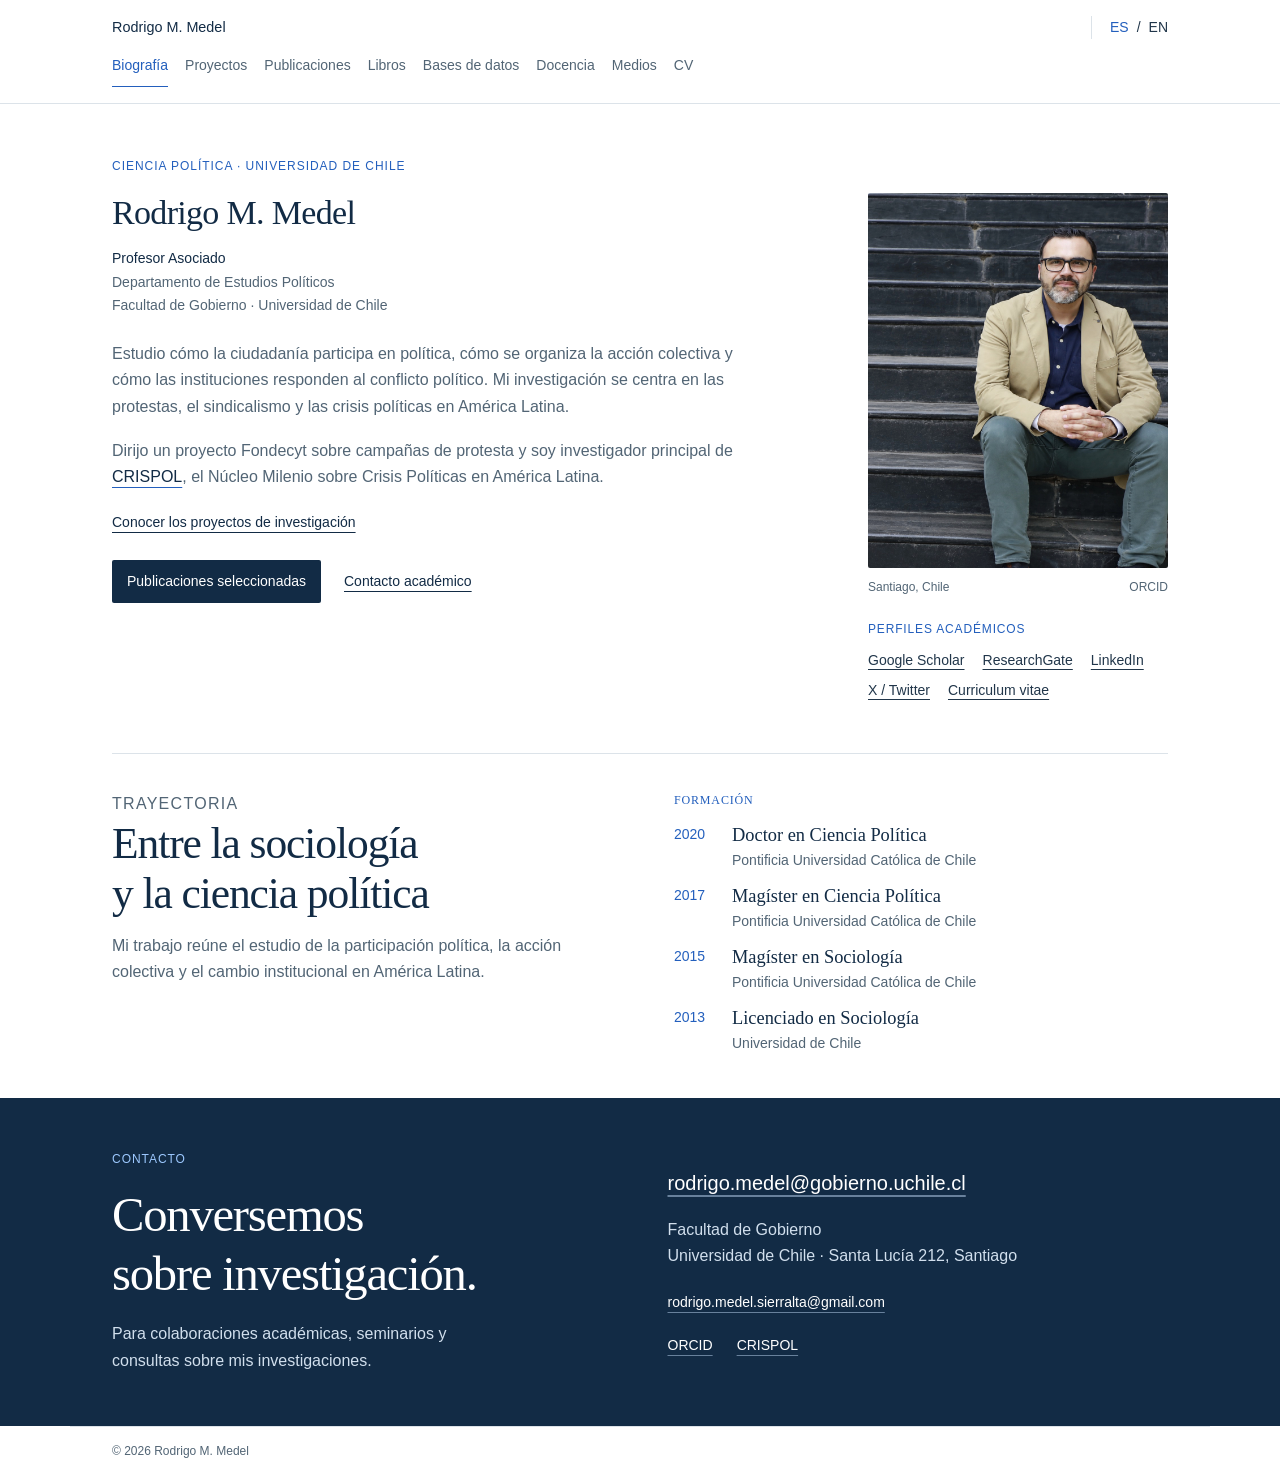
<file: index.html>
<!doctype html>
<html lang="es">
<head>
  <meta charset="utf-8">
  <meta name="viewport" content="width=device-width,initial-scale=1">
  <title>Biografía | Rodrigo M. Medel</title>
  <meta name="description" content="Biografía, formación y contacto de Rodrigo M. Medel, profesor asociado de la Facultad de Gobierno, Universidad de Chile.">
  <meta name="theme-color" content="#122b45">
  <meta property="og:title" content="Biografía | Rodrigo M. Medel">
  <meta property="og:description" content="Biografía, formación y contacto de Rodrigo M. Medel, profesor asociado de la Facultad de Gobierno, Universidad de Chile.">
  <meta property="og:type" content="website">
  <link rel="icon" type="image/svg+xml" href="data:image/svg+xml,%3Csvg xmlns='http://www.w3.org/2000/svg' viewBox='0 0 32 32'%3E%3Crect width='32' height='32' rx='4' fill='%23122b45'/%3E%3Ctext x='16' y='22' text-anchor='middle' font-family='Georgia,serif' font-size='20' fill='white'%3EM%3C/text%3E%3Cpath d='M6 27h20' stroke='%235aacff' stroke-width='2'/%3E%3C/svg%3E">
  <link rel="stylesheet" href="styles.css?v=20261001-8">
  <link rel="stylesheet" href="portada.css?v=20261001-6">
  <script src="script.js" defer></script>
  <script type="application/ld+json">{"@context":"https://schema.org","@type":"Person","name":"Rodrigo M. Medel","alternateName":"Rodrigo Medel Sierralta","jobTitle":"Profesor Asociado","affiliation":{"@type":"Organization","name":"Facultad de Gobierno, Universidad de Chile"},"sameAs":["https://orcid.org/0000-0002-6610-3809"],"knowsAbout":["Political participation","Social protest","Labor unions","Political crises","Latin America"]}</script>
</head>
<body data-title-es="Biografía" data-title-en="Biography"><a class="skip-link" href="#contenido" data-en="Skip to content">Saltar al contenido</a>
<div id="rodrigo-website" lang="es">
  
  <header class="rb-header"><div class="rb-container rb-header-inner">
    <a class="rb-brand" href="index.html">Rodrigo M. Medel</a>
    <nav class="rb-nav" aria-label="Navegación principal"><a  aria-current="page" data-en="Biography" href="index.html">Biografía</a><a  data-en="Projects" href="investigacion.html">Proyectos</a><a  data-en="Publications" href="publicaciones.html">Publicaciones</a><a  data-en="Books" href="libro.html">Libros</a><a href="bases-de-datos.html" data-en="Datasets">Bases de datos</a><a  data-en="Teaching" href="docencia.html">Docencia</a><a  data-en="Media" href="medios.html">Medios</a><a  href="cv.html">CV</a></nav>
    <div class="rb-languages" aria-label="Idioma"><button  type="button" data-lang="es" aria-pressed="true">ES</button><span>/</span><button  type="button" data-lang="en" aria-pressed="false">EN</button></div>
  </div></header>
  <main id="contenido">
    <section data-view="bio">
      <div class="rb-container rb-hero">
        <p class="rb-eyebrow rb-hero-eyebrow" data-en="Political science · Universidad de Chile">Ciencia política · Universidad de Chile</p>
        <div class="rb-introduction">
          <h1 class="rb-name">Rodrigo M. Medel</h1>
          <p class="rb-affiliation"><strong data-en="Associate Professor">Profesor Asociado</strong><br><span data-en="Department of Political Studies">Departamento de Estudios Políticos</span><br><span data-en="Faculty of Government · Universidad de Chile">Facultad de Gobierno · Universidad de Chile</span></p>
          <div class="rb-copy">
            <p data-en="I study how citizens participate in politics, how collective action is organized and how institutions respond to political conflict. My research focuses on protest, labor unions and political crises in Latin America.">Estudio cómo la ciudadanía participa en política, cómo se organiza la acción colectiva y cómo las instituciones responden al conflicto político. Mi investigación se centra en las protestas, el sindicalismo y las crisis políticas en América Latina.</p>
            <p><span data-en="I lead a Fondecyt project on protest campaigns and am a principal investigator at ">Dirijo un proyecto Fondecyt sobre campañas de protesta y soy investigador principal de </span><a class="rb-crispol-link" href="https://crispol.cl/" target="_blank" rel="noopener">CRISPOL</a><span data-en=", the Millennium Nucleus on Political Crises in Latin America.">, el Núcleo Milenio sobre Crisis Políticas en América Latina.</span></p>
            <a class="rb-project-link" data-en="Explore research projects" href="investigacion.html">Conocer los proyectos de investigación</a>
          </div>
          <div class="rb-actions"><a class="rb-primary" data-en="Selected publications" href="publicaciones.html">Publicaciones seleccionadas</a><a class="rb-contact-link" href="#contacto" data-en="Academic contact">Contacto académico</a></div>
        </div>
        <aside class="rb-aside">
          <figure class="rb-portrait"><div class="rb-photo"><img src="assets/rodrigo-medel-2026.jpg" width="1060" height="1484" decoding="async" alt="Rodrigo Medel Sierralta"></div><figcaption><span>Santiago, Chile</span><a href="https://orcid.org/0000-0002-6610-3809" target="_blank" rel="noopener">ORCID</a></figcaption></figure>
          <div class="rb-profile-links"><p data-en="Academic profiles">Perfiles académicos</p><div><a  href="https://scholar.google.es/citations?user=nYgItkMAAAAJ&amp;hl=es&amp;oi=ao" target="_blank" rel="noopener">Google Scholar</a><a  href="https://www.researchgate.net/profile/Rodrigo-Medel-2" target="_blank" rel="noopener">ResearchGate</a><a  href="https://www.linkedin.com/in/rodrigo-medel-sierralta-3b097529/" target="_blank" rel="noopener">LinkedIn</a><a  href="https://twitter.com/Rodrigo_Medel_S" target="_blank" rel="noopener">X / Twitter</a><a  href="cv.html">Curriculum vitae</a></div></div>
        </aside>
      </div>
      <div class="rb-container"><section class="rb-background">
        <div><p class="rb-eyebrow" data-en="Background">Trayectoria</p><h2 class="rb-section-title" data-en="Between sociology<br>and political science">Entre la sociología<br>y la ciencia política</h2><p data-en="My work brings together the study of political participation, collective action and institutional change in Latin America.">Mi trabajo reúne el estudio de la participación política, la acción colectiva y el cambio institucional en América Latina.</p></div>
        <div><h3 class="rb-education-label" data-en="Education">Formación</h3><div class="rb-education"><time>2020</time><div><span data-en="PhD in Political Science">Doctor en Ciencia Política</span><small>Pontificia Universidad Católica de Chile</small></div><time>2017</time><div><span data-en="MA in Political Science">Magíster en Ciencia Política</span><small>Pontificia Universidad Católica de Chile</small></div><time>2015</time><div><span data-en="MA in Sociology">Magíster en Sociología</span><small>Pontificia Universidad Católica de Chile</small></div><time>2013</time><div><span data-en="BA in Sociology">Licenciado en Sociología</span><small>Universidad de Chile</small></div></div></div>
      </section></div>
      <section class="rb-contact" id="contacto"><div class="rb-container rb-contact-layout"><div><p class="rb-eyebrow" data-en="Contact">Contacto</p><h2 class="rb-section-title" data-en="Let’s talk<br>about research.">Conversemos<br>sobre investigación.</h2><p data-en="For academic collaborations, seminars and inquiries about my research.">Para colaboraciones académicas, seminarios y consultas sobre mis investigaciones.</p></div><div class="rb-contact-links"><a class="rb-email" href="mailto:rodrigo.medel@gobierno.uchile.cl">rodrigo.medel@gobierno.uchile.cl</a><p data-en="Faculty of Government<br>Universidad de Chile · Santa Lucía 212, Santiago">Facultad de Gobierno<br>Universidad de Chile · Santa Lucía 212, Santiago</p><a  href="mailto:rodrigo.medel.sierralta@gmail.com">rodrigo.medel.sierralta@gmail.com</a><div class="rb-external-links"><a  href="https://orcid.org/0000-0002-6610-3809" target="_blank" rel="noopener">ORCID</a><a  href="https://crispol.cl/" target="_blank" rel="noopener">CRISPOL</a></div></div></div></section>
    </section>
</main>
  <footer class="rb-container rb-footer">© 2026 Rodrigo M. Medel</footer>
  
</div>

</body>
</html>
</file>
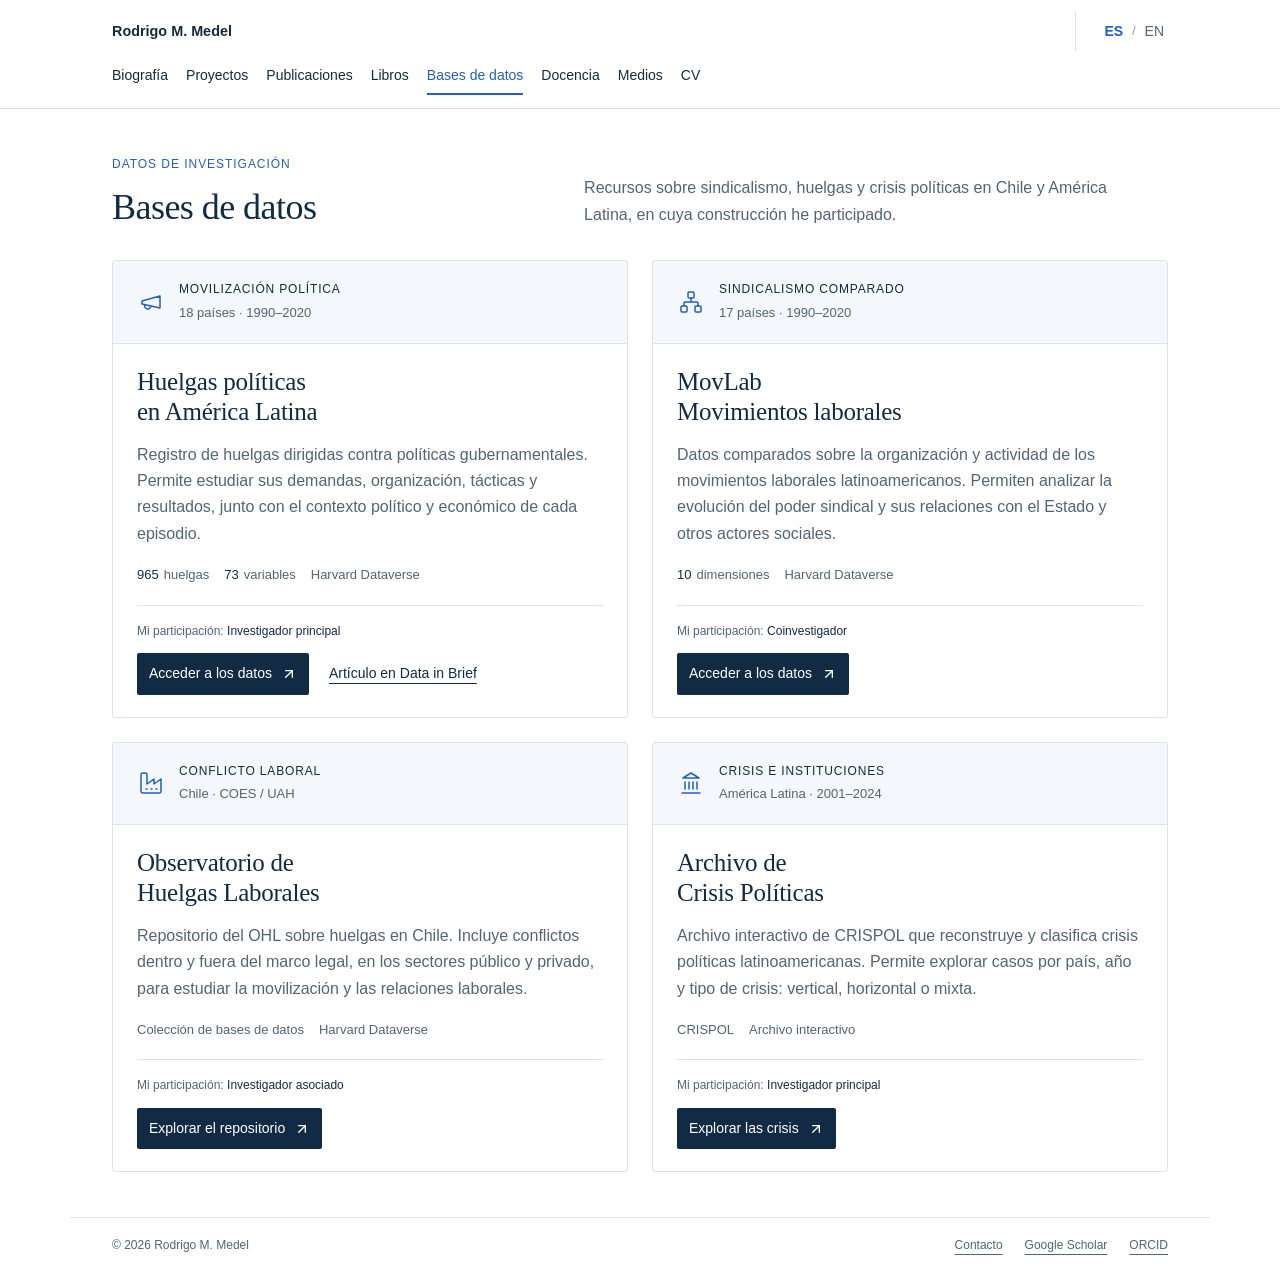
<file: bases-de-datos.html>
<!doctype html>
<html lang="es">
<head>
  <meta charset="utf-8">
  <meta name="viewport" content="width=device-width,initial-scale=1">
  <title>Bases de datos | Rodrigo M. Medel</title>
  <meta name="description" content="Bases de datos sobre huelgas políticas, movimientos laborales, conflicto laboral y crisis políticas en Chile y América Latina.">
  <meta name="theme-color" content="#122b45">
  <meta property="og:title" content="Bases de datos | Rodrigo M. Medel">
  <meta property="og:description" content="Bases de datos sobre huelgas políticas, movimientos laborales, conflicto laboral y crisis políticas en Chile y América Latina.">
  <meta property="og:type" content="website">
  <link rel="icon" type="image/svg+xml" href="data:image/svg+xml,%3Csvg xmlns='http://www.w3.org/2000/svg' viewBox='0 0 32 32'%3E%3Crect width='32' height='32' rx='4' fill='%23122b45'/%3E%3Ctext x='16' y='22' text-anchor='middle' font-family='Georgia,serif' font-size='20' fill='white'%3EM%3C/text%3E%3Cpath d='M6 27h20' stroke='%235aacff' stroke-width='2'/%3E%3C/svg%3E">
  <link rel="stylesheet" href="styles.css?v=20261001-8">
  <link rel="stylesheet" href="bases-de-datos.css?v=20261001-6">
  <script src="script.js" defer></script>
  <script type="application/ld+json">{"@context":"https://schema.org","@type":"Person","name":"Rodrigo M. Medel","alternateName":"Rodrigo Medel Sierralta","jobTitle":"Profesor Asociado","affiliation":{"@type":"Organization","name":"Facultad de Gobierno, Universidad de Chile"},"sameAs":["https://orcid.org/0000-0002-6610-3809"],"knowsAbout":["Political participation","Social protest","Labor unions","Political crises","Latin America"]}</script>
</head>
<body data-title-es="Bases de datos" data-title-en="Datasets"><a class="skip-link" href="#contenido" data-en="Skip to content">Saltar al contenido</a>
<header class="site-header">
    <div class="container header-inner">
      <a href="index.html" class="brand" aria-label="Rodrigo M. Medel, inicio" data-en-aria="Rodrigo M. Medel, home"><span class="brand-name">Rodrigo M. Medel</span></a>
      <nav aria-label="Navegación principal" data-en-aria="Main navigation"><a href="index.html" data-en="Biography">Biografía</a><a href="investigacion.html" data-en="Projects">Proyectos</a><a href="publicaciones.html" data-en="Publications">Publicaciones</a><a href="libro.html" data-en="Books">Libros</a><a href="bases-de-datos.html" data-en="Datasets" class="active" aria-current="page">Bases de datos</a><a href="docencia.html" data-en="Teaching">Docencia</a><a href="medios.html" data-en="Media">Medios</a><a href="cv.html" data-en="CV">CV</a></nav>
      <div class="language-switch" role="group" aria-label="Idioma / Language">
        <button type="button" data-lang="es" aria-pressed="true" aria-label="Español">ES</button><span aria-hidden="true">/</span><button type="button" data-lang="en" aria-pressed="false" aria-label="English">EN</button>
      </div>
    </div>
  </header>
<div id="rodrigo-datasets-proposal">
<main id="contenido" class="rd-container rd-main">
    <div class="rd-intro"><div><p class="rd-eyebrow" data-en="Research data">Datos de investigación</p><h1 data-en="Datasets">Bases de datos</h1></div><p class="rd-lead" data-en="Research resources on labor unions, strikes and political crises in Chile and Latin America that I have helped develop.">Recursos sobre sindicalismo, huelgas y crisis políticas en Chile y América Latina, en cuya construcción he participado.</p></div>
    <div class="rd-grid">
      <article class="rd-dataset" aria-labelledby="rd-strikes-title">
        <div class="rd-card-top"><span class="rd-icon"><svg aria-hidden="true" focusable="false"
  class="lucide lucide-megaphone"
  xmlns="http://www.w3.org/2000/svg"
  width="24"
  height="24"
  viewBox="0 0 24 24"
  fill="none"
  stroke="currentColor"
  stroke-width="2"
  stroke-linecap="round"
  stroke-linejoin="round"
>
  <path d="m3 11 18-5v12L3 14v-3z" />
  <path d="M11.6 16.8a3 3 0 1 1-5.8-1.6" />
</svg></span><div><div class="rd-domain" data-en="Political mobilization">Movilización política</div><div class="rd-scope" data-en="18 countries · 1990–2020">18 países · 1990–2020</div></div></div>
        <div class="rd-card-body"><h2 id="rd-strikes-title" data-en="Political strikes<br>in Latin America">Huelgas políticas<br>en América Latina</h2><p class="rd-description" data-en="A record of strikes challenging government policies. It documents demands, organization, tactics and outcomes, alongside the political and economic context of each event.">Registro de huelgas dirigidas contra políticas gubernamentales. Permite estudiar sus demandas, organización, tácticas y resultados, junto con el contexto político y económico de cada episodio.</p><div class="rd-details"><span><strong>965</strong><span data-en="strikes">huelgas</span></span><span><strong>73</strong><span data-en="variables">variables</span></span><span>Harvard Dataverse</span></div><div class="rd-card-bottom"><p class="rd-role"><span data-en="My role: ">Mi participación: </span><span data-en="Principal investigator">Investigador principal</span></p><div class="rd-actions"><a class="rd-primary" href="https://doi.org/10.7910/DVN/YZRT6V" target="_blank" rel="noopener"><span data-en="Access dataset">Acceder a los datos</span><svg aria-hidden="true" focusable="false"
  class="lucide lucide-arrow-up-right"
  xmlns="http://www.w3.org/2000/svg"
  width="24"
  height="24"
  viewBox="0 0 24 24"
  fill="none"
  stroke="currentColor"
  stroke-width="2"
  stroke-linecap="round"
  stroke-linejoin="round"
>
  <path d="M7 7h10v10" />
  <path d="M7 17 17 7" />
</svg></a><a class="rd-secondary" href="https://www.sciencedirect.com/science/article/pii/S2352340925009011" target="_blank" rel="noopener" data-en="Data in Brief article">Artículo en Data in Brief</a></div></div></div>
      </article>
      <article class="rd-dataset" aria-labelledby="rd-movlab-title">
        <div class="rd-card-top"><span class="rd-icon"><svg aria-hidden="true" focusable="false"
  class="lucide lucide-network"
  xmlns="http://www.w3.org/2000/svg"
  width="24"
  height="24"
  viewBox="0 0 24 24"
  fill="none"
  stroke="currentColor"
  stroke-width="2"
  stroke-linecap="round"
  stroke-linejoin="round"
>
  <rect x="16" y="16" width="6" height="6" rx="1" />
  <rect x="2" y="16" width="6" height="6" rx="1" />
  <rect x="9" y="2" width="6" height="6" rx="1" />
  <path d="M5 16v-3a1 1 0 0 1 1-1h12a1 1 0 0 1 1 1v3" />
  <path d="M12 12V8" />
</svg></span><div><div class="rd-domain" data-en="Comparative union research">Sindicalismo comparado</div><div class="rd-scope" data-en="17 countries · 1990–2020">17 países · 1990–2020</div></div></div>
        <div class="rd-card-body"><h2 id="rd-movlab-title" data-en="MovLab<br>Labor movements">MovLab<br>Movimientos laborales</h2><p class="rd-description" data-en="Comparative data on the organization and activities of Latin American labor movements. A resource for studying changes in union power and relations with the state and other social actors.">Datos comparados sobre la organización y actividad de los movimientos laborales latinoamericanos. Permiten analizar la evolución del poder sindical y sus relaciones con el Estado y otros actores sociales.</p><div class="rd-details"><span><strong>10</strong><span data-en="dimensions">dimensiones</span></span><span>Harvard Dataverse</span></div><div class="rd-card-bottom"><p class="rd-role"><span data-en="My role: ">Mi participación: </span><span data-en="Co-investigator">Coinvestigador</span></p><div class="rd-actions"><a class="rd-primary" href="https://dataverse.harvard.edu/dataset.xhtml?persistentId=doi:10.7910/DVN/7GV4FA" target="_blank" rel="noopener"><span data-en="Access dataset">Acceder a los datos</span><svg aria-hidden="true" focusable="false"
  class="lucide lucide-arrow-up-right"
  xmlns="http://www.w3.org/2000/svg"
  width="24"
  height="24"
  viewBox="0 0 24 24"
  fill="none"
  stroke="currentColor"
  stroke-width="2"
  stroke-linecap="round"
  stroke-linejoin="round"
>
  <path d="M7 7h10v10" />
  <path d="M7 17 17 7" />
</svg></a></div></div></div>
      </article>
      <article class="rd-dataset" aria-labelledby="rd-ohl-title">
        <div class="rd-card-top"><span class="rd-icon"><svg aria-hidden="true" focusable="false"
  class="lucide lucide-factory"
  xmlns="http://www.w3.org/2000/svg"
  width="24"
  height="24"
  viewBox="0 0 24 24"
  fill="none"
  stroke="currentColor"
  stroke-width="2"
  stroke-linecap="round"
  stroke-linejoin="round"
>
  <path d="M2 20a2 2 0 0 0 2 2h16a2 2 0 0 0 2-2V8l-7 5V8l-7 5V4a2 2 0 0 0-2-2H4a2 2 0 0 0-2 2Z" />
  <path d="M17 18h1" />
  <path d="M12 18h1" />
  <path d="M7 18h1" />
</svg></span><div><div class="rd-domain" data-en="Labor conflict">Conflicto laboral</div><div class="rd-scope">Chile · COES / UAH</div></div></div>
        <div class="rd-card-body"><h2 id="rd-ohl-title" data-en="Labor Strikes<br>Observatory">Observatorio de<br>Huelgas Laborales</h2><p class="rd-description" data-en="The OHL repository of strikes in Chile. It covers strikes within and outside the legal framework, in public and private sectors, supporting research on labor mobilization and industrial relations.">Repositorio del OHL sobre huelgas en Chile. Incluye conflictos dentro y fuera del marco legal, en los sectores público y privado, para estudiar la movilización y las relaciones laborales.</p><div class="rd-details"><span data-en="Dataset collection">Colección de bases de datos</span><span>Harvard Dataverse</span></div><div class="rd-card-bottom"><p class="rd-role"><span data-en="My role: ">Mi participación: </span><span data-en="Associate researcher">Investigador asociado</span></p><div class="rd-actions"><a class="rd-primary" href="https://dataverse.harvard.edu/dataverse/ohl" target="_blank" rel="noopener"><span data-en="Explore repository">Explorar el repositorio</span><svg aria-hidden="true" focusable="false"
  class="lucide lucide-arrow-up-right"
  xmlns="http://www.w3.org/2000/svg"
  width="24"
  height="24"
  viewBox="0 0 24 24"
  fill="none"
  stroke="currentColor"
  stroke-width="2"
  stroke-linecap="round"
  stroke-linejoin="round"
>
  <path d="M7 7h10v10" />
  <path d="M7 17 17 7" />
</svg></a></div></div></div>
      </article>
      <article class="rd-dataset" aria-labelledby="rd-crispol-title">
        <div class="rd-card-top"><span class="rd-icon"><svg aria-hidden="true" focusable="false"
  class="lucide lucide-landmark"
  xmlns="http://www.w3.org/2000/svg"
  width="24"
  height="24"
  viewBox="0 0 24 24"
  fill="none"
  stroke="currentColor"
  stroke-width="2"
  stroke-linecap="round"
  stroke-linejoin="round"
>
  <line x1="3" x2="21" y1="22" y2="22" />
  <line x1="6" x2="6" y1="18" y2="11" />
  <line x1="10" x2="10" y1="18" y2="11" />
  <line x1="14" x2="14" y1="18" y2="11" />
  <line x1="18" x2="18" y1="18" y2="11" />
  <polygon points="12 2 20 7 4 7" />
</svg></span><div><div class="rd-domain" data-en="Crises and institutions">Crisis e instituciones</div><div class="rd-scope" data-en="Latin America · 2001–2024">América Latina · 2001–2024</div></div></div>
        <div class="rd-card-body"><h2 id="rd-crispol-title" data-en="Political Crises<br>Archive">Archivo de<br>Crisis Políticas</h2><p class="rd-description" data-en="CRISPOL’s interactive archive reconstructs and classifies political crises in Latin America. Explore cases by country, year and crisis type: vertical, horizontal or mixed.">Archivo interactivo de CRISPOL que reconstruye y clasifica crisis políticas latinoamericanas. Permite explorar casos por país, año y tipo de crisis: vertical, horizontal o mixta.</p><div class="rd-details"><span>CRISPOL</span><span data-en="Interactive archive">Archivo interactivo</span></div><div class="rd-card-bottom"><p class="rd-role"><span data-en="My role: ">Mi participación: </span><span data-en="Principal investigator">Investigador principal</span></p><div class="rd-actions"><a class="rd-primary" href="https://crispol.cl/archivo-de-crisis/" target="_blank" rel="noopener"><span data-en="Explore crises">Explorar las crisis</span><svg aria-hidden="true" focusable="false"
  class="lucide lucide-arrow-up-right"
  xmlns="http://www.w3.org/2000/svg"
  width="24"
  height="24"
  viewBox="0 0 24 24"
  fill="none"
  stroke="currentColor"
  stroke-width="2"
  stroke-linecap="round"
  stroke-linejoin="round"
>
  <path d="M7 7h10v10" />
  <path d="M7 17 17 7" />
</svg></a></div></div></div>
      </article>
    </div>
  </main>
<footer class="rd-container rd-footer"><span>© 2026 Rodrigo M. Medel</span><a href="https://rodrigomedel.github.io/#contacto" target="_blank" rel="noopener" data-en="Contact">Contacto</a><a href="https://scholar.google.es/citations?user=nYgItkMAAAAJ&amp;hl=es&amp;oi=ao" target="_blank" rel="noopener">Google Scholar</a><a href="https://orcid.org/0000-0002-6610-3809" target="_blank" rel="noopener">ORCID</a></footer>
</div>
</body>
</html>
</file>
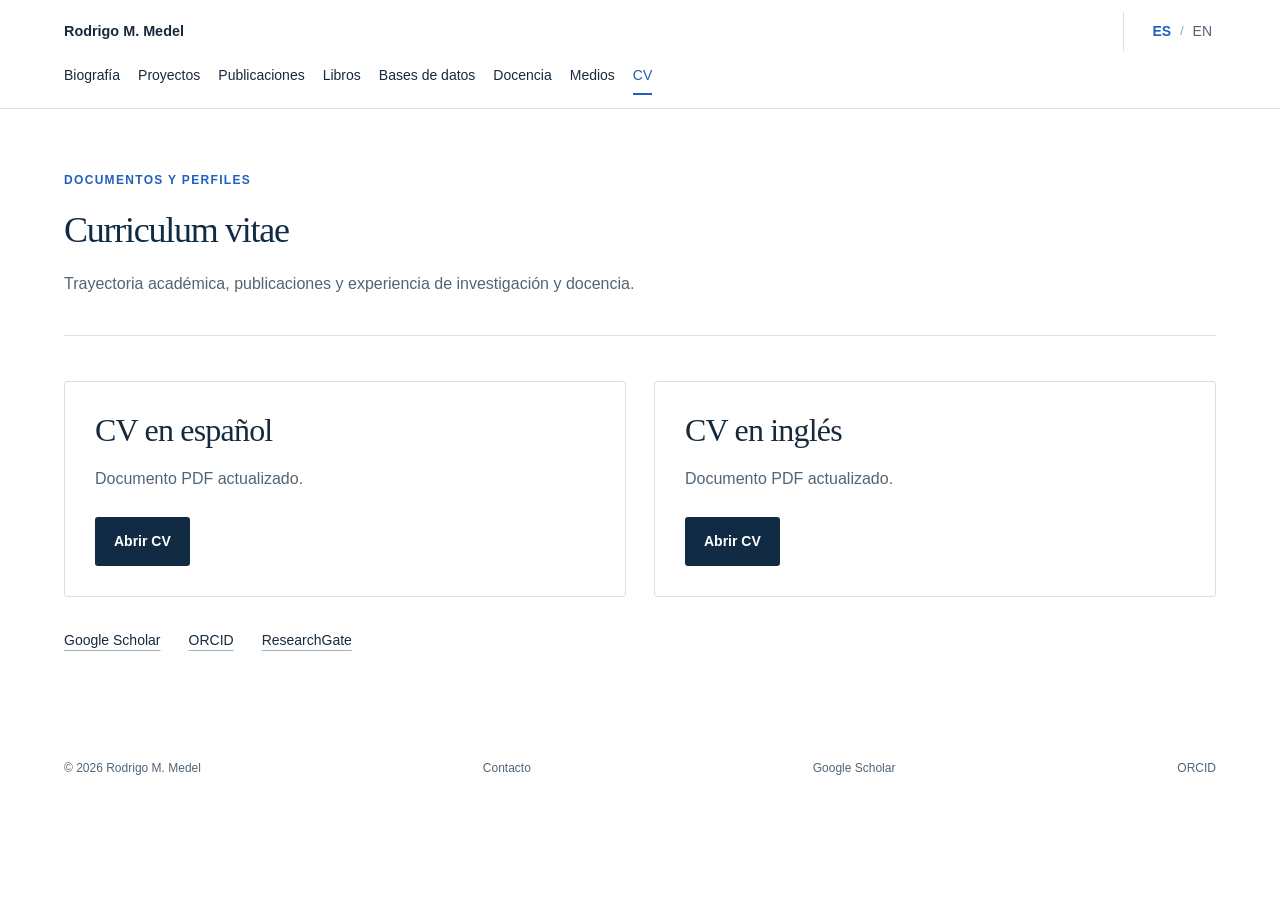
<file: cv.html>
<!doctype html>
<html lang="es">
<head>
  <meta charset="utf-8">
  <meta name="viewport" content="width=device-width,initial-scale=1">
  <title>Curriculum vitae | Rodrigo M. Medel</title>
  <meta name="description" content="CV de Rodrigo M. Medel en español e inglés y enlaces a sus perfiles académicos.">
  <meta name="theme-color" content="#122b45">
  <meta property="og:title" content="Curriculum vitae | Rodrigo M. Medel">
  <meta property="og:description" content="CV de Rodrigo M. Medel en español e inglés y enlaces a sus perfiles académicos.">
  <meta property="og:type" content="website">
  <link rel="icon" type="image/svg+xml" href="data:image/svg+xml,%3Csvg xmlns='http://www.w3.org/2000/svg' viewBox='0 0 32 32'%3E%3Crect width='32' height='32' rx='4' fill='%23122b45'/%3E%3Ctext x='16' y='22' text-anchor='middle' font-family='Georgia,serif' font-size='20' fill='white'%3EM%3C/text%3E%3Cpath d='M6 27h20' stroke='%235aacff' stroke-width='2'/%3E%3C/svg%3E">
  <link rel="stylesheet" href="styles.css?v=20261002-5">
  <script src="script.js" defer></script>
  <script type="application/ld+json">{"@context":"https://schema.org","@type":"Person","name":"Rodrigo M. Medel","alternateName":"Rodrigo Medel Sierralta","jobTitle":"Profesor Asociado","affiliation":{"@type":"Organization","name":"Facultad de Gobierno, Universidad de Chile"},"sameAs":["https://orcid.org/0000-0002-6610-3809"],"knowsAbout":["Political participation","Social protest","Labor unions","Political crises","Latin America"]}</script>
</head>
<body data-title-es="Curriculum vitae" data-title-en="Curriculum vitae"><a class="skip-link" href="#contenido" data-en="Skip to content">Saltar al contenido</a><header class="site-header">
    <div class="container header-inner">
      <a href="index.html" class="brand" aria-label="Rodrigo M. Medel, inicio" data-en-aria="Rodrigo M. Medel, home"><span class="brand-name">Rodrigo M. Medel</span></a>
      <nav aria-label="Navegación principal" data-en-aria="Main navigation"><a href="index.html" data-en="Biography">Biografía</a><a href="investigacion.html" data-en="Projects">Proyectos</a><a href="publicaciones.html" data-en="Publications">Publicaciones</a><a href="libro.html" data-en="Books">Libros</a><a href="bases-de-datos.html" data-en="Datasets">Bases de datos</a><a href="docencia.html" data-en="Teaching">Docencia</a><a href="medios.html" data-en="Media">Medios</a><a href="cv.html" data-en="CV" class="active" aria-current="page">CV</a></nav>
      <div class="language-switch" role="group" aria-label="Idioma / Language">
        <button type="button" data-lang="es" aria-pressed="true" aria-label="Español">ES</button><span aria-hidden="true">/</span><button type="button" data-lang="en" aria-pressed="false" aria-label="English">EN</button>
      </div>
    </div>
  </header><main id="contenido"><section class="page-heading container"><p class="eyebrow" data-en="Documents and profiles">Documentos y perfiles</p><h1  data-en="Curriculum vitae">Curriculum vitae</h1><p class="page-intro" data-en="Academic background, publications and research and teaching experience.">Trayectoria académica, publicaciones y experiencia de investigación y docencia.</p></section><section class="container cv-page"><div class="course-grid"><article class="course"><h2  data-en="CV in Spanish">CV en español</h2><p  data-en="Updated PDF document.">Documento PDF actualizado.</p><div class="hero-actions"><a class="button primary" href="assets/cv-rodrigo-medel-es.pdf?v=20261001" target="_blank" rel="noopener noreferrer" data-en="Open CV">Abrir CV</a></div></article><article class="course"><h2  data-en="CV in English">CV en inglés</h2><p  data-en="Updated PDF document.">Documento PDF actualizado.</p><div class="hero-actions"><a class="button primary" href="assets/cv-rodrigo-medel-en.pdf?v=20261001" target="_blank" rel="noopener noreferrer" data-en="Open CV">Abrir CV</a></div></article></div><div class="cv-links"><a class="text-link" href="https://scholar.google.es/citations?user=nYgItkMAAAAJ&amp;hl=es&amp;oi=ao" target="_blank" rel="noopener noreferrer">Google Scholar</a><a class="text-link" href="https://orcid.org/0000-0002-6610-3809" target="_blank" rel="noopener noreferrer">ORCID</a><a class="text-link" href="https://www.researchgate.net/profile/Rodrigo-Medel-2" target="_blank" rel="noopener noreferrer">ResearchGate</a></div></section></main><footer class="site-footer container"><span>© 2026 Rodrigo M. Medel</span><a class="text-link" href="index.html#contacto" data-en="Contact">Contacto</a><a class="text-link" href="https://scholar.google.es/citations?user=nYgItkMAAAAJ&amp;hl=es&amp;oi=ao" target="_blank" rel="noopener noreferrer">Google Scholar</a><a class="text-link" href="https://orcid.org/0000-0002-6610-3809" target="_blank" rel="noopener noreferrer">ORCID</a></footer></body></html>
</file>
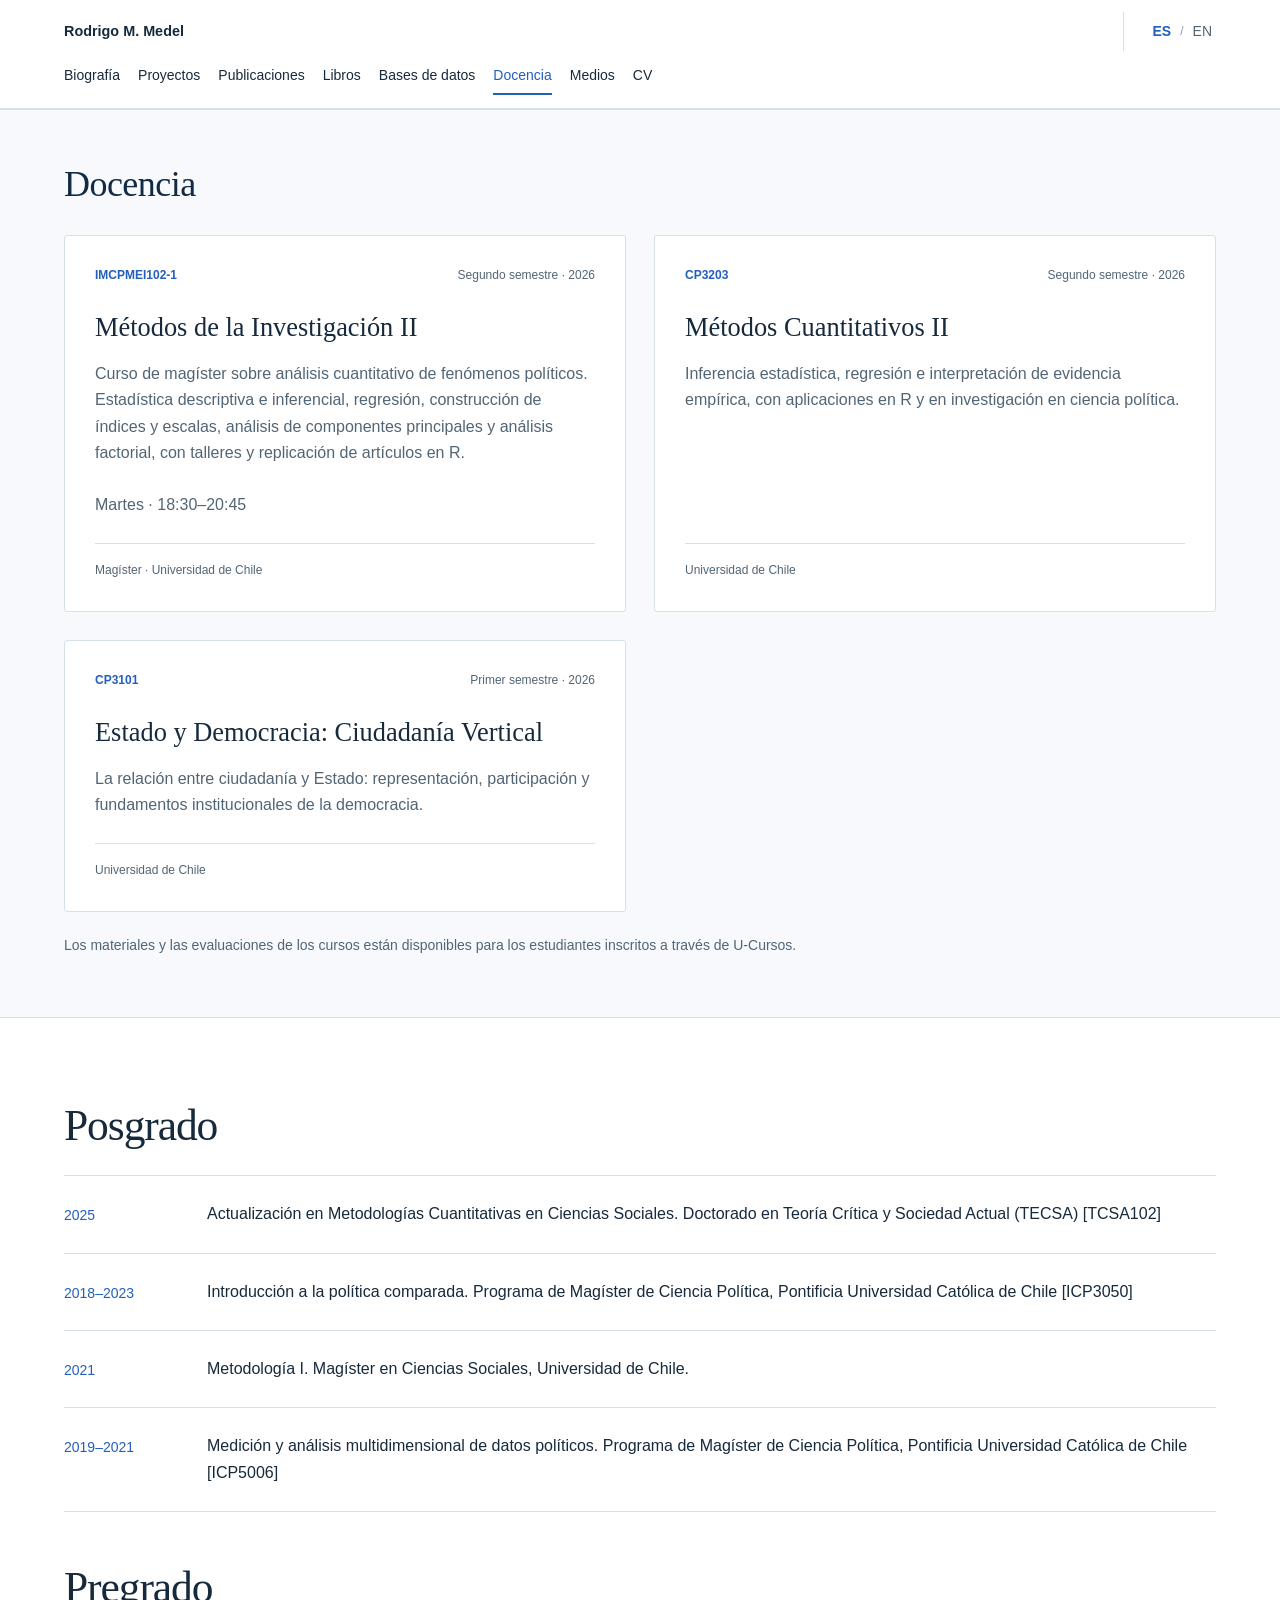
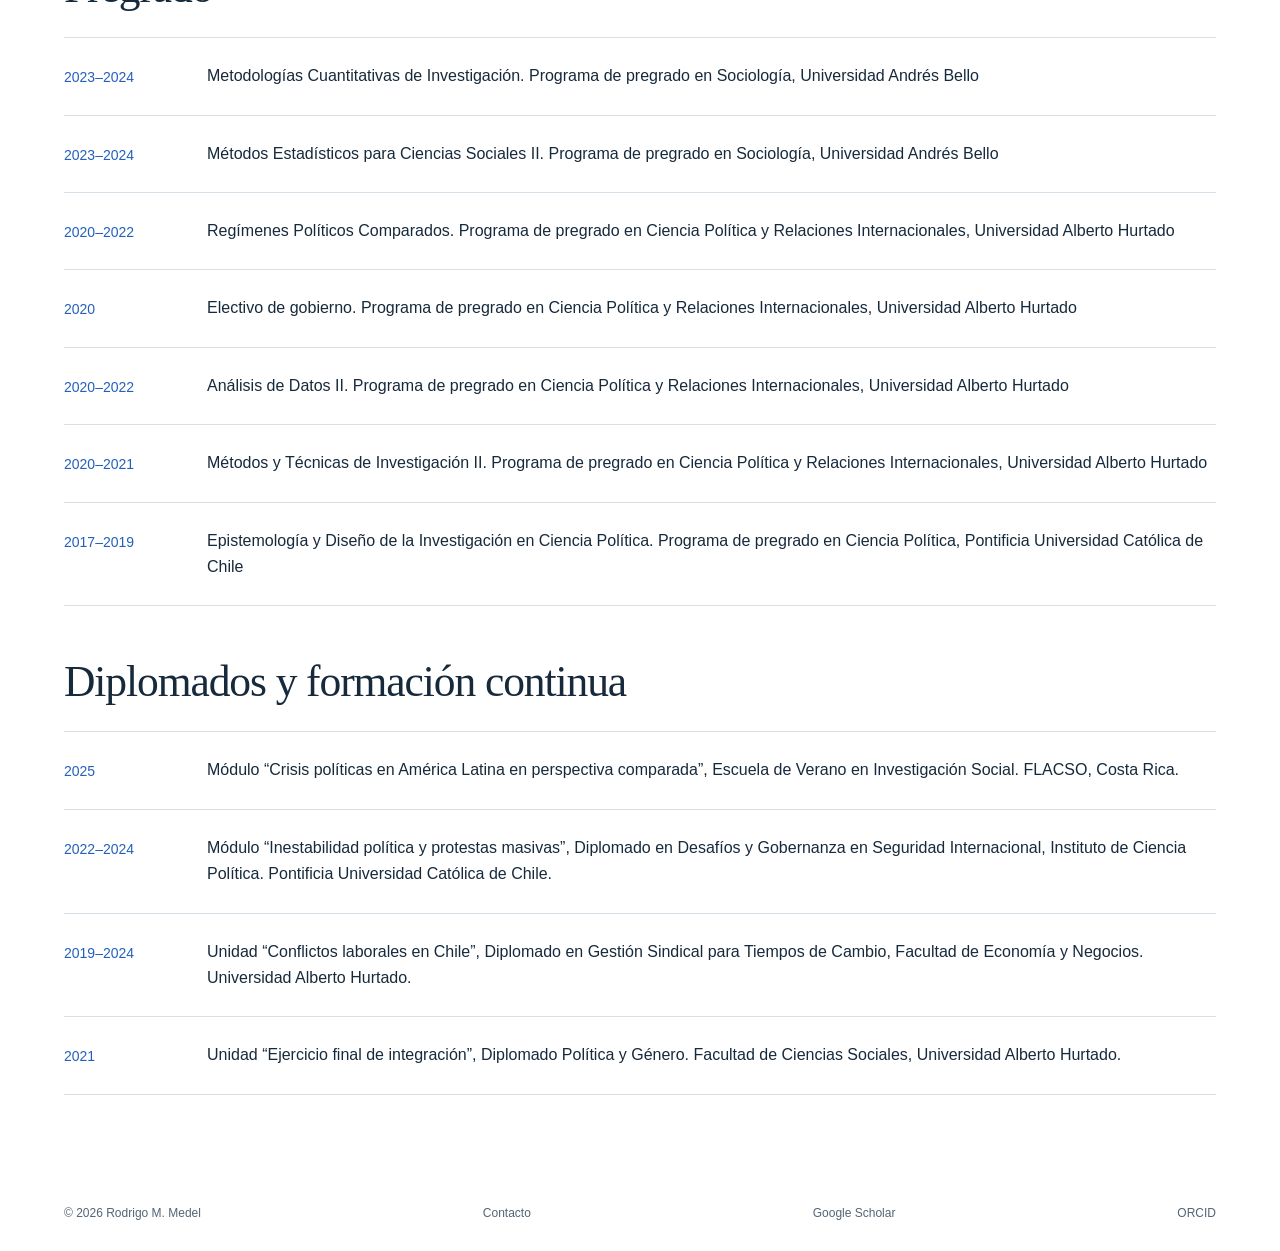
<file: docencia.html>
<!doctype html>
<html lang="es">
<head>
  <meta charset="utf-8">
  <meta name="viewport" content="width=device-width,initial-scale=1">
  <title>Docencia | Rodrigo M. Medel</title>
  <meta name="description" content="Cursos actuales y trayectoria docente de Rodrigo M. Medel en pregrado, posgrado, diplomados y formación continua.">
  <meta name="theme-color" content="#122b45">
  <meta property="og:title" content="Docencia | Rodrigo M. Medel">
  <meta property="og:description" content="Cursos actuales y trayectoria docente de Rodrigo M. Medel en pregrado, posgrado, diplomados y formación continua.">
  <meta property="og:type" content="website">
  <link rel="icon" type="image/svg+xml" href="data:image/svg+xml,%3Csvg xmlns='http://www.w3.org/2000/svg' viewBox='0 0 32 32'%3E%3Crect width='32' height='32' rx='4' fill='%23122b45'/%3E%3Ctext x='16' y='22' text-anchor='middle' font-family='Georgia,serif' font-size='20' fill='white'%3EM%3C/text%3E%3Cpath d='M6 27h20' stroke='%235aacff' stroke-width='2'/%3E%3C/svg%3E">
  <link rel="stylesheet" href="styles.css?v=20261002-6">
  <script src="script.js" defer></script>
  <script type="application/ld+json">{"@context":"https://schema.org","@type":"Person","name":"Rodrigo M. Medel","alternateName":"Rodrigo Medel Sierralta","jobTitle":"Profesor Asociado","affiliation":{"@type":"Organization","name":"Facultad de Gobierno, Universidad de Chile"},"sameAs":["https://orcid.org/0000-0002-6610-3809"],"knowsAbout":["Political participation","Social protest","Labor unions","Political crises","Latin America"]}</script>
</head>
<body data-title-es="Docencia" data-title-en="Teaching"><a class="skip-link" href="#contenido" data-en="Skip to content">Saltar al contenido</a><header class="site-header">
    <div class="container header-inner">
      <a href="index.html" class="brand" aria-label="Rodrigo M. Medel, inicio" data-en-aria="Rodrigo M. Medel, home"><span class="brand-name">Rodrigo M. Medel</span></a>
      <nav aria-label="Navegación principal" data-en-aria="Main navigation"><a href="index.html" data-en="Biography">Biografía</a><a href="investigacion.html" data-en="Projects">Proyectos</a><a href="publicaciones.html" data-en="Publications">Publicaciones</a><a href="libro.html" data-en="Books">Libros</a><a href="bases-de-datos.html" data-en="Datasets">Bases de datos</a><a href="docencia.html" data-en="Teaching" class="active" aria-current="page">Docencia</a><a href="medios.html" data-en="Media">Medios</a><a href="cv.html" data-en="CV">CV</a></nav>
      <div class="language-switch" role="group" aria-label="Idioma / Language">
        <button type="button" data-lang="es" aria-pressed="true" aria-label="Español">ES</button><span aria-hidden="true">/</span><button type="button" data-lang="en" aria-pressed="false" aria-label="English">EN</button>
      </div>
    </div>
  </header><main id="contenido"><section class="teaching-section" id="docencia" aria-labelledby="teaching-title"><div class="container">
      <div class="section-heading"><h1 id="teaching-title" data-en="Teaching">Docencia</h1></div>
      <div class="course-grid"><article class="course"><div class="course-top"><span>IMCPMEI102-1</span><span data-en="Second semester · 2026">Segundo semestre · 2026</span></div><h3 data-en="Research Methods II">Métodos de la Investigación II</h3><p data-en="Master’s course on quantitative analysis of political phenomena. Descriptive and inferential statistics, regression, indices and scales, principal component analysis and factor analysis, with practical work and article replication in R.">Curso de magíster sobre análisis cuantitativo de fenómenos políticos. Estadística descriptiva e inferencial, regresión, construcción de índices y escalas, análisis de componentes principales y análisis factorial, con talleres y replicación de artículos en R.</p><p data-en="Tuesdays · 18:30–20:45">Martes · 18:30–20:45</p><span class="course-bottom" data-en="Master’s level · Universidad de Chile">Magíster · Universidad de Chile</span></article><article class="course"><div class="course-top"><span>CP3203</span><span data-en="Second semester · 2026">Segundo semestre · 2026</span></div><h3 data-en="Quantitative Methods II">Métodos Cuantitativos II</h3><p data-en="Statistical inference, regression and the interpretation of empirical evidence, with applications in R and political science research.">Inferencia estadística, regresión e interpretación de evidencia empírica, con aplicaciones en R y en investigación en ciencia política.</p><span class="course-bottom">Universidad de Chile</span></article><article class="course"><div class="course-top"><span>CP3101</span><span data-en="First semester · 2026">Primer semestre · 2026</span></div><h3 data-en="State and Democracy: Vertical Citizenship">Estado y Democracia: Ciudadanía Vertical</h3><p data-en="The relationship between citizens and the state: representation, participation and the institutional foundations of democracy.">La relación entre ciudadanía y Estado: representación, participación y fundamentos institucionales de la democracia.</p><span class="course-bottom">Universidad de Chile</span></article></div>
      <p class="teaching-note" data-en="Course materials and assessments are available to enrolled students through U-Cursos.">Los materiales y las evaluaciones de los cursos están disponibles para los estudiantes inscritos a través de U-Cursos.</p>
    </div></section><section class="section container teaching-history"><h2  data-en="Graduate teaching">Posgrado</h2><div class="academic-list"><article class="academic-row"><div class="row-period">2025</div><div><p class="teaching-entry">Actualización en Metodologías Cuantitativas en Ciencias Sociales. Doctorado en Teoría Crítica y Sociedad Actual (TECSA) [TCSA102]</p></div></article><article class="academic-row"><div class="row-period">2018–2023</div><div><p class="teaching-entry">Introducción a la política comparada. Programa de Magíster de Ciencia Política, Pontificia Universidad Católica de Chile [ICP3050]</p></div></article><article class="academic-row"><div class="row-period">2021</div><div><p class="teaching-entry">Metodología I. Magíster en Ciencias Sociales, Universidad de Chile.</p></div></article><article class="academic-row"><div class="row-period">2019–2021</div><div><p class="teaching-entry">Medición y análisis multidimensional de datos políticos. Programa de Magíster de Ciencia Política, Pontificia Universidad Católica de Chile [ICP5006]</p></div></article></div><h2  data-en="Undergraduate teaching">Pregrado</h2><div class="academic-list"><article class="academic-row"><div class="row-period">2023–2024</div><div><p class="teaching-entry">Metodologías Cuantitativas de Investigación. Programa de pregrado en Sociología, Universidad Andrés Bello</p></div></article><article class="academic-row"><div class="row-period">2023–2024</div><div><p class="teaching-entry">Métodos Estadísticos para Ciencias Sociales II. Programa de pregrado en Sociología, Universidad Andrés Bello</p></div></article><article class="academic-row"><div class="row-period">2020–2022</div><div><p class="teaching-entry">Regímenes Políticos Comparados. Programa de pregrado en Ciencia Política y Relaciones Internacionales, Universidad Alberto Hurtado</p></div></article><article class="academic-row"><div class="row-period">2020</div><div><p class="teaching-entry">Electivo de gobierno. Programa de pregrado en Ciencia Política y Relaciones Internacionales, Universidad Alberto Hurtado</p></div></article><article class="academic-row"><div class="row-period">2020–2022</div><div><p class="teaching-entry">Análisis de Datos II. Programa de pregrado en Ciencia Política y Relaciones Internacionales, Universidad Alberto Hurtado</p></div></article><article class="academic-row"><div class="row-period">2020–2021</div><div><p class="teaching-entry">Métodos y Técnicas de Investigación II. Programa de pregrado en Ciencia Política y Relaciones Internacionales, Universidad Alberto Hurtado</p></div></article><article class="academic-row"><div class="row-period">2017–2019</div><div><p class="teaching-entry">Epistemología y Diseño de la Investigación en Ciencia Política. Programa de pregrado en Ciencia Política, Pontificia Universidad Católica de Chile</p></div></article></div><h2  data-en="Diploma programs and continuing education">Diplomados y formación continua</h2><div class="academic-list"><article class="academic-row"><div class="row-period">2025</div><div><p class="teaching-entry">Módulo “Crisis políticas en América Latina en perspectiva comparada”, Escuela de Verano en Investigación Social. FLACSO, Costa Rica.</p></div></article><article class="academic-row"><div class="row-period">2022–2024</div><div><p class="teaching-entry">Módulo “Inestabilidad política y protestas masivas”, Diplomado en Desafíos y Gobernanza en Seguridad Internacional, Instituto de Ciencia Política. Pontificia Universidad Católica de Chile.</p></div></article><article class="academic-row"><div class="row-period">2019–2024</div><div><p class="teaching-entry">Unidad “Conflictos laborales en Chile”, Diplomado en Gestión Sindical para Tiempos de Cambio, Facultad de Economía y Negocios. Universidad Alberto Hurtado.</p></div></article><article class="academic-row"><div class="row-period">2021</div><div><p class="teaching-entry">Unidad “Ejercicio final de integración”, Diplomado Política y Género. Facultad de Ciencias Sociales, Universidad Alberto Hurtado.</p></div></article></div></section></main><footer class="site-footer container"><span>© 2026 Rodrigo M. Medel</span><a class="text-link" href="index.html#contacto" data-en="Contact">Contacto</a><a class="text-link" href="https://scholar.google.es/citations?user=nYgItkMAAAAJ&amp;hl=es&amp;oi=ao" target="_blank" rel="noopener noreferrer">Google Scholar</a><a class="text-link" href="https://orcid.org/0000-0002-6610-3809" target="_blank" rel="noopener noreferrer">ORCID</a></footer></body></html>
</file>
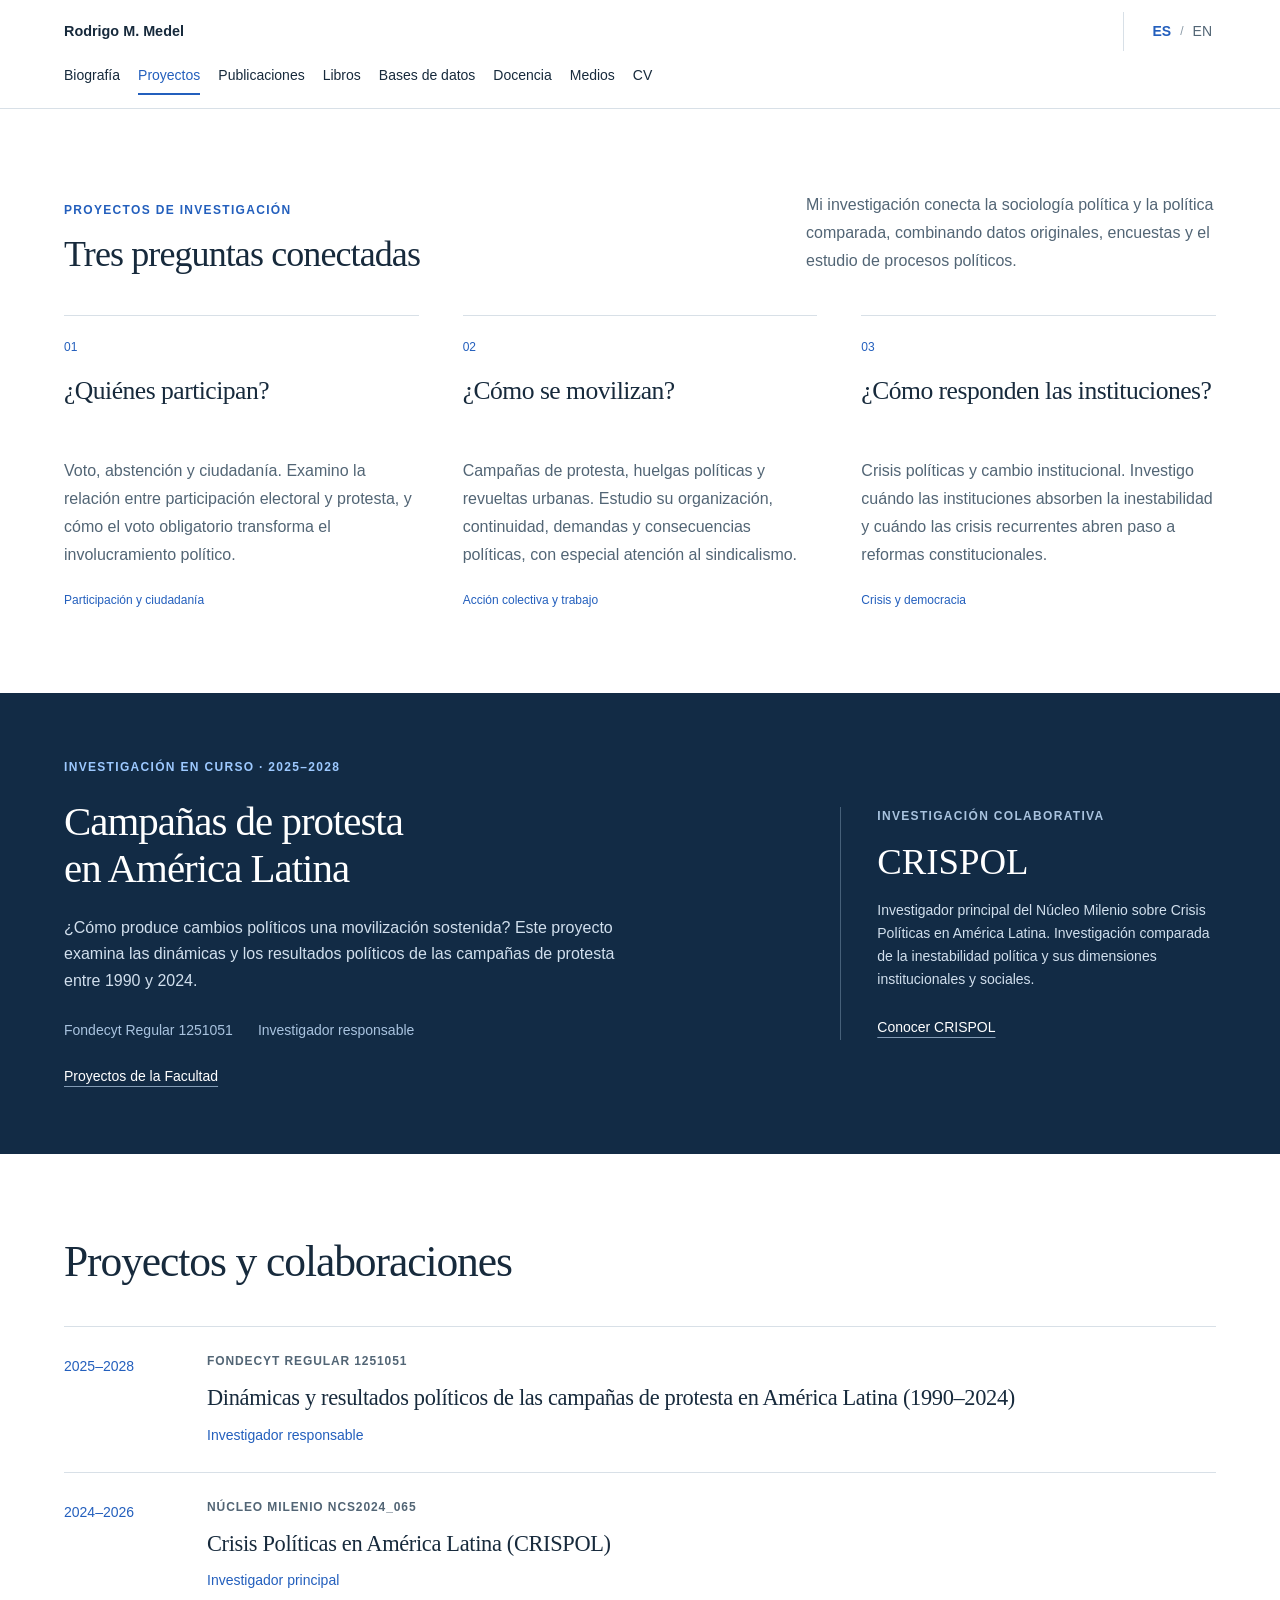
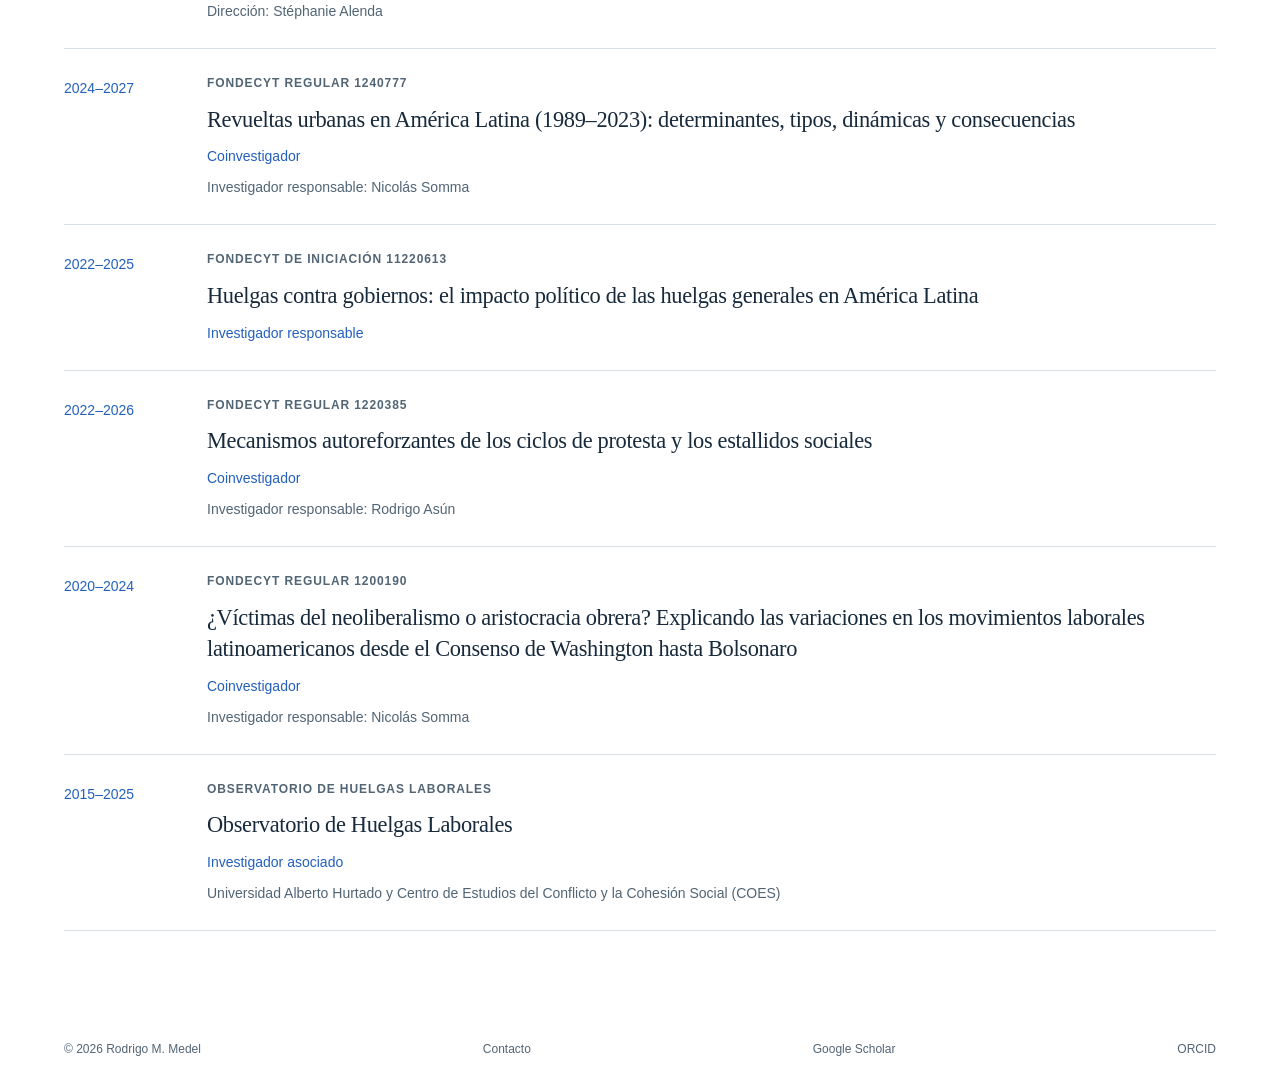
<file: investigacion.html>
<!doctype html>
<html lang="es">
<head>
  <meta charset="utf-8">
  <meta name="viewport" content="width=device-width,initial-scale=1">
  <title>Proyectos de investigación | Rodrigo M. Medel</title>
  <meta name="description" content="Agenda de investigación y siete proyectos e iniciativas sobre participación política, campañas de protesta, crisis y sindicalismo.">
  <meta name="theme-color" content="#122b45">
  <meta property="og:title" content="Proyectos de investigación | Rodrigo M. Medel">
  <meta property="og:description" content="Agenda de investigación y siete proyectos e iniciativas sobre participación política, campañas de protesta, crisis y sindicalismo.">
  <meta property="og:type" content="website">
  <link rel="icon" type="image/svg+xml" href="data:image/svg+xml,%3Csvg xmlns='http://www.w3.org/2000/svg' viewBox='0 0 32 32'%3E%3Crect width='32' height='32' rx='4' fill='%23122b45'/%3E%3Ctext x='16' y='22' text-anchor='middle' font-family='Georgia,serif' font-size='20' fill='white'%3EM%3C/text%3E%3Cpath d='M6 27h20' stroke='%235aacff' stroke-width='2'/%3E%3C/svg%3E">
  <link rel="stylesheet" href="styles.css?v=20261002-7">
  <script src="script.js" defer></script>
  <script type="application/ld+json">{"@context":"https://schema.org","@type":"Person","name":"Rodrigo M. Medel","alternateName":"Rodrigo Medel Sierralta","jobTitle":"Profesor Asociado","affiliation":{"@type":"Organization","name":"Facultad de Gobierno, Universidad de Chile"},"sameAs":["https://orcid.org/0000-0002-6610-3809"],"knowsAbout":["Political participation","Social protest","Labor unions","Political crises","Latin America"]}</script>
</head>
<body data-title-es="Proyectos de investigación" data-title-en="Research Projects"><a class="skip-link" href="#contenido" data-en="Skip to content">Saltar al contenido</a><header class="site-header">
    <div class="container header-inner">
      <a href="index.html" class="brand" aria-label="Rodrigo M. Medel, inicio" data-en-aria="Rodrigo M. Medel, home"><span class="brand-name">Rodrigo M. Medel</span></a>
      <nav aria-label="Navegación principal" data-en-aria="Main navigation"><a href="index.html" data-en="Biography">Biografía</a><a href="investigacion.html" data-en="Projects" class="active" aria-current="page">Proyectos</a><a href="publicaciones.html" data-en="Publications">Publicaciones</a><a href="libro.html" data-en="Books">Libros</a><a href="bases-de-datos.html" data-en="Datasets">Bases de datos</a><a href="docencia.html" data-en="Teaching">Docencia</a><a href="medios.html" data-en="Media">Medios</a><a href="cv.html" data-en="CV">CV</a></nav>
      <div class="language-switch" role="group" aria-label="Idioma / Language">
        <button type="button" data-lang="es" aria-pressed="true" aria-label="Español">ES</button><span aria-hidden="true">/</span><button type="button" data-lang="en" aria-pressed="false" aria-label="English">EN</button>
      </div>
    </div>
  </header><main id="contenido"><section class="section container" id="investigacion" aria-labelledby="research-title">
      <div class="section-heading"><div><p class="eyebrow" data-en="Research Projects">Proyectos de investigación</p><h1 id="research-title" data-en="Three connected questions">Tres preguntas conectadas</h1></div><p class="section-intro" data-en="My research connects political sociology and comparative politics, combining original data, surveys and the study of political processes.">Mi investigación conecta la sociología política y la política comparada, combinando datos originales, encuestas y el estudio de procesos políticos.</p></div>
      <div class="research-grid">
        <article class="research-item"><span class="item-number">01</span><h3 data-en="Who participates?">¿Quiénes participan?</h3><p data-en="Voting, abstention and citizenship. I examine how electoral participation relates to protest, and how compulsory voting changes political engagement.">Voto, abstención y ciudadanía. Examino la relación entre participación electoral y protesta, y cómo el voto obligatorio transforma el involucramiento político.</p><span class="topic-label" data-en="Participation & citizenship">Participación y ciudadanía</span></article>
        <article class="research-item"><span class="item-number">02</span><h3 data-en="How do people mobilize?">¿Cómo se movilizan?</h3><p data-en="Protest campaigns, political strikes and urban uprisings. I study their organization, continuity, demands and political consequences, with particular attention to unions.">Campañas de protesta, huelgas políticas y revueltas urbanas. Estudio su organización, continuidad, demandas y consecuencias políticas, con especial atención al sindicalismo.</p><span class="topic-label" data-en="Collective action & labor">Acción colectiva y trabajo</span></article>
        <article class="research-item"><span class="item-number">03</span><h3 data-en="How do institutions respond?">¿Cómo responden las instituciones?</h3><p data-en="Political crises and institutional change. I investigate when institutions absorb instability and when recurrent crises open a path to constitutional reform.">Crisis políticas y cambio institucional. Investigo cuándo las instituciones absorben la inestabilidad y cuándo las crisis recurrentes abren paso a reformas constitucionales.</p><span class="topic-label" data-en="Crises & democracy">Crisis y democracia</span></article>
      </div>
    </section><section class="project-section" id="proyectos" aria-labelledby="project-title">
      <div class="container project-layout"><div class="project-main"><p class="eyebrow" data-en="Current research · 2025–2028">Investigación en curso · 2025–2028</p><h2 id="project-title" data-en="Protest campaigns<br>in Latin America">Campañas de protesta<br>en América Latina</h2><p data-en="How does sustained mobilization produce political change? This project examines the dynamics and political outcomes of protest campaigns between 1990 and 2024.">¿Cómo produce cambios políticos una movilización sostenida? Este proyecto examina las dinámicas y los resultados políticos de las campañas de protesta entre 1990 y 2024.</p><div class="project-meta"><span>Fondecyt Regular 1251051</span><span data-en="Principal investigator">Investigador responsable</span></div><a class="light-link" href="https://gobierno.uchile.cl/investigacion/proyectos/en-ejecucion" target="_blank" rel="noopener noreferrer" data-en="Faculty research projects">Proyectos de la Facultad</a></div><aside class="project-aside"><p class="small-label" data-en="Collaborative research">Investigación colaborativa</p><h3>CRISPOL</h3><p data-en="Principal investigator at the Millennium Nucleus on Political Crises in Latin America. Comparative research on political instability and its institutional and social dimensions.">Investigador principal del Núcleo Milenio sobre Crisis Políticas en América Latina. Investigación comparada de la inestabilidad política y sus dimensiones institucionales y sociales.</p><a href="https://crispol.cl/equipo/rodrigo-medel/" class="light-link" target="_blank" rel="noopener noreferrer" data-en="Explore CRISPOL">Conocer CRISPOL</a></aside></div>
    </section><section class="section container"><div class="section-heading"><h2  data-en="Projects and collaborations">Proyectos y colaboraciones</h2></div><div class="academic-list"><article class="academic-row"><div class="row-period">2025–2028</div><div><p class="journal">Fondecyt Regular 1251051</p><h3  data-en="Dynamics and political outcomes of protest campaigns in Latin America (1990–2024)">Dinámicas y resultados políticos de las campañas de protesta en América Latina (1990–2024)</h3><p class="row-role" data-en="Principal investigator">Investigador responsable</p></div></article><article class="academic-row"><div class="row-period">2024–2026</div><div><p class="journal">Núcleo Milenio NCS2024_065</p><h3  data-en="Political Crises in Latin America (CRISPOL)">Crisis Políticas en América Latina (CRISPOL)</h3><p class="row-role" data-en="Principal investigator">Investigador principal</p><p class="row-meta" data-en="Director: Stéphanie Alenda">Dirección: Stéphanie Alenda</p></div></article><article class="academic-row"><div class="row-period">2024–2027</div><div><p class="journal">Fondecyt Regular 1240777</p><h3  data-en="Urban uprisings in Latin America (1989–2023): determinants, types, dynamics and consequences">Revueltas urbanas en América Latina (1989–2023): determinantes, tipos, dinámicas y consecuencias</h3><p class="row-role" data-en="Co-investigator">Coinvestigador</p><p class="row-meta" data-en="Principal investigator: Nicolás Somma">Investigador responsable: Nicolás Somma</p></div></article><article class="academic-row"><div class="row-period">2022–2025</div><div><p class="journal">Fondecyt de Iniciación 11220613</p><h3  data-en="Strikes against governments: the political impact of general strikes in Latin America">Huelgas contra gobiernos: el impacto político de las huelgas generales en América Latina</h3><p class="row-role" data-en="Principal investigator">Investigador responsable</p></div></article><article class="academic-row"><div class="row-period">2022–2026</div><div><p class="journal">Fondecyt Regular 1220385</p><h3  data-en="Self-reinforcing mechanisms of protest cycles and social uprisings">Mecanismos autoreforzantes de los ciclos de protesta y los estallidos sociales</h3><p class="row-role" data-en="Co-investigator">Coinvestigador</p><p class="row-meta" data-en="Principal investigator: Rodrigo Asún">Investigador responsable: Rodrigo Asún</p></div></article><article class="academic-row"><div class="row-period">2020–2024</div><div><p class="journal">Fondecyt Regular 1200190</p><h3  data-en="Victims of neoliberalism or a labor aristocracy? Explaining variation in Latin American labor movements from the Washington Consensus to Bolsonaro">¿Víctimas del neoliberalismo o aristocracia obrera? Explicando las variaciones en los movimientos laborales latinoamericanos desde el Consenso de Washington hasta Bolsonaro</h3><p class="row-role" data-en="Co-investigator">Coinvestigador</p><p class="row-meta" data-en="Principal investigator: Nicolás Somma">Investigador responsable: Nicolás Somma</p></div></article><article class="academic-row"><div class="row-period">2015–2025</div><div><p class="journal">Observatorio de Huelgas Laborales</p><h3  data-en="Labor Strikes Observatory">Observatorio de Huelgas Laborales</h3><p class="row-role" data-en="Associate researcher">Investigador asociado</p><p class="row-meta" data-en="Universidad Alberto Hurtado and Centre for Social Conflict and Cohesion Studies (COES)">Universidad Alberto Hurtado y Centro de Estudios del Conflicto y la Cohesión Social (COES)</p></div></article></div></section></main><footer class="site-footer container"><span>© 2026 Rodrigo M. Medel</span><a class="text-link" href="index.html#contacto" data-en="Contact">Contacto</a><a class="text-link" href="https://scholar.google.es/citations?user=nYgItkMAAAAJ&amp;hl=es&amp;oi=ao" target="_blank" rel="noopener noreferrer">Google Scholar</a><a class="text-link" href="https://orcid.org/0000-0002-6610-3809" target="_blank" rel="noopener noreferrer">ORCID</a></footer></body></html>
</file>
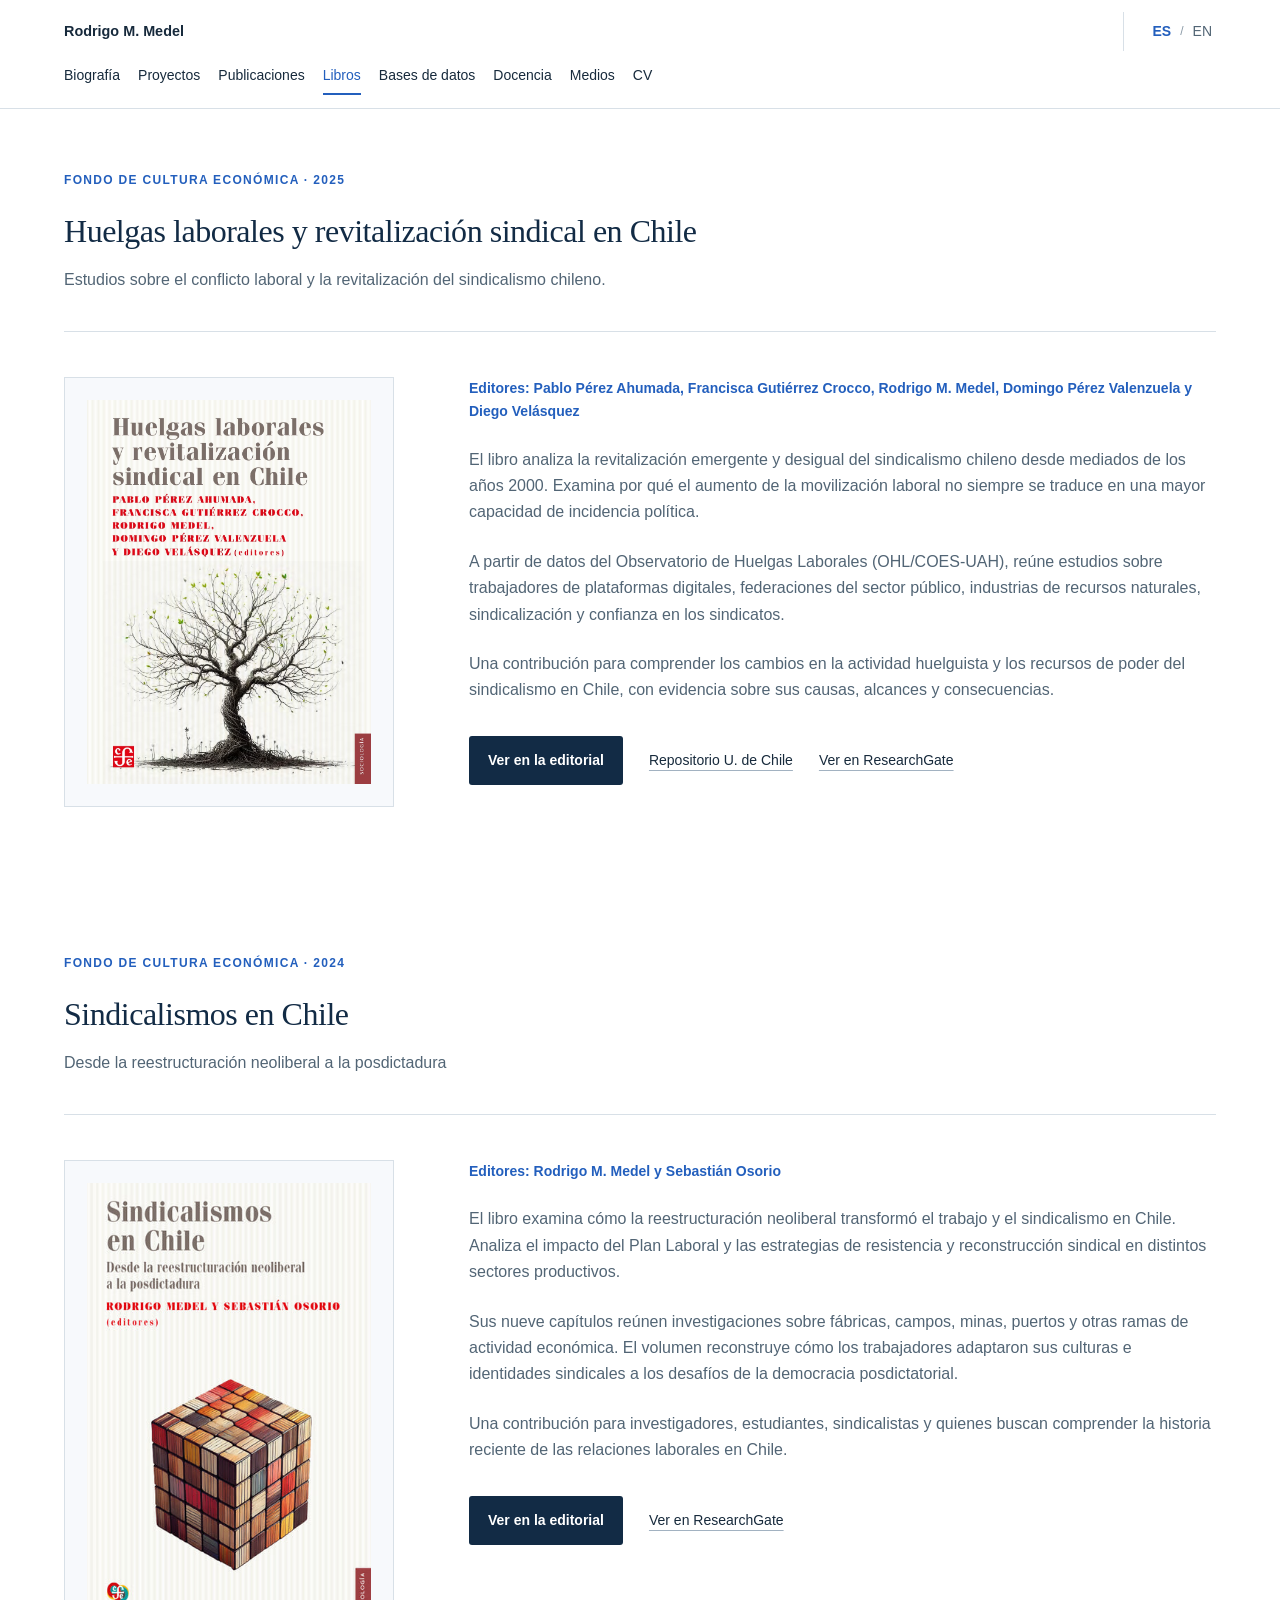
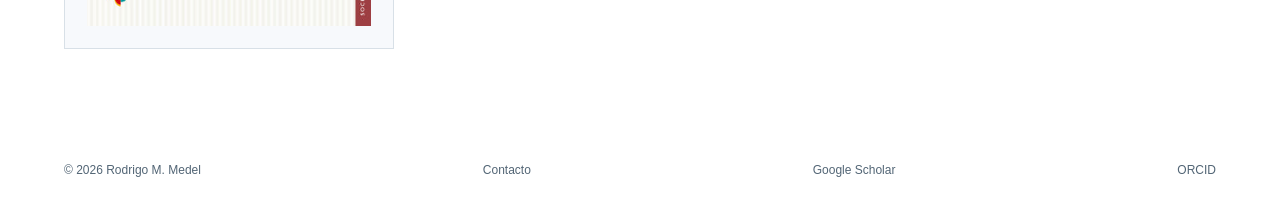
<file: libro.html>
<!doctype html>
<html lang="es">
<head>
  <meta charset="utf-8">
  <meta name="viewport" content="width=device-width,initial-scale=1">
  <title>Libros | Rodrigo M. Medel</title>
  <meta name="description" content="Libros editados por Rodrigo M. Medel sobre sindicalismo, huelgas laborales y revitalización sindical en Chile, publicados por Fondo de Cultura Económica.">
  <meta name="theme-color" content="#122b45">
  <meta property="og:title" content="Libros | Rodrigo M. Medel">
  <meta property="og:description" content="Libros editados por Rodrigo M. Medel sobre sindicalismo, huelgas laborales y revitalización sindical en Chile, publicados por Fondo de Cultura Económica.">
  <meta property="og:type" content="website">
  <link rel="icon" type="image/svg+xml" href="data:image/svg+xml,%3Csvg xmlns='http://www.w3.org/2000/svg' viewBox='0 0 32 32'%3E%3Crect width='32' height='32' rx='4' fill='%23122b45'/%3E%3Ctext x='16' y='22' text-anchor='middle' font-family='Georgia,serif' font-size='20' fill='white'%3EM%3C/text%3E%3Cpath d='M6 27h20' stroke='%235aacff' stroke-width='2'/%3E%3C/svg%3E">
  <link rel="stylesheet" href="styles.css?v=20261001-9">
  <script src="script.js" defer></script>
  <script type="application/ld+json">{"@context":"https://schema.org","@type":"Person","name":"Rodrigo M. Medel","alternateName":"Rodrigo Medel Sierralta","jobTitle":"Profesor Asociado","affiliation":{"@type":"Organization","name":"Facultad de Gobierno, Universidad de Chile"},"sameAs":["https://orcid.org/0000-0002-6610-3809"],"knowsAbout":["Political participation","Social protest","Labor unions","Political crises","Latin America"]}</script>
</head>
<body data-title-es="Libros" data-title-en="Books"><a class="skip-link" href="#contenido" data-en="Skip to content">Saltar al contenido</a><header class="site-header">
    <div class="container header-inner">
      <a href="index.html" class="brand" aria-label="Rodrigo M. Medel, inicio" data-en-aria="Rodrigo M. Medel, home"><span class="brand-name">Rodrigo M. Medel</span></a>
      <nav aria-label="Navegación principal" data-en-aria="Main navigation"><a href="index.html" data-en="Biography">Biografía</a><a href="investigacion.html" data-en="Projects">Proyectos</a><a href="publicaciones.html" data-en="Publications">Publicaciones</a><a href="libro.html" data-en="Books" class="active" aria-current="page">Libros</a><a href="bases-de-datos.html" data-en="Datasets">Bases de datos</a><a href="docencia.html" data-en="Teaching">Docencia</a><a href="medios.html" data-en="Media">Medios</a><a href="cv.html" data-en="CV">CV</a></nav>
      <div class="language-switch" role="group" aria-label="Idioma / Language">
        <button type="button" data-lang="es" aria-pressed="true" aria-label="Español">ES</button><span aria-hidden="true">/</span><button type="button" data-lang="en" aria-pressed="false" aria-label="English">EN</button>
      </div>
    </div>
  </header><main id="contenido"><section class="page-heading container" aria-labelledby="huelgas-book-title">
  <p class="eyebrow">Fondo de Cultura Económica · 2025</p>
  <h1 id="huelgas-book-title">Huelgas laborales y revitalización sindical en Chile</h1>
  <p class="page-intro" data-en="Studies of labor conflict and the revitalization of Chilean unionism.">Estudios sobre el conflicto laboral y la revitalización del sindicalismo chileno.</p>
</section>
<section class="container book-layout" aria-labelledby="huelgas-book-title">
  <figure class="book-cover"><img src="assets/huelgas-laborales-revitalizacion-sindical.jpg" alt="Portada de Huelgas laborales y revitalización sindical en Chile" data-en-alt="Cover of Huelgas laborales y revitalización sindical en Chile" width="965" height="1304"></figure>
  <div class="book-description">
    <p class="book-editors" data-en="Editors: Pablo Pérez Ahumada, Francisca Gutiérrez Crocco, Rodrigo M. Medel, Domingo Pérez Valenzuela and Diego Velásquez">Editores: Pablo Pérez Ahumada, Francisca Gutiérrez Crocco, Rodrigo M. Medel, Domingo Pérez Valenzuela y Diego Velásquez</p>
    <p data-en="The book examines the emerging and uneven revitalization of Chilean unionism since the mid-2000s. It explores why growing labor mobilization has not always translated into greater political influence.">El libro analiza la revitalización emergente y desigual del sindicalismo chileno desde mediados de los años 2000. Examina por qué el aumento de la movilización laboral no siempre se traduce en una mayor capacidad de incidencia política.</p>
    <p data-en="Drawing on data from the Labor Strikes Observatory (OHL/COES-UAH), it brings together studies of platform workers, public-sector federations, natural-resource industries, union membership and trust in unions.">A partir de datos del Observatorio de Huelgas Laborales (OHL/COES-UAH), reúne estudios sobre trabajadores de plataformas digitales, federaciones del sector público, industrias de recursos naturales, sindicalización y confianza en los sindicatos.</p>
    <p data-en="A contribution to understanding changes in strike activity and union power in Chile, with evidence on their causes, scope and consequences.">Una contribución para comprender los cambios en la actividad huelguista y los recursos de poder del sindicalismo en Chile, con evidencia sobre sus causas, alcances y consecuencias.</p>
    <div class="hero-actions">
      <a class="button primary" href="https://fondodeculturaeconomica.cl/products/huelgas-laborales-y-revitalizacion-sindical-en-chile-9789562893824" target="_blank" rel="noopener noreferrer" data-en="Publisher’s page">Ver en la editorial</a>
      <a class="text-link" href="https://repositorio.uchile.cl/handle/2250/206097" target="_blank" rel="noopener noreferrer" data-en="University of Chile repository">Repositorio U. de Chile</a>
      <a class="text-link" href="https://www.researchgate.net/publication/393959488_Huelgas_laborales_y_revitalizacion_sindical_en_Chile" target="_blank" rel="noopener noreferrer" data-en="View on ResearchGate">Ver en ResearchGate</a>
    </div>
  </div>
</section>
<section class="page-heading container"><p class="eyebrow">Fondo de Cultura Económica · 2024</p><h2  data-en="Sindicalismos en Chile">Sindicalismos en Chile</h2><p class="page-intro" data-en="From neoliberal restructuring to the post-dictatorship period">Desde la reestructuración neoliberal a la posdictadura</p></section><section class="container book-layout"><figure class="book-cover"><img src="assets/sindicalismos-en-chile.jpg" alt="Portada de Sindicalismos en Chile" data-en-alt="Cover of Sindicalismos en Chile" width="700" height="1000"></figure><div class="book-description"><p class="book-editors" data-en="Editors: Rodrigo M. Medel and Sebastián Osorio">Editores: Rodrigo M. Medel y Sebastián Osorio</p><p  data-en="The book examines how neoliberal restructuring transformed work and labor unionism in Chile. It analyzes the impact of the Labor Plan and strategies of resistance and union rebuilding across different economic sectors.">El libro examina cómo la reestructuración neoliberal transformó el trabajo y el sindicalismo en Chile. Analiza el impacto del Plan Laboral y las estrategias de resistencia y reconstrucción sindical en distintos sectores productivos.</p><p  data-en="Its nine chapters bring together research on factories, agriculture, mining, ports and other economic sectors. The volume traces how workers adapted union cultures and identities to the challenges of post-dictatorship democracy.">Sus nueve capítulos reúnen investigaciones sobre fábricas, campos, minas, puertos y otras ramas de actividad económica. El volumen reconstruye cómo los trabajadores adaptaron sus culturas e identidades sindicales a los desafíos de la democracia posdictatorial.</p><p  data-en="A contribution for researchers, students, union members and readers interested in the recent history of labor relations in Chile.">Una contribución para investigadores, estudiantes, sindicalistas y quienes buscan comprender la historia reciente de las relaciones laborales en Chile.</p><div class="hero-actions"><a class="button primary" href="https://fondodeculturaeconomica.cl/products/sindicalismo-en-chile-desde-la-reestructuracion-neoliberal-a-la-posdictadura-9789562893688" target="_blank" rel="noopener noreferrer" data-en="Publisher’s page">Ver en la editorial</a><a class="text-link" href="https://www.researchgate.net/publication/385621763_Sindicalismos_en_Chile_Desde_la_reestructuracion_neoliberal_a_la_postdictadura" target="_blank" rel="noopener noreferrer" data-en="View on ResearchGate">Ver en ResearchGate</a></div></div></section></main><footer class="site-footer container"><span>© 2026 Rodrigo M. Medel</span><a class="text-link" href="index.html#contacto" data-en="Contact">Contacto</a><a class="text-link" href="https://scholar.google.es/citations?user=nYgItkMAAAAJ&amp;hl=es&amp;oi=ao" target="_blank" rel="noopener noreferrer">Google Scholar</a><a class="text-link" href="https://orcid.org/0000-0002-6610-3809" target="_blank" rel="noopener noreferrer">ORCID</a></footer></body></html>
</file>
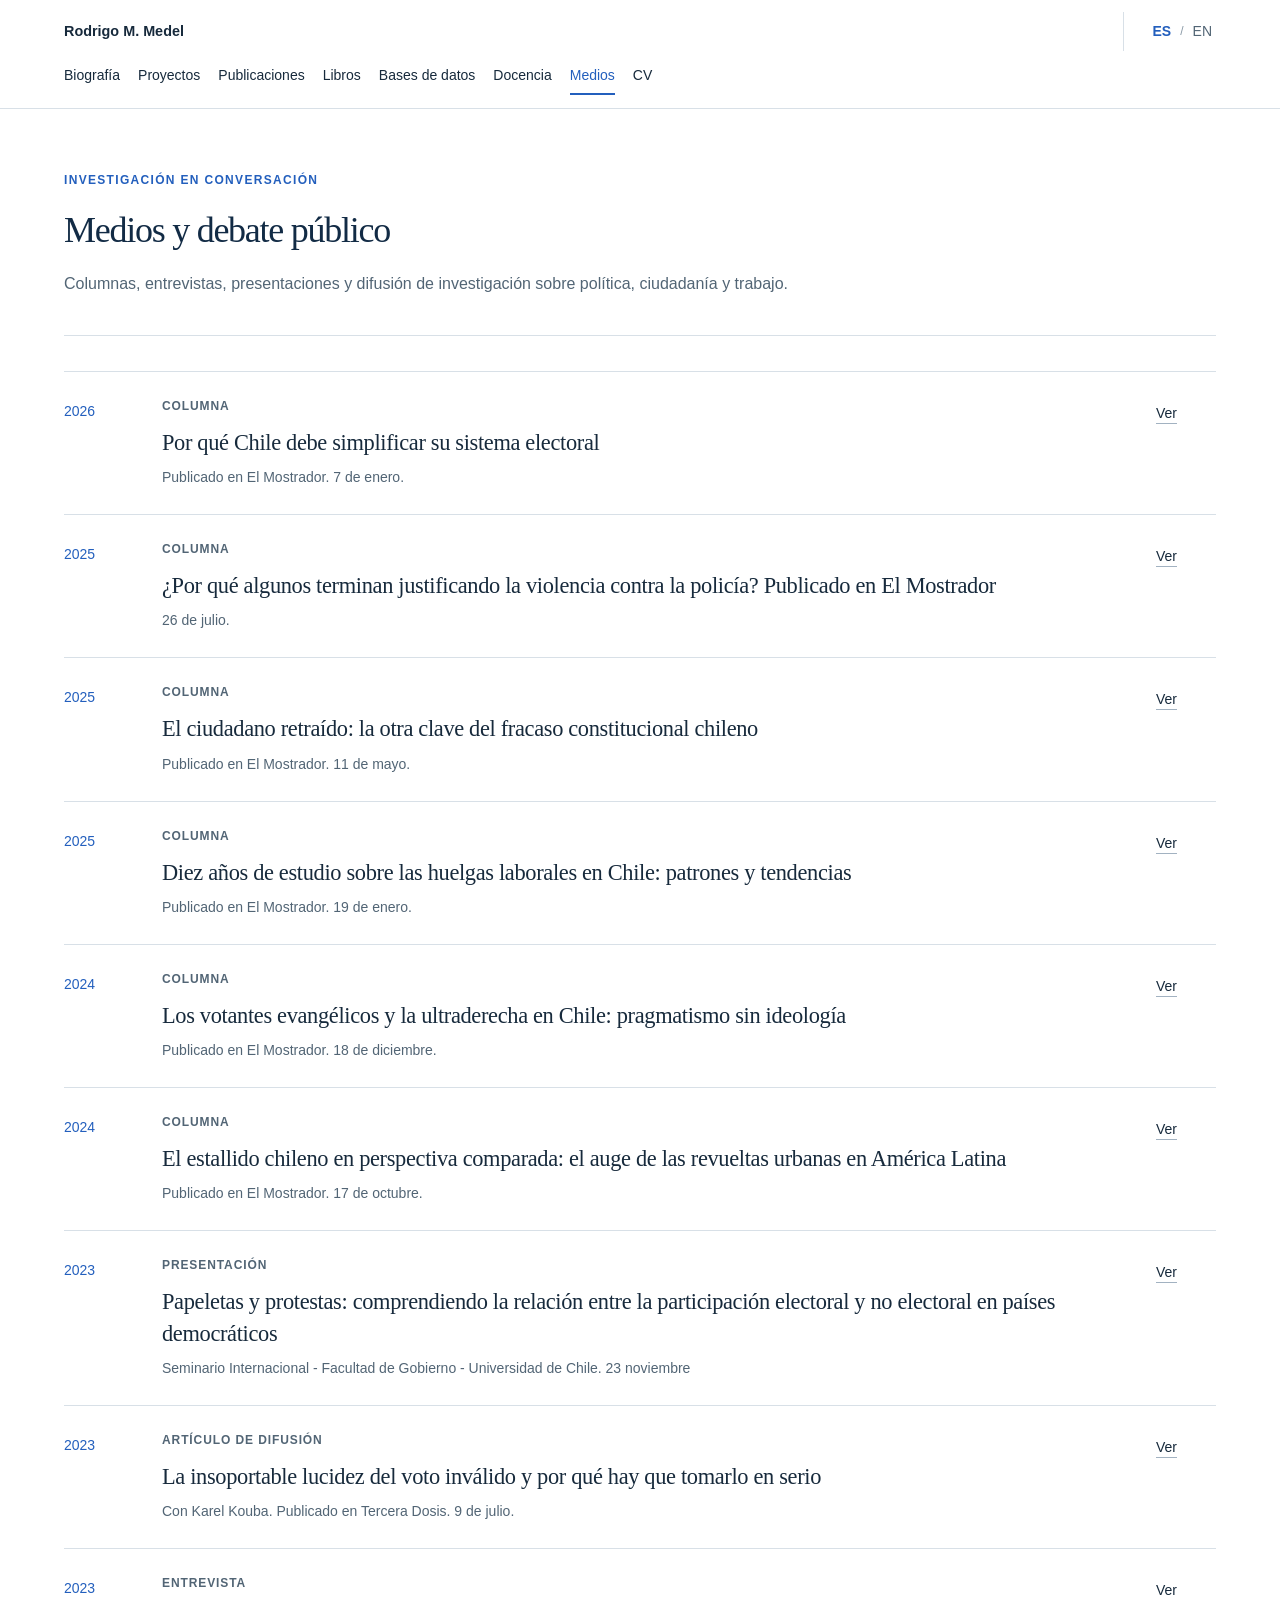
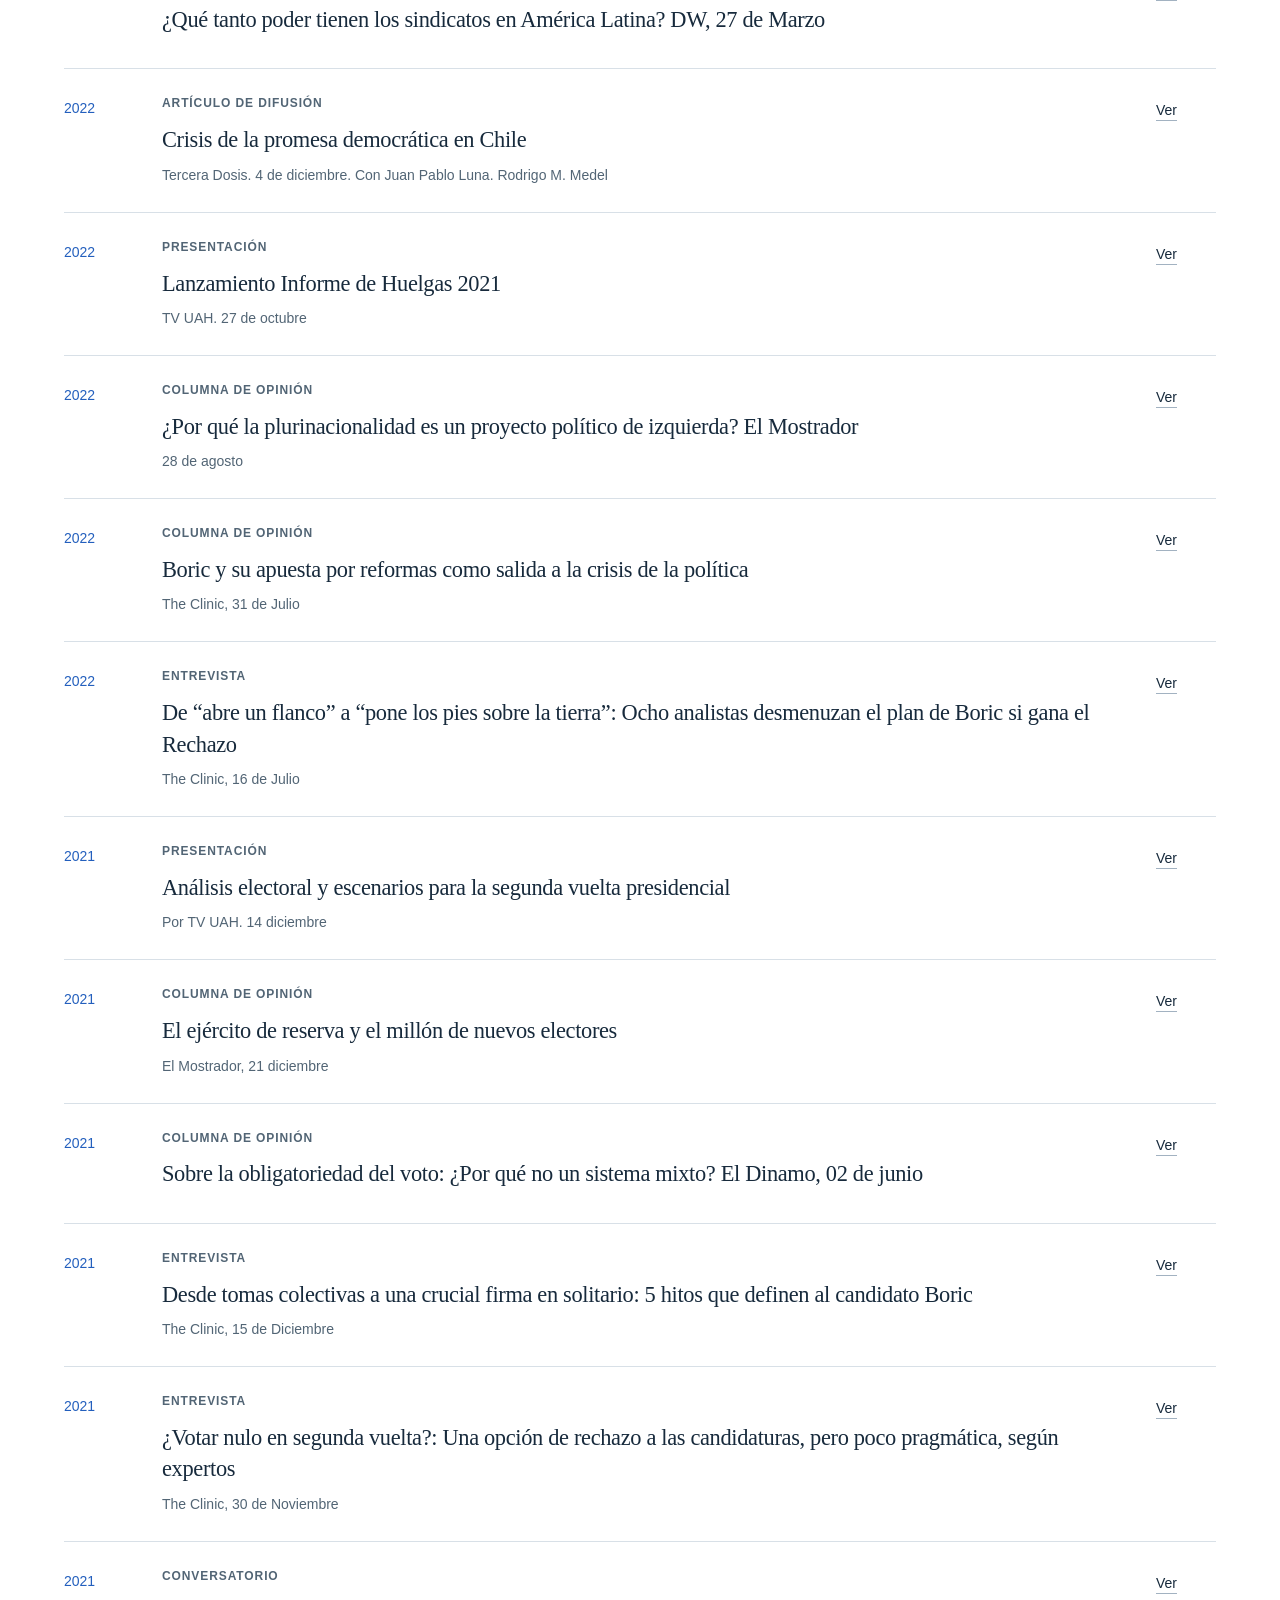
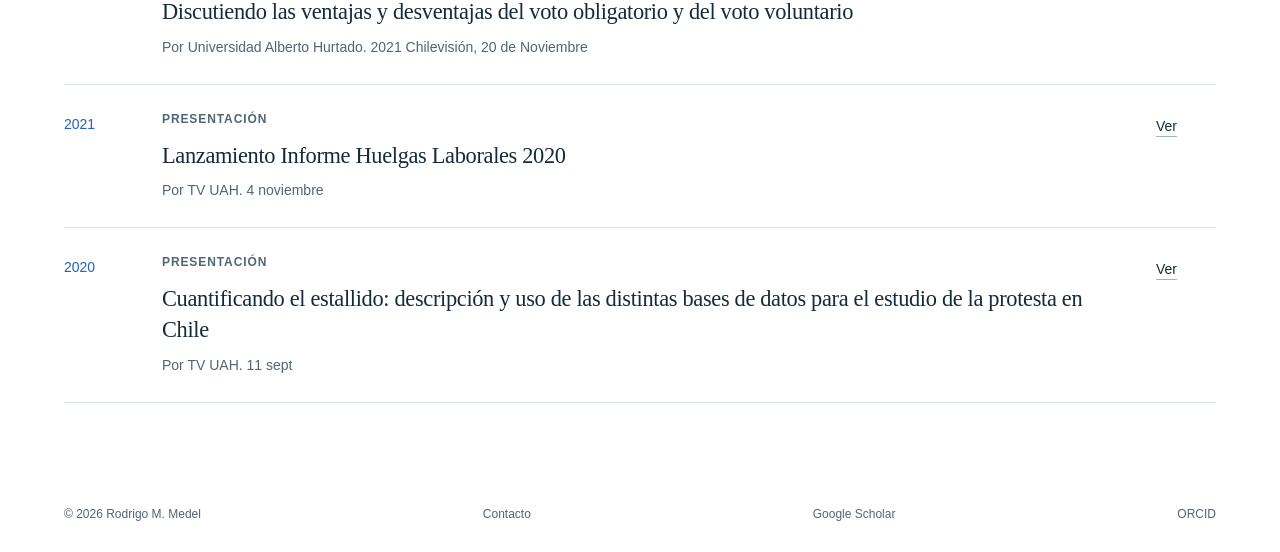
<file: medios.html>
<!doctype html>
<html lang="es">
<head>
  <meta charset="utf-8">
  <meta name="viewport" content="width=device-width,initial-scale=1">
  <title>Medios y debate público | Rodrigo M. Medel</title>
  <meta name="description" content="Archivo de columnas, entrevistas, presentaciones y actividades de difusión académica de Rodrigo M. Medel.">
  <meta name="theme-color" content="#122b45">
  <meta property="og:title" content="Medios y debate público | Rodrigo M. Medel">
  <meta property="og:description" content="Archivo de columnas, entrevistas, presentaciones y actividades de difusión académica de Rodrigo M. Medel.">
  <meta property="og:type" content="website">
  <link rel="icon" type="image/svg+xml" href="data:image/svg+xml,%3Csvg xmlns='http://www.w3.org/2000/svg' viewBox='0 0 32 32'%3E%3Crect width='32' height='32' rx='4' fill='%23122b45'/%3E%3Ctext x='16' y='22' text-anchor='middle' font-family='Georgia,serif' font-size='20' fill='white'%3EM%3C/text%3E%3Cpath d='M6 27h20' stroke='%235aacff' stroke-width='2'/%3E%3C/svg%3E">
  <link rel="stylesheet" href="styles.css?v=20261002-5">
  <script src="script.js" defer></script>
  <script type="application/ld+json">{"@context":"https://schema.org","@type":"Person","name":"Rodrigo M. Medel","alternateName":"Rodrigo Medel Sierralta","jobTitle":"Profesor Asociado","affiliation":{"@type":"Organization","name":"Facultad de Gobierno, Universidad de Chile"},"sameAs":["https://orcid.org/0000-0002-6610-3809"],"knowsAbout":["Political participation","Social protest","Labor unions","Political crises","Latin America"]}</script>
</head>
<body data-title-es="Medios y debate público" data-title-en="Media and public debate"><a class="skip-link" href="#contenido" data-en="Skip to content">Saltar al contenido</a><header class="site-header">
    <div class="container header-inner">
      <a href="index.html" class="brand" aria-label="Rodrigo M. Medel, inicio" data-en-aria="Rodrigo M. Medel, home"><span class="brand-name">Rodrigo M. Medel</span></a>
      <nav aria-label="Navegación principal" data-en-aria="Main navigation"><a href="index.html" data-en="Biography">Biografía</a><a href="investigacion.html" data-en="Projects">Proyectos</a><a href="publicaciones.html" data-en="Publications">Publicaciones</a><a href="libro.html" data-en="Books">Libros</a><a href="bases-de-datos.html" data-en="Datasets">Bases de datos</a><a href="docencia.html" data-en="Teaching">Docencia</a><a href="medios.html" data-en="Media" class="active" aria-current="page">Medios</a><a href="cv.html" data-en="CV">CV</a></nav>
      <div class="language-switch" role="group" aria-label="Idioma / Language">
        <button type="button" data-lang="es" aria-pressed="true" aria-label="Español">ES</button><span aria-hidden="true">/</span><button type="button" data-lang="en" aria-pressed="false" aria-label="English">EN</button>
      </div>
    </div>
  </header><main id="contenido"><section class="page-heading container"><p class="eyebrow" data-en="Research in public conversation">Investigación en conversación</p><h1  data-en="Media and public debate">Medios y debate público</h1><p class="page-intro" data-en="Columns, interviews, presentations and public outreach on politics, citizenship and labor.">Columnas, entrevistas, presentaciones y difusión de investigación sobre política, ciudadanía y trabajo.</p></section><section class="container archive-page"><div class="academic-list"><article class="academic-row media-row"><div class="row-period">2026</div><div><p class="journal" data-en="Opinion column">Columna</p><h3><a class="publication-title" href="https://www.elmostrador.cl/noticias/opinion/columnas/2026/01/07/por-que-chile-debe-simplificar-su-sistema-electoral/" target="_blank" rel="noopener noreferrer">Por qué Chile debe simplificar su sistema electoral</a></h3><p class="row-meta">Publicado en El Mostrador. 7 de enero.</p></div><a class="article-link" href="https://www.elmostrador.cl/noticias/opinion/columnas/2026/01/07/por-que-chile-debe-simplificar-su-sistema-electoral/" target="_blank" rel="noopener noreferrer" data-en="View">Ver</a></article><article class="academic-row media-row"><div class="row-period">2025</div><div><p class="journal" data-en="Opinion column">Columna</p><h3><a class="publication-title" href="https://www.elmostrador.cl/noticias/opinion/columnas/2025/07/26/por-que-algunos-terminan-justificando-la-violencia-contra-la-policia/" target="_blank" rel="noopener noreferrer">¿Por qué algunos terminan justificando la violencia contra la policía? Publicado en El Mostrador</a></h3><p class="row-meta">26 de julio.</p></div><a class="article-link" href="https://www.elmostrador.cl/noticias/opinion/columnas/2025/07/26/por-que-algunos-terminan-justificando-la-violencia-contra-la-policia/" target="_blank" rel="noopener noreferrer" data-en="View">Ver</a></article><article class="academic-row media-row"><div class="row-period">2025</div><div><p class="journal" data-en="Opinion column">Columna</p><h3><a class="publication-title" href="https://www.elmostrador.cl/noticias/2025/05/11/el-ciudadano-retraido-la-otra-clave-del-fracaso-constitucional-chileno/" target="_blank" rel="noopener noreferrer">El ciudadano retraído: la otra clave del fracaso constitucional chileno</a></h3><p class="row-meta">Publicado en El Mostrador. 11 de mayo.</p></div><a class="article-link" href="https://www.elmostrador.cl/noticias/2025/05/11/el-ciudadano-retraido-la-otra-clave-del-fracaso-constitucional-chileno/" target="_blank" rel="noopener noreferrer" data-en="View">Ver</a></article><article class="academic-row media-row"><div class="row-period">2025</div><div><p class="journal" data-en="Opinion column">Columna</p><h3><a class="publication-title" href="https://www.elmostrador.cl/noticias/opinion/columnas/2025/01/19/diez-anos-de-estudio-sobre-las-huelgas-laborales-en-chile-patrones-y-tendencias/" target="_blank" rel="noopener noreferrer">Diez años de estudio sobre las huelgas laborales en Chile: patrones y tendencias</a></h3><p class="row-meta">Publicado en El Mostrador. 19 de enero.</p></div><a class="article-link" href="https://www.elmostrador.cl/noticias/opinion/columnas/2025/01/19/diez-anos-de-estudio-sobre-las-huelgas-laborales-en-chile-patrones-y-tendencias/" target="_blank" rel="noopener noreferrer" data-en="View">Ver</a></article><article class="academic-row media-row"><div class="row-period">2024</div><div><p class="journal" data-en="Opinion column">Columna</p><h3><a class="publication-title" href="https://www.elmostrador.cl/noticias/opinion/columnas/2024/12/18/los-votantes-evangelicos-y-la-ultraderecha-en-chile-pragmatismo-sin-ideologia/" target="_blank" rel="noopener noreferrer">Los votantes evangélicos y la ultraderecha en Chile: pragmatismo sin ideología</a></h3><p class="row-meta">Publicado en El Mostrador. 18 de diciembre.</p></div><a class="article-link" href="https://www.elmostrador.cl/noticias/opinion/columnas/2024/12/18/los-votantes-evangelicos-y-la-ultraderecha-en-chile-pragmatismo-sin-ideologia/" target="_blank" rel="noopener noreferrer" data-en="View">Ver</a></article><article class="academic-row media-row"><div class="row-period">2024</div><div><p class="journal" data-en="Opinion column">Columna</p><h3><a class="publication-title" href="https://www.elmostrador.cl/noticias/opinion/2024/10/17/el-estallido-chileno-en-perspectiva-comparada-el-auge-de-las-revueltas-urbanas-en-america-latina/" target="_blank" rel="noopener noreferrer">El estallido chileno en perspectiva comparada: el auge de las revueltas urbanas en América Latina</a></h3><p class="row-meta">Publicado en El Mostrador. 17 de octubre.</p></div><a class="article-link" href="https://www.elmostrador.cl/noticias/opinion/2024/10/17/el-estallido-chileno-en-perspectiva-comparada-el-auge-de-las-revueltas-urbanas-en-america-latina/" target="_blank" rel="noopener noreferrer" data-en="View">Ver</a></article><article class="academic-row media-row"><div class="row-period">2023</div><div><p class="journal" data-en="Presentation">Presentación</p><h3><a class="publication-title" href="https://www.youtube.com/watch?v=V5SniAQ_cYI&amp;t=2333s&amp;ab_channel=FacultaddeGobierno" target="_blank" rel="noopener noreferrer">Papeletas y protestas: comprendiendo la relación entre la participación electoral y no electoral en países democráticos</a></h3><p class="row-meta">Seminario Internacional - Facultad de Gobierno - Universidad de Chile. 23 noviembre</p></div><a class="article-link" href="https://www.youtube.com/watch?v=V5SniAQ_cYI&amp;t=2333s&amp;ab_channel=FacultaddeGobierno" target="_blank" rel="noopener noreferrer" data-en="View">Ver</a></article><article class="academic-row media-row"><div class="row-period">2023</div><div><p class="journal" data-en="Public outreach">Artículo de difusión</p><h3><a class="publication-title" href="https://terceradosis.cl/2023/07/09/la-insoportable-lucidez-del-voto-invalido-y-por-que-hay-que-tomarlo-en-serio/" target="_blank" rel="noopener noreferrer">La insoportable lucidez del voto inválido y por qué hay que tomarlo en serio</a></h3><p class="row-meta">Con Karel Kouba. Publicado en Tercera Dosis. 9 de julio.</p></div><a class="article-link" href="https://terceradosis.cl/2023/07/09/la-insoportable-lucidez-del-voto-invalido-y-por-que-hay-que-tomarlo-en-serio/" target="_blank" rel="noopener noreferrer" data-en="View">Ver</a></article><article class="academic-row media-row"><div class="row-period">2023</div><div><p class="journal" data-en="Interview">Entrevista</p><h3><a class="publication-title" href="https://www.dw.com/es/qu%C3%A9-tanto-poder-tienen-los-sindicatos-en-am%C3%A9rica-latina/a-65143294" target="_blank" rel="noopener noreferrer">¿Qué tanto poder tienen los sindicatos en América Latina? DW, 27 de Marzo</a></h3><p class="row-meta"></p></div><a class="article-link" href="https://www.dw.com/es/qu%C3%A9-tanto-poder-tienen-los-sindicatos-en-am%C3%A9rica-latina/a-65143294" target="_blank" rel="noopener noreferrer" data-en="View">Ver</a></article><article class="academic-row media-row"><div class="row-period">2022</div><div><p class="journal" data-en="Public outreach">Artículo de difusión</p><h3><a class="publication-title" href="https://terceradosis.cl/2022/12/04/crisis-de-la-promesa-democratica-en-chile/" target="_blank" rel="noopener noreferrer">Crisis de la promesa democrática en Chile</a></h3><p class="row-meta">Tercera Dosis. 4 de diciembre. Con Juan Pablo Luna. Rodrigo M. Medel</p></div><a class="article-link" href="https://terceradosis.cl/2022/12/04/crisis-de-la-promesa-democratica-en-chile/" target="_blank" rel="noopener noreferrer" data-en="View">Ver</a></article><article class="academic-row media-row"><div class="row-period">2022</div><div><p class="journal" data-en="Presentation">Presentación</p><h3><a class="publication-title" href="https://www.youtube.com/watch?v=sya1kdZBbsY&amp;ab_channel=UniversidadAlbertoHurtado" target="_blank" rel="noopener noreferrer">Lanzamiento Informe de Huelgas 2021</a></h3><p class="row-meta">TV UAH. 27 de octubre</p></div><a class="article-link" href="https://www.youtube.com/watch?v=sya1kdZBbsY&amp;ab_channel=UniversidadAlbertoHurtado" target="_blank" rel="noopener noreferrer" data-en="View">Ver</a></article><article class="academic-row media-row"><div class="row-period">2022</div><div><p class="journal" data-en="Opinion column">Columna de opinión</p><h3><a class="publication-title" href="https://www.elmostrador.cl/noticias/opinion/2022/08/28/por-que-la-plurinacionalidad-es-un-proyecto-politico-de-izquierda/" target="_blank" rel="noopener noreferrer">¿Por qué la plurinacionalidad es un proyecto político de izquierda? El Mostrador</a></h3><p class="row-meta">28 de agosto</p></div><a class="article-link" href="https://www.elmostrador.cl/noticias/opinion/2022/08/28/por-que-la-plurinacionalidad-es-un-proyecto-politico-de-izquierda/" target="_blank" rel="noopener noreferrer" data-en="View">Ver</a></article><article class="academic-row media-row"><div class="row-period">2022</div><div><p class="journal" data-en="Opinion column">Columna de opinión</p><h3><a class="publication-title" href="https://www.theclinic.cl/2022/07/31/boric-y-su-apuesta-por-reformas-como-salida-a-la-crisis-de-la-politica/" target="_blank" rel="noopener noreferrer">Boric y su apuesta por reformas como salida a la crisis de la política</a></h3><p class="row-meta">The Clinic, 31 de Julio</p></div><a class="article-link" href="https://www.theclinic.cl/2022/07/31/boric-y-su-apuesta-por-reformas-como-salida-a-la-crisis-de-la-politica/" target="_blank" rel="noopener noreferrer" data-en="View">Ver</a></article><article class="academic-row media-row"><div class="row-period">2022</div><div><p class="journal" data-en="Interview">Entrevista</p><h3><a class="publication-title" href="https://www.theclinic.cl/2022/07/16/analistas-plan-boric-rechazo/" target="_blank" rel="noopener noreferrer">De “abre un flanco” a “pone los pies sobre la tierra”: Ocho analistas desmenuzan el plan de Boric si gana el Rechazo</a></h3><p class="row-meta">The Clinic, 16 de Julio</p></div><a class="article-link" href="https://www.theclinic.cl/2022/07/16/analistas-plan-boric-rechazo/" target="_blank" rel="noopener noreferrer" data-en="View">Ver</a></article><article class="academic-row media-row"><div class="row-period">2021</div><div><p class="journal" data-en="Presentation">Presentación</p><h3><a class="publication-title" href="https://www.youtube.com/watch?v=FdEgyRpVSWk&amp;t=1015s&amp;ab_channel=UniversidadAlbertoHurtado" target="_blank" rel="noopener noreferrer">Análisis electoral y escenarios para la segunda vuelta presidencial</a></h3><p class="row-meta">Por TV UAH. 14 diciembre</p></div><a class="article-link" href="https://www.youtube.com/watch?v=FdEgyRpVSWk&amp;t=1015s&amp;ab_channel=UniversidadAlbertoHurtado" target="_blank" rel="noopener noreferrer" data-en="View">Ver</a></article><article class="academic-row media-row"><div class="row-period">2021</div><div><p class="journal" data-en="Opinion column">Columna de opinión</p><h3><a class="publication-title" href="https://www.elmostrador.cl/noticias/opinion/columnas/2021/12/21/el-ejercito-de-reserva-y-el-millon-de-nuevos-electores/" target="_blank" rel="noopener noreferrer">El ejército de reserva y el millón de nuevos electores</a></h3><p class="row-meta">El Mostrador, 21 diciembre</p></div><a class="article-link" href="https://www.elmostrador.cl/noticias/opinion/columnas/2021/12/21/el-ejercito-de-reserva-y-el-millon-de-nuevos-electores/" target="_blank" rel="noopener noreferrer" data-en="View">Ver</a></article><article class="academic-row media-row"><div class="row-period">2021</div><div><p class="journal" data-en="Opinion column">Columna de opinión</p><h3><a class="publication-title" href="https://www.eldinamo.cl/opinion/2021/06/02/sobre-la-obligatoriedad-del-voto-por-que-no-un-sistema-mixto/" target="_blank" rel="noopener noreferrer">Sobre la obligatoriedad del voto: ¿Por qué no un sistema mixto? El Dinamo, 02 de junio</a></h3><p class="row-meta"></p></div><a class="article-link" href="https://www.eldinamo.cl/opinion/2021/06/02/sobre-la-obligatoriedad-del-voto-por-que-no-un-sistema-mixto/" target="_blank" rel="noopener noreferrer" data-en="View">Ver</a></article><article class="academic-row media-row"><div class="row-period">2021</div><div><p class="journal" data-en="Interview">Entrevista</p><h3><a class="publication-title" href="https://www.theclinic.cl/2021/12/15/desde-tomas-colectivas-a-una-crucial-firma-en-solitario-5-hitos-que-definen-al-candidato-boric/" target="_blank" rel="noopener noreferrer">Desde tomas colectivas a una crucial firma en solitario: 5 hitos que definen al candidato Boric</a></h3><p class="row-meta">The Clinic, 15 de Diciembre</p></div><a class="article-link" href="https://www.theclinic.cl/2021/12/15/desde-tomas-colectivas-a-una-crucial-firma-en-solitario-5-hitos-que-definen-al-candidato-boric/" target="_blank" rel="noopener noreferrer" data-en="View">Ver</a></article><article class="academic-row media-row"><div class="row-period">2021</div><div><p class="journal" data-en="Interview">Entrevista</p><h3><a class="publication-title" href="https://www.theclinic.cl/2021/11/30/votar-nulo-en-segunda-vuelta-una-opcion-de-rechazo-a-las-candidaturas-pero-poco-pragmatica-segun-expertos/" target="_blank" rel="noopener noreferrer">¿Votar nulo en segunda vuelta?: Una opción de rechazo a las candidaturas, pero poco pragmática, según expertos</a></h3><p class="row-meta">The Clinic, 30 de Noviembre</p></div><a class="article-link" href="https://www.theclinic.cl/2021/11/30/votar-nulo-en-segunda-vuelta-una-opcion-de-rechazo-a-las-candidaturas-pero-poco-pragmatica-segun-expertos/" target="_blank" rel="noopener noreferrer" data-en="View">Ver</a></article><article class="academic-row media-row"><div class="row-period">2021</div><div><p class="journal" data-en="Discussion">Conversatorio</p><h3><a class="publication-title" href="https://www.youtube.com/watch?v=E0sJJzkb4mk&amp;t=3s&amp;ab_channel=UniversidadAlbertoHurtado" target="_blank" rel="noopener noreferrer">Discutiendo las ventajas y desventajas del voto obligatorio y del voto voluntario</a></h3><p class="row-meta">Por Universidad Alberto Hurtado. 2021 Chilevisión, 20 de Noviembre</p></div><a class="article-link" href="https://www.youtube.com/watch?v=E0sJJzkb4mk&amp;t=3s&amp;ab_channel=UniversidadAlbertoHurtado" target="_blank" rel="noopener noreferrer" data-en="View">Ver</a></article><article class="academic-row media-row"><div class="row-period">2021</div><div><p class="journal" data-en="Presentation">Presentación</p><h3><a class="publication-title" href="https://www.youtube.com/watch?v=8G1LRO5dsc0&amp;t=1132s&amp;ab_channel=UniversidadAlbertoHurtado" target="_blank" rel="noopener noreferrer">Lanzamiento Informe Huelgas Laborales 2020</a></h3><p class="row-meta">Por TV UAH. 4 noviembre</p></div><a class="article-link" href="https://www.youtube.com/watch?v=8G1LRO5dsc0&amp;t=1132s&amp;ab_channel=UniversidadAlbertoHurtado" target="_blank" rel="noopener noreferrer" data-en="View">Ver</a></article><article class="academic-row media-row"><div class="row-period">2020</div><div><p class="journal" data-en="Presentation">Presentación</p><h3><a class="publication-title" href="https://www.youtube.com/watch?v=UgXfJV2fPJE&amp;t=841s&amp;ab_channel=UniversidadAlbertoHurtado" target="_blank" rel="noopener noreferrer">Cuantificando el estallido: descripción y uso de las distintas bases de datos para el estudio de la protesta en Chile</a></h3><p class="row-meta">Por TV UAH. 11 sept</p></div><a class="article-link" href="https://www.youtube.com/watch?v=UgXfJV2fPJE&amp;t=841s&amp;ab_channel=UniversidadAlbertoHurtado" target="_blank" rel="noopener noreferrer" data-en="View">Ver</a></article></div></section></main><footer class="site-footer container"><span>© 2026 Rodrigo M. Medel</span><a class="text-link" href="index.html#contacto" data-en="Contact">Contacto</a><a class="text-link" href="https://scholar.google.es/citations?user=nYgItkMAAAAJ&amp;hl=es&amp;oi=ao" target="_blank" rel="noopener noreferrer">Google Scholar</a><a class="text-link" href="https://orcid.org/0000-0002-6610-3809" target="_blank" rel="noopener noreferrer">ORCID</a></footer></body></html>
</file>
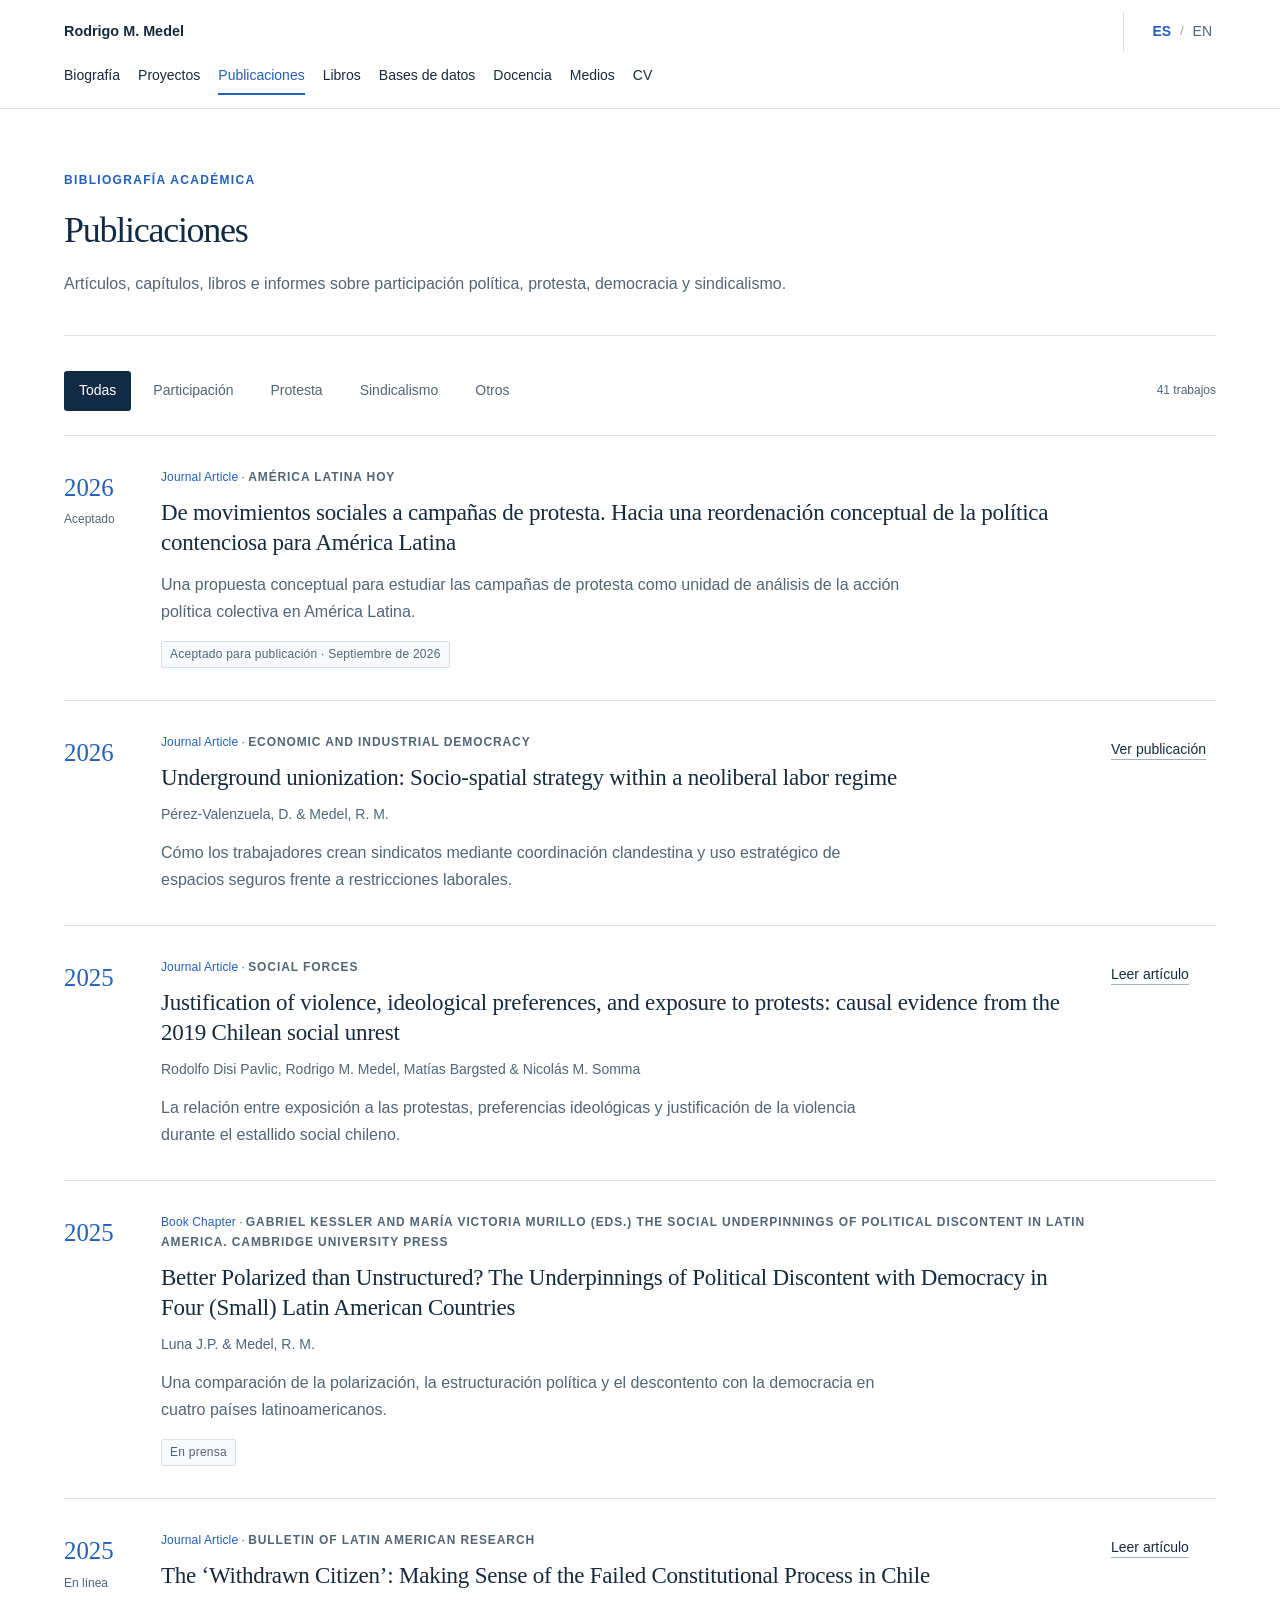
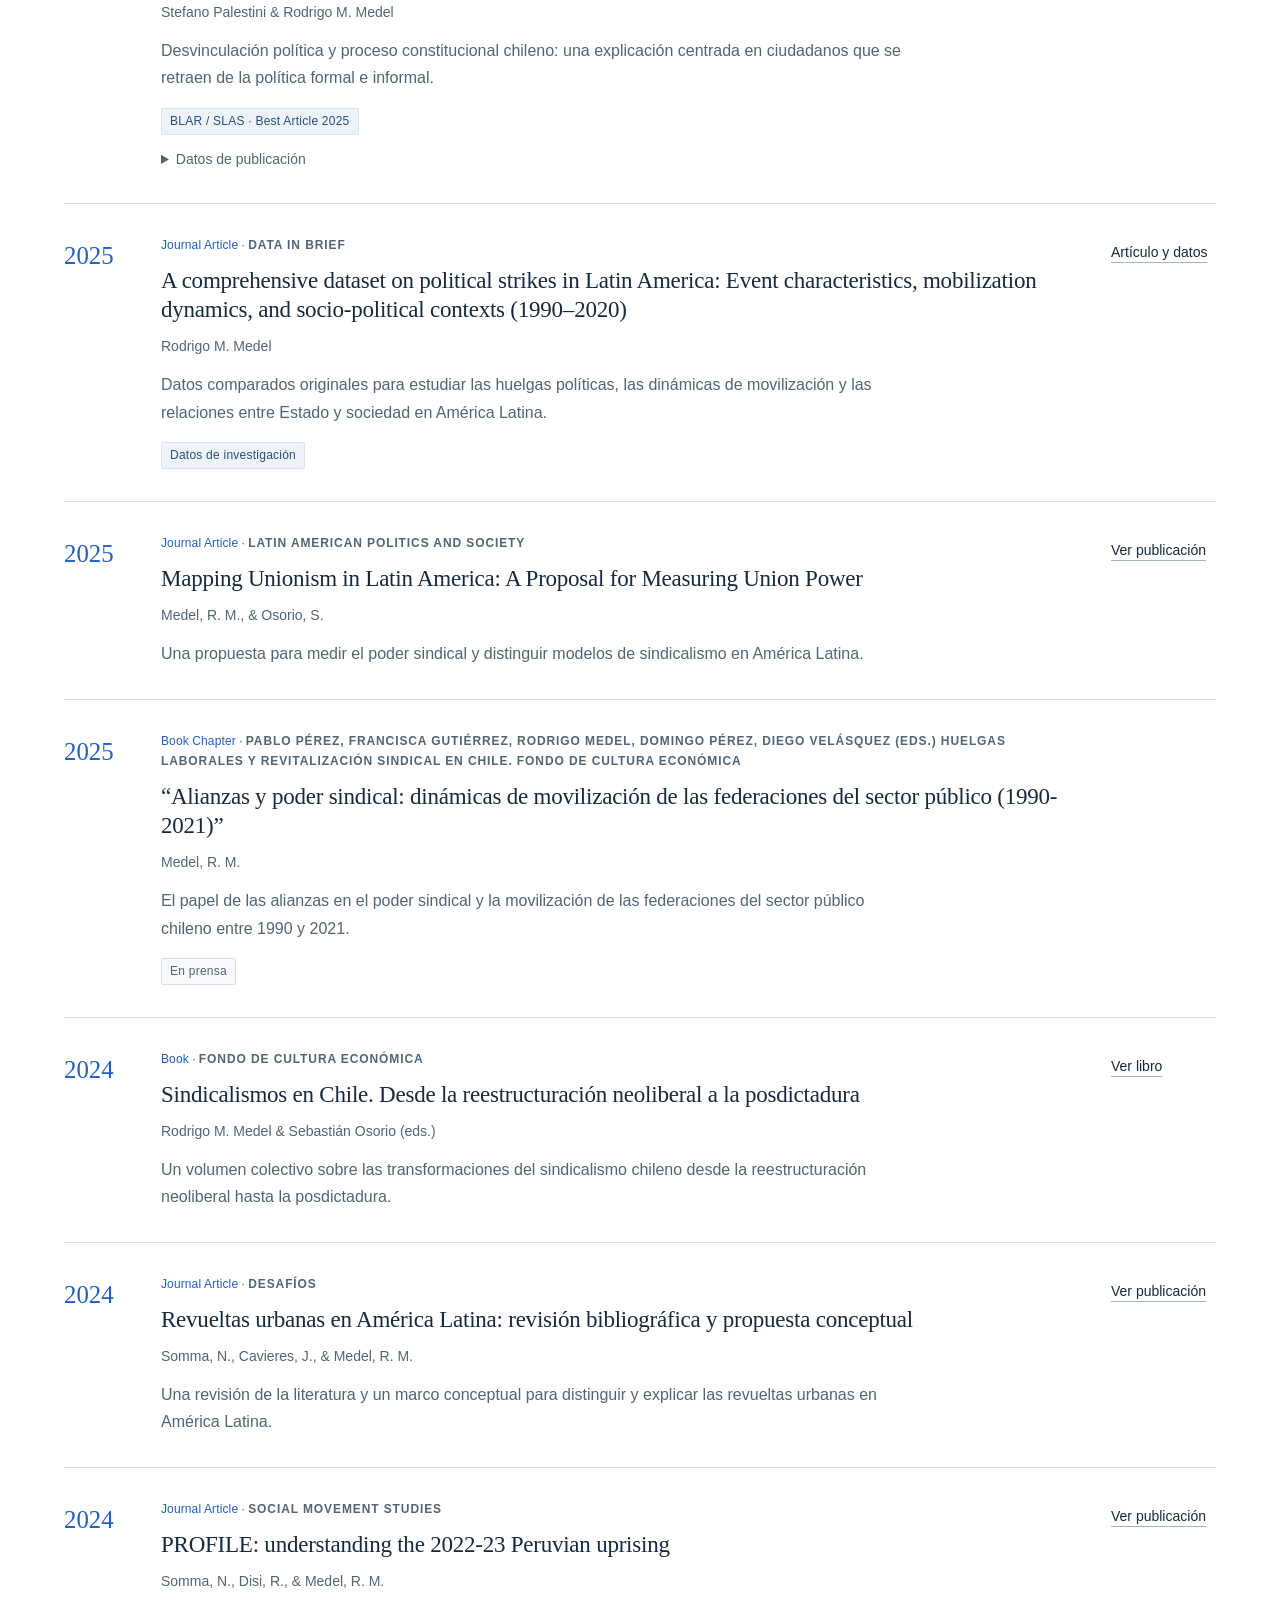
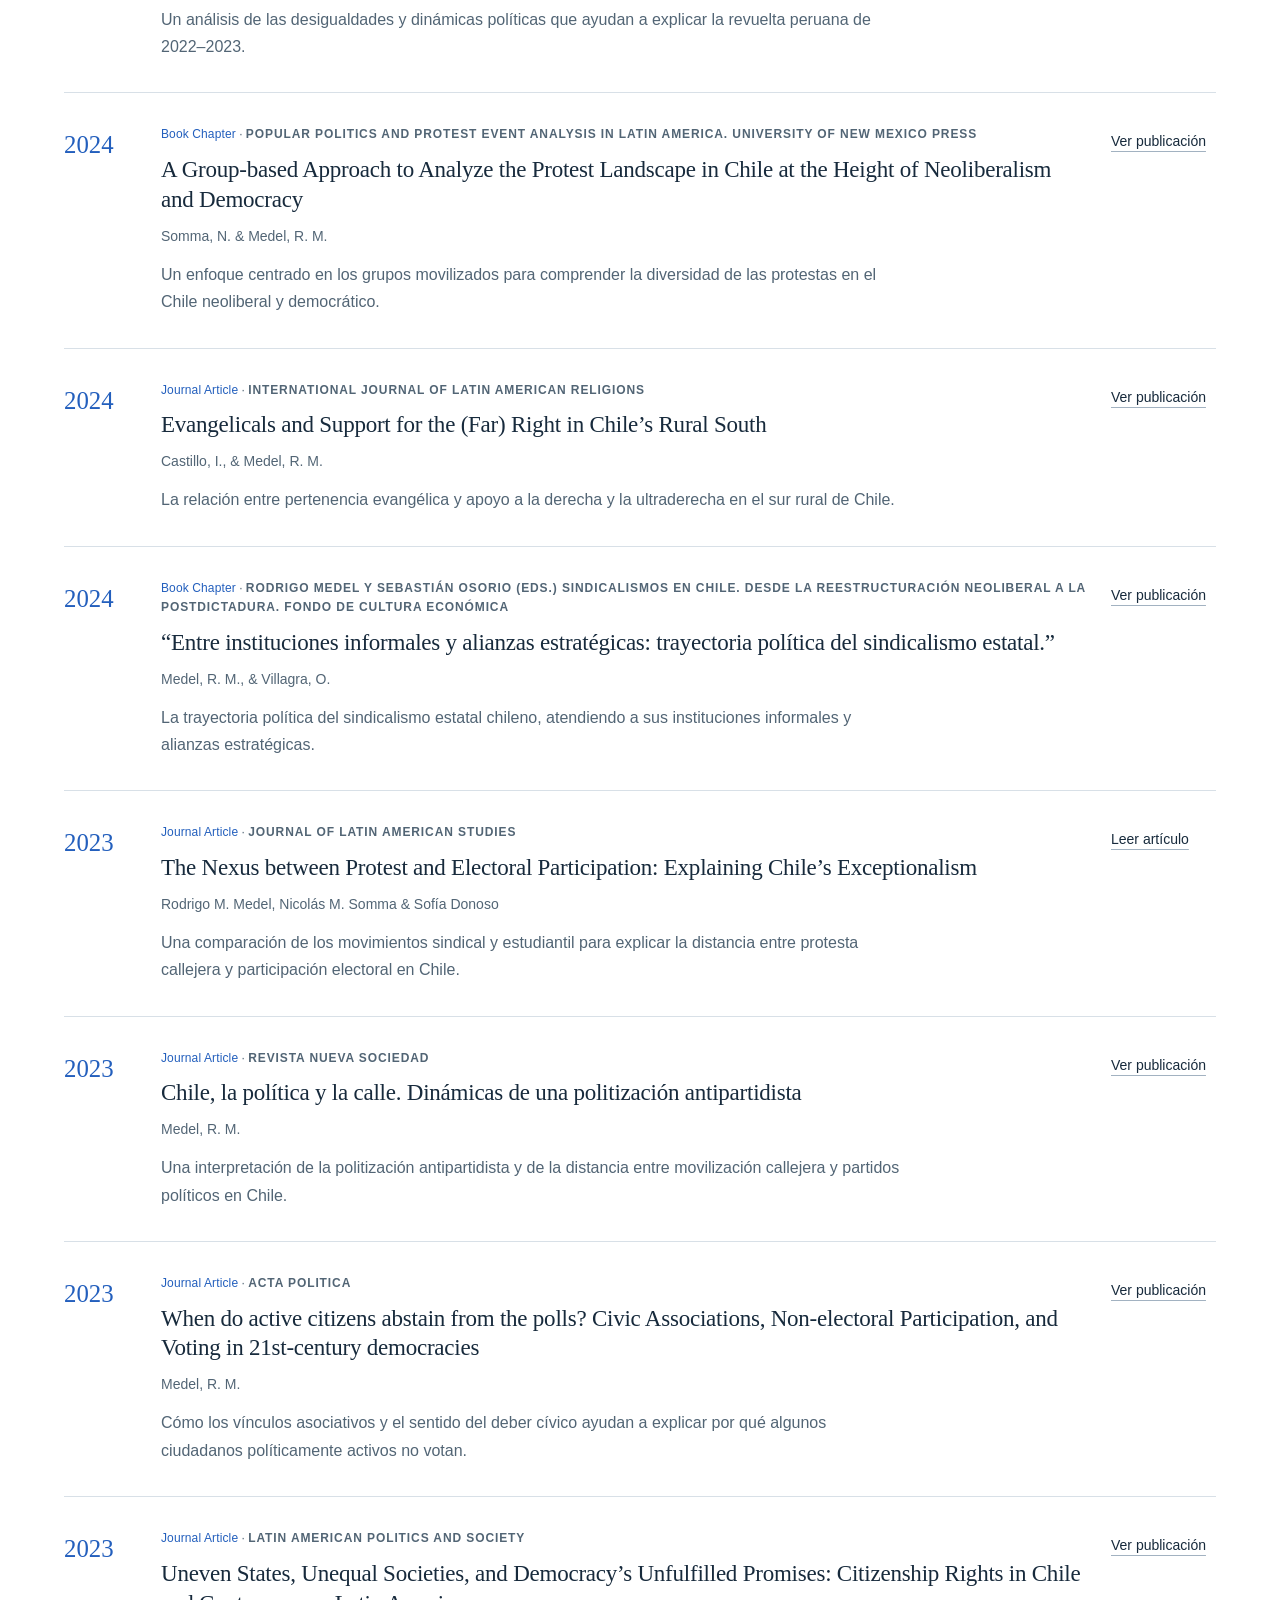
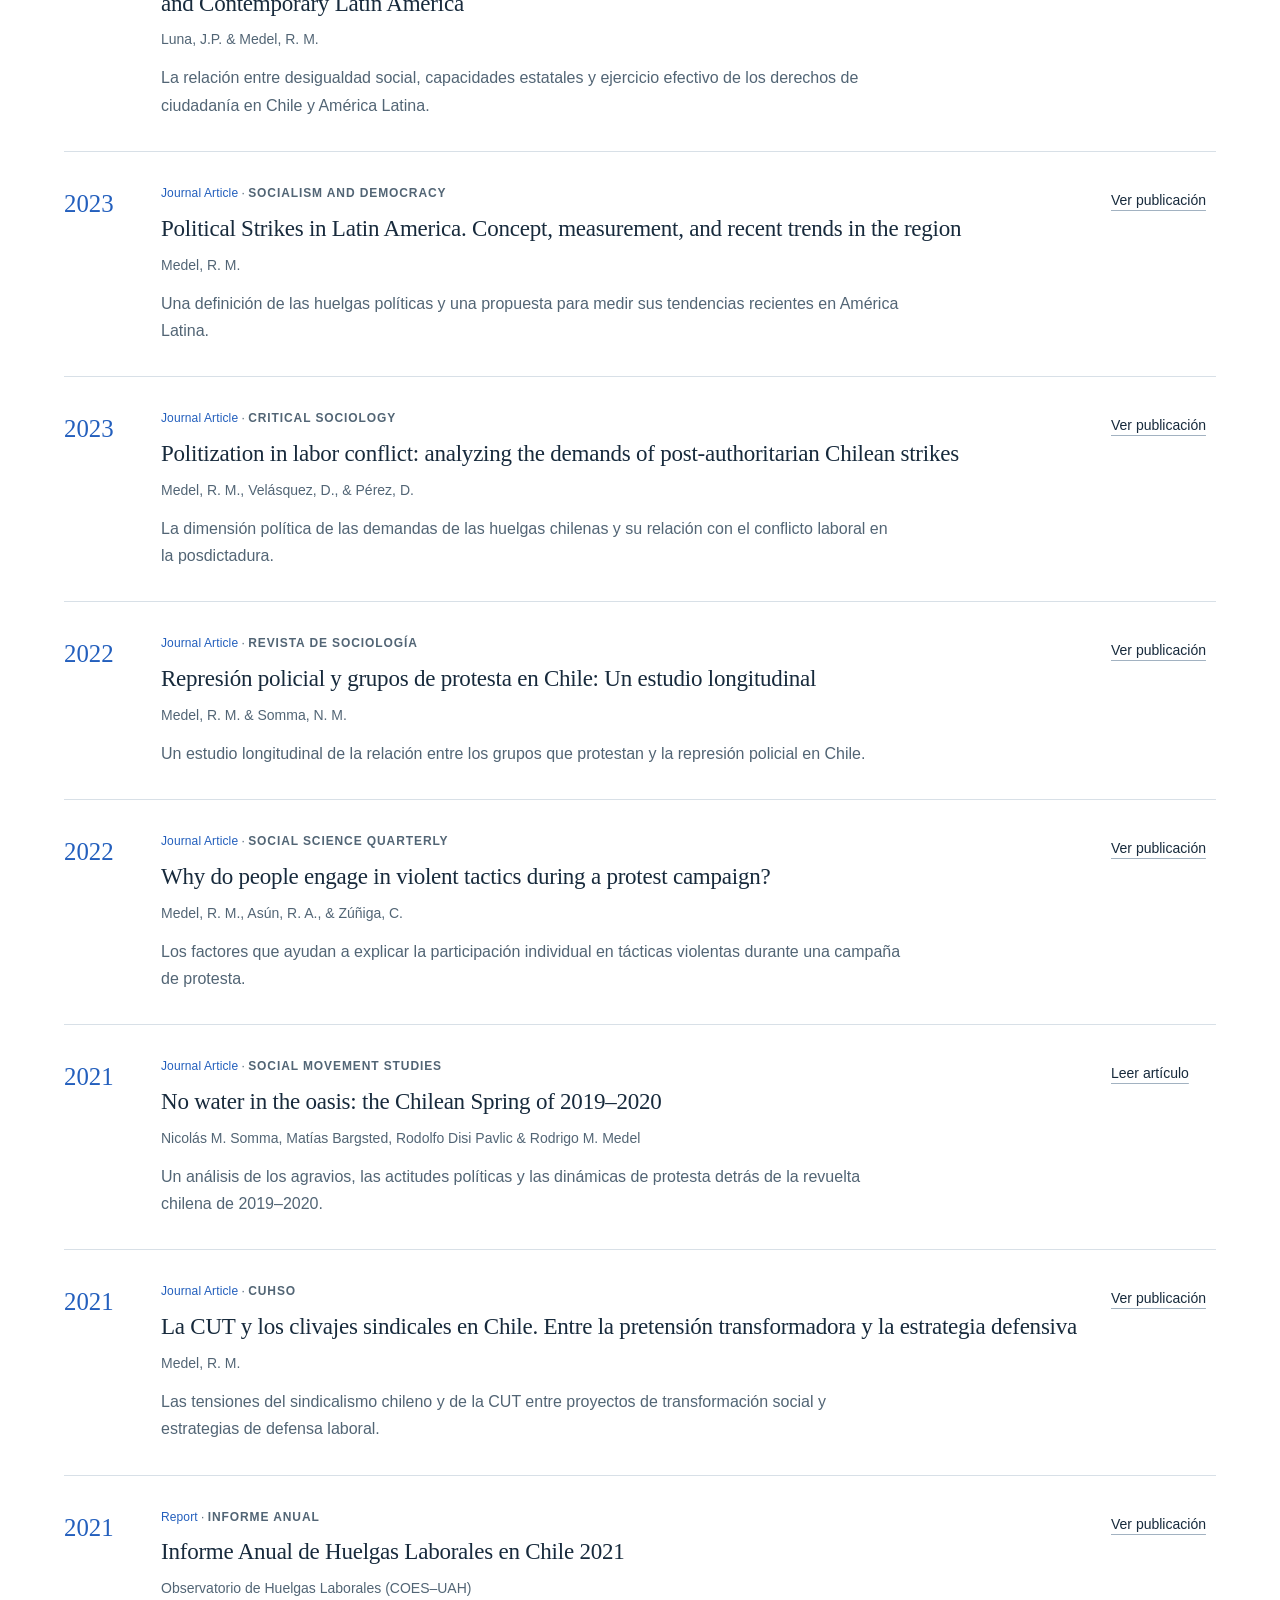
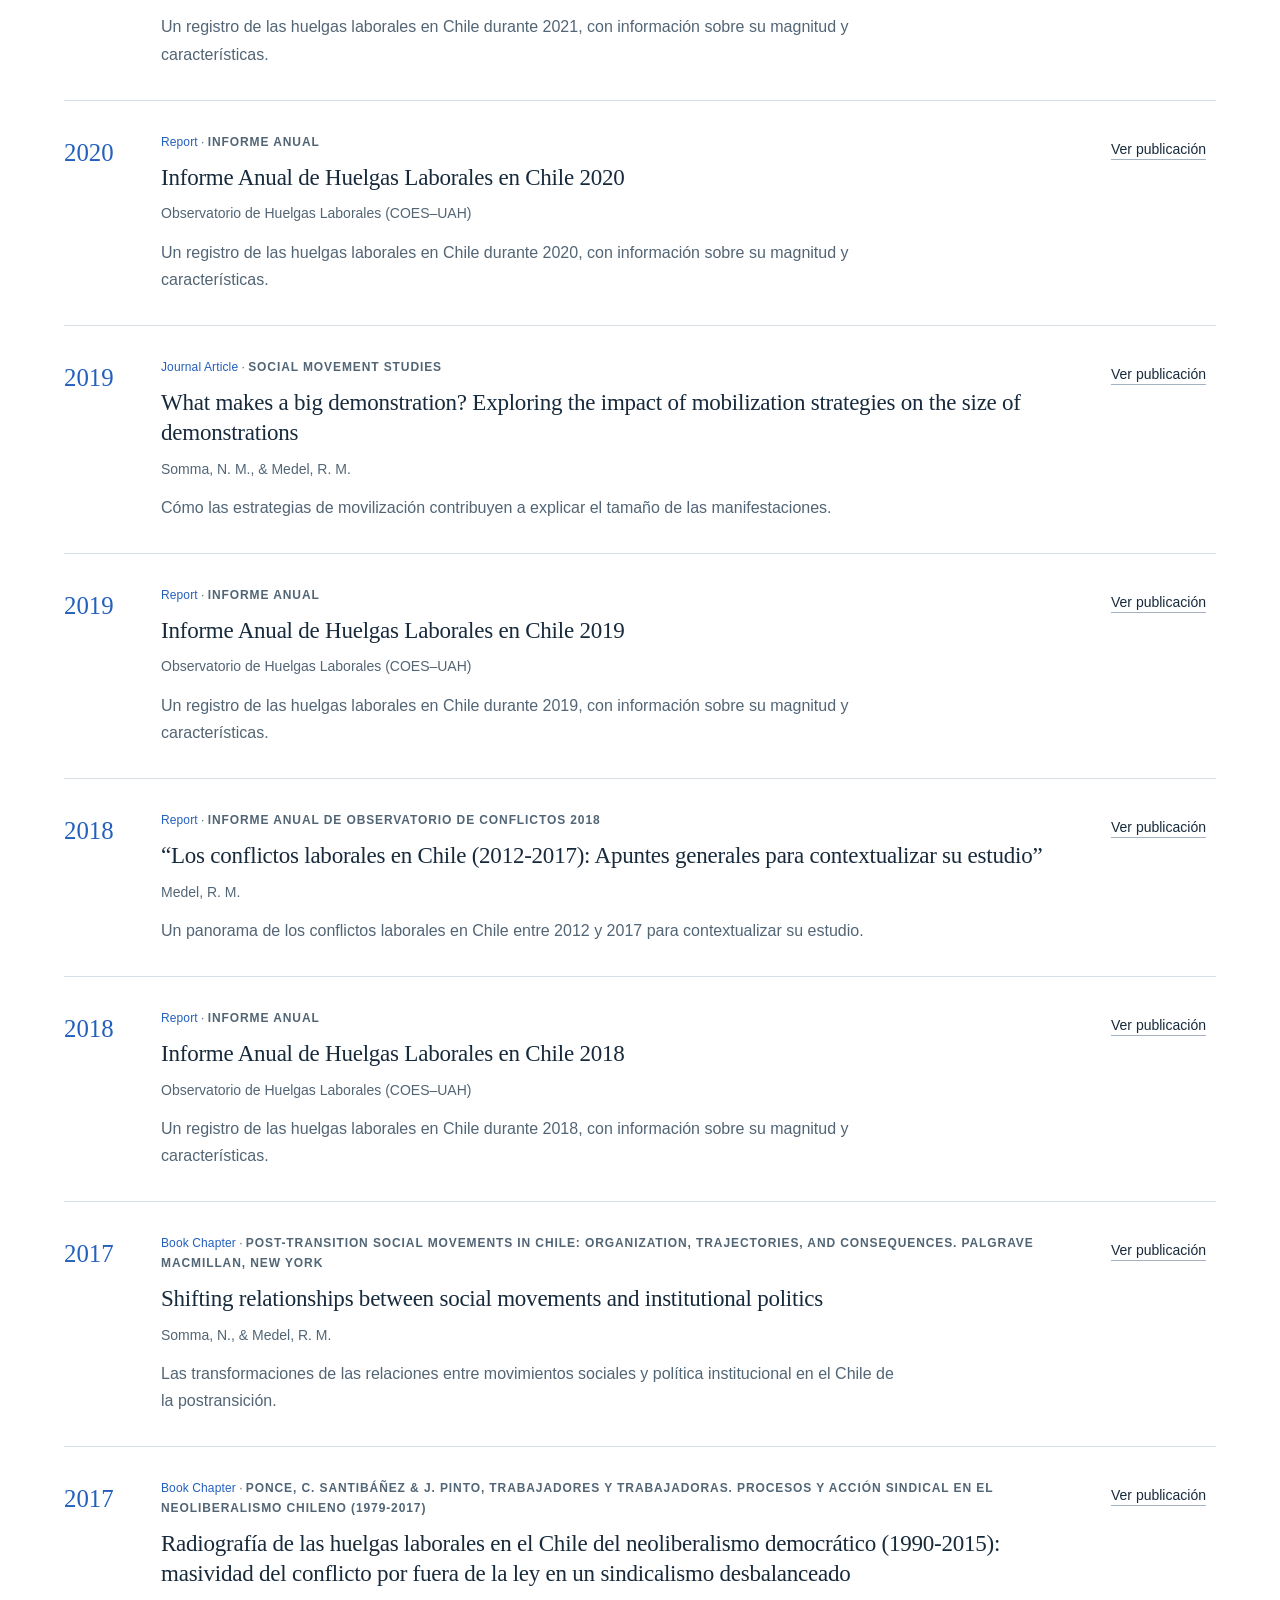
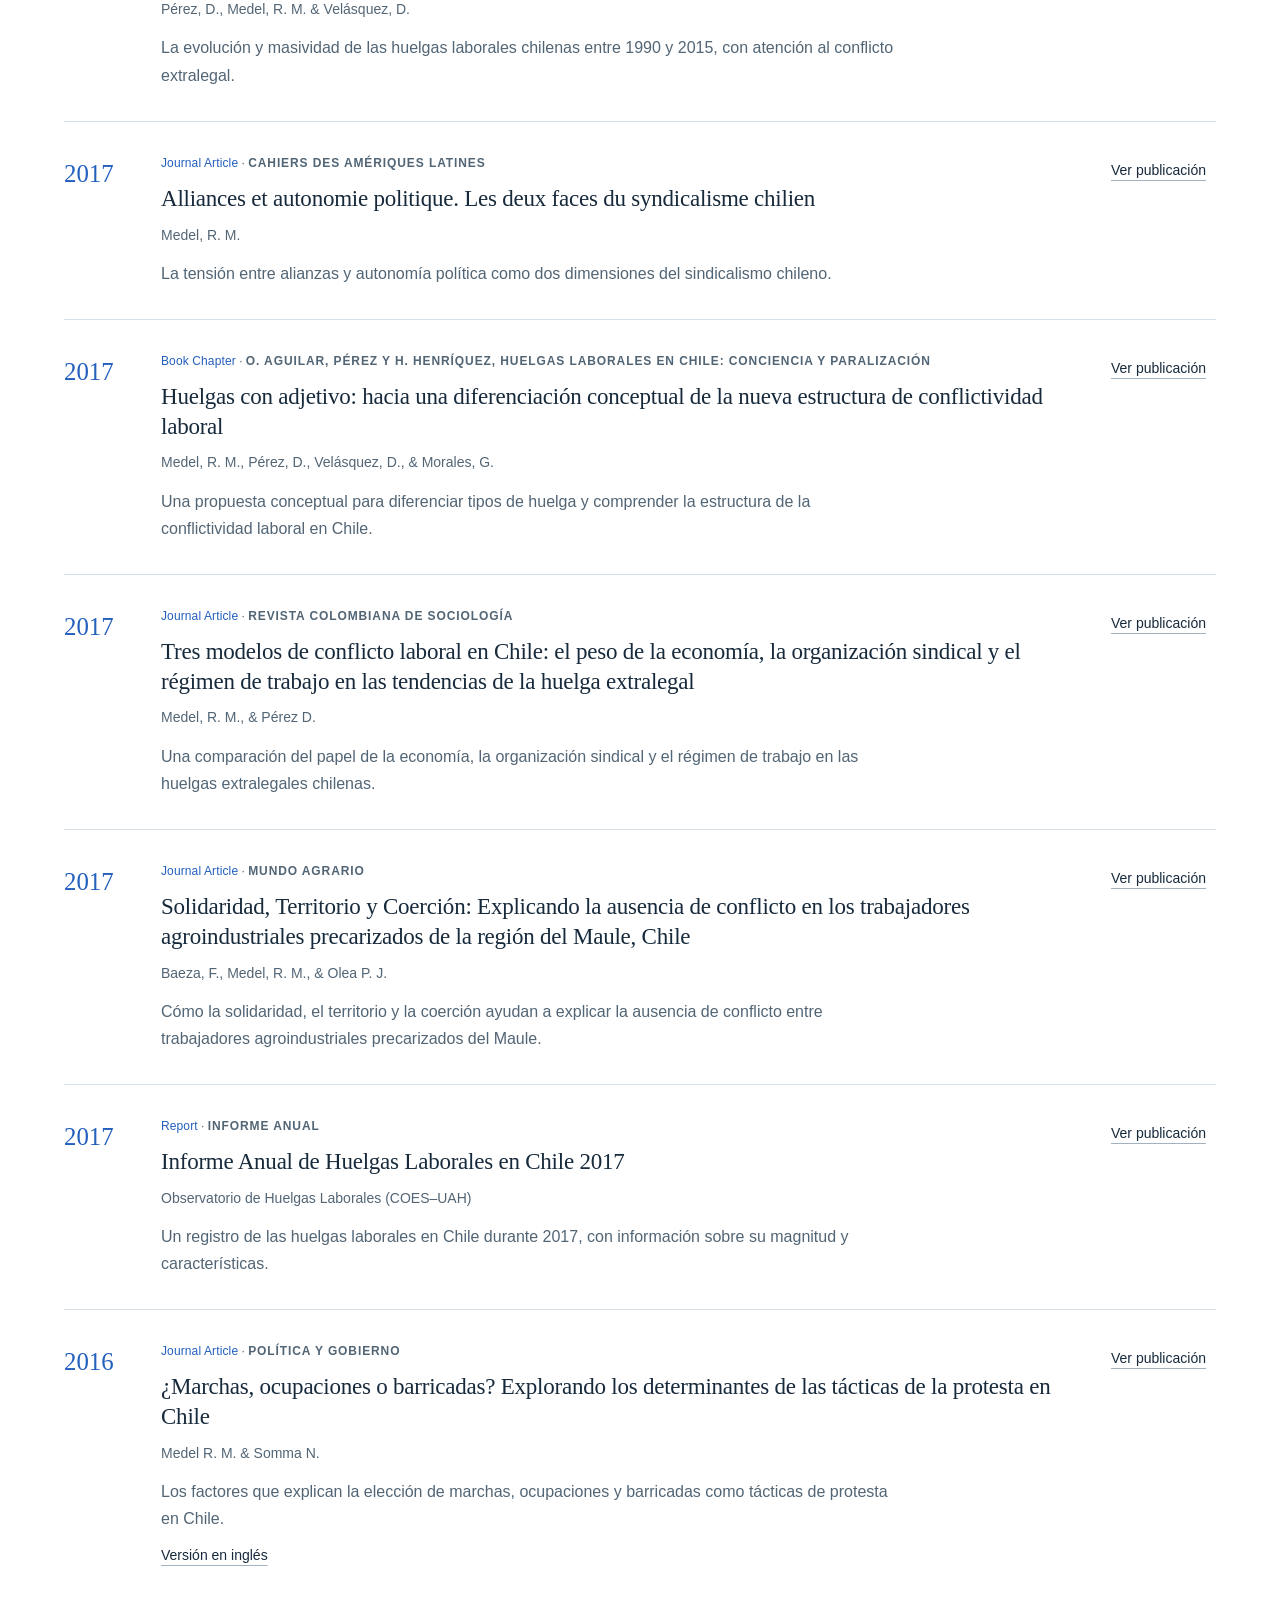
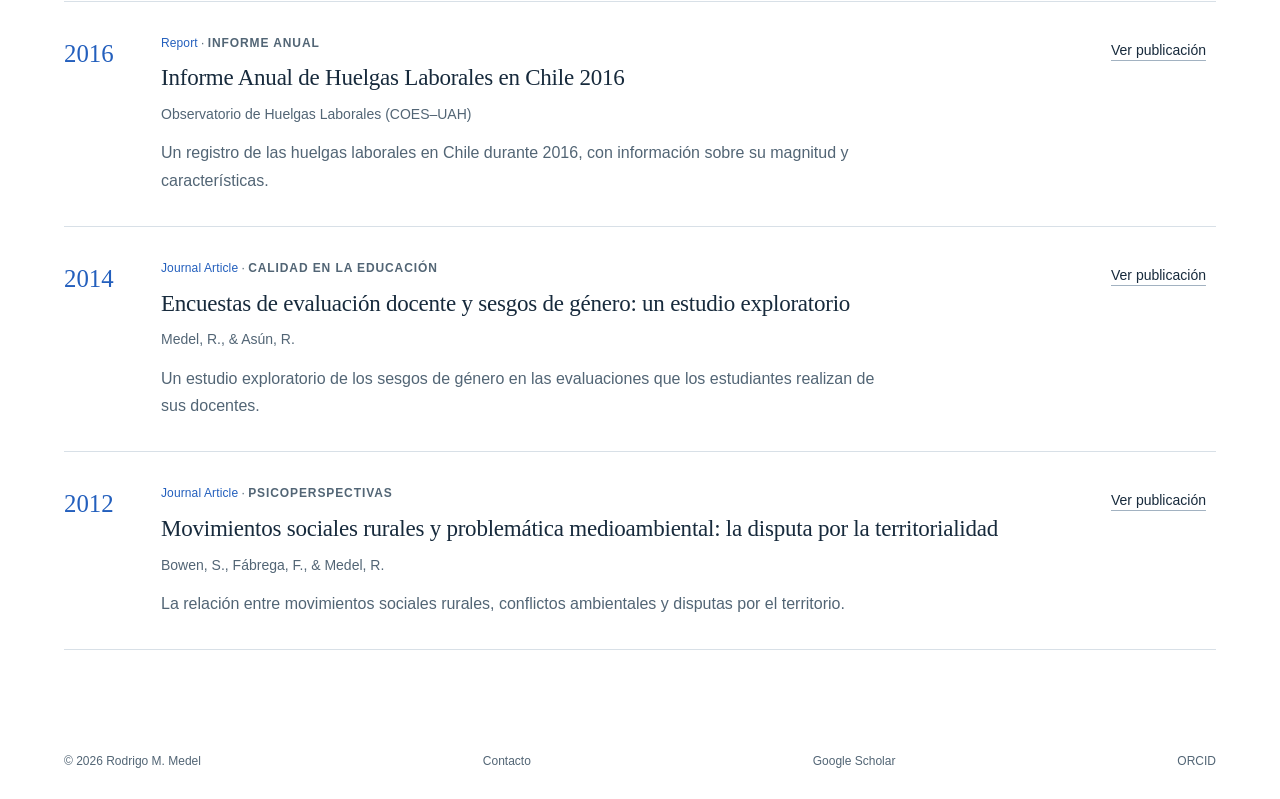
<file: publicaciones.html>
<!doctype html>
<html lang="es">
<head>
  <meta charset="utf-8">
  <meta name="viewport" content="width=device-width,initial-scale=1">
  <title>Publicaciones | Rodrigo M. Medel</title>
  <meta name="description" content="Bibliografía de Rodrigo M. Medel: artículos, capítulos, libros e informes, con descripciones breves y enlaces a los trabajos.">
  <meta name="theme-color" content="#122b45">
  <meta property="og:title" content="Publicaciones | Rodrigo M. Medel">
  <meta property="og:description" content="Bibliografía de Rodrigo M. Medel: artículos, capítulos, libros e informes, con descripciones breves y enlaces a los trabajos.">
  <meta property="og:type" content="website">
  <link rel="icon" type="image/svg+xml" href="data:image/svg+xml,%3Csvg xmlns='http://www.w3.org/2000/svg' viewBox='0 0 32 32'%3E%3Crect width='32' height='32' rx='4' fill='%23122b45'/%3E%3Ctext x='16' y='22' text-anchor='middle' font-family='Georgia,serif' font-size='20' fill='white'%3EM%3C/text%3E%3Cpath d='M6 27h20' stroke='%235aacff' stroke-width='2'/%3E%3C/svg%3E">
  <link rel="stylesheet" href="styles.css?v=20261002-5">
  <link rel="stylesheet" href="publicaciones-con-descripciones.css?v=20261002-5">
  <script src="script.js" defer></script>
  <script type="application/ld+json">{"@context":"https://schema.org","@type":"Person","name":"Rodrigo M. Medel","alternateName":"Rodrigo Medel Sierralta","jobTitle":"Profesor Asociado","affiliation":{"@type":"Organization","name":"Facultad de Gobierno, Universidad de Chile"},"sameAs":["https://orcid.org/0000-0002-6610-3809"],"knowsAbout":["Political participation","Social protest","Labor unions","Political crises","Latin America"]}</script>
</head>
<body data-title-es="Publicaciones" data-title-en="Publications"><a class="skip-link" href="#contenido" data-en="Skip to content">Saltar al contenido</a><header class="site-header">
    <div class="container header-inner">
      <a href="index.html" class="brand" aria-label="Rodrigo M. Medel, inicio" data-en-aria="Rodrigo M. Medel, home"><span class="brand-name">Rodrigo M. Medel</span></a>
      <nav aria-label="Navegación principal" data-en-aria="Main navigation"><a href="index.html" data-en="Biography">Biografía</a><a href="investigacion.html" data-en="Projects">Proyectos</a><a href="publicaciones.html" data-en="Publications" class="active" aria-current="page">Publicaciones</a><a href="libro.html" data-en="Books">Libros</a><a href="bases-de-datos.html" data-en="Datasets">Bases de datos</a><a href="docencia.html" data-en="Teaching">Docencia</a><a href="medios.html" data-en="Media">Medios</a><a href="cv.html" data-en="CV">CV</a></nav>
      <div class="language-switch" role="group" aria-label="Idioma / Language">
        <button type="button" data-lang="es" aria-pressed="true" aria-label="Español">ES</button><span aria-hidden="true">/</span><button type="button" data-lang="en" aria-pressed="false" aria-label="English">EN</button>
      </div>
    </div>
  </header><main id="contenido"><section class="page-heading container"><p class="eyebrow" data-en="Academic bibliography">Bibliografía académica</p><h1  data-en="Publications">Publicaciones</h1><p class="page-intro" data-en="Articles, chapters, books and reports on political participation, protest, democracy and labor.">Artículos, capítulos, libros e informes sobre participación política, protesta, democracia y sindicalismo.</p></section><section class="container publication-page"><div class="filter-row"><div class="publication-filters" role="group" aria-label="Filtrar publicaciones por tema" data-en-aria="Filter publications by topic"><button type="button" data-filter="all" aria-pressed="true" data-en="All">Todas</button><button type="button" data-filter="participation" aria-pressed="false" data-en="Participation">Participación</button><button type="button" data-filter="protest" aria-pressed="false" data-en="Protest">Protesta</button><button type="button" data-filter="labor" aria-pressed="false" data-en="Labor">Sindicalismo</button><button type="button" data-filter="other" aria-pressed="false" data-en="Other">Otros</button></div><span id="publication-count" class="result-count" aria-live="polite">41 trabajos</span></div><div class="publication-list"><article class="publication" data-publication-type="journal-article" data-topics="protest"><div class="publication-year">2026<span data-en="Accepted">Aceptado</span></div><div class="publication-content"><p class="journal"><span class="publication-kind">Journal Article</span><span class="publication-kind-divider" aria-hidden="true"> · </span>América Latina Hoy</p><h3>De movimientos sociales a campañas de protesta. Hacia una reordenación conceptual de la política contenciosa para América Latina</h3><p class="publication-summary" data-en="A conceptual approach to protest campaigns as a unit for studying collective political action in Latin America.">Una propuesta conceptual para estudiar las campañas de protesta como unidad de análisis de la acción política colectiva en América Latina.</p><span class="accepted-label" data-en="Accepted for publication · September 2026">Aceptado para publicación · Septiembre de 2026</span></div></article><article class="publication" data-publication-type="journal-article" data-topics="labor"><div class="publication-year">2026</div><div class="publication-content"><p class="journal"><span class="publication-kind">Journal Article</span><span class="publication-kind-divider" aria-hidden="true"> · </span>Economic and Industrial Democracy</p><h3><a class="publication-title" href="https://journals.sagepub.com/doi/abs/10.1177/0143831X261458989" target="_blank" rel="noopener noreferrer">Underground unionization: Socio-spatial strategy within a neoliberal labor regime</a></h3><p class="authors">Pérez-Valenzuela, D. &amp; Medel, R. M.</p><p class="publication-summary" data-en="How workers create unions through clandestine coordination and the strategic use of safe spaces under restrictive labor regimes.">Cómo los trabajadores crean sindicatos mediante coordinación clandestina y uso estratégico de espacios seguros frente a restricciones laborales.</p></div><a class="article-link" href="https://journals.sagepub.com/doi/abs/10.1177/0143831X261458989" target="_blank" rel="noopener noreferrer" data-en="View publication">Ver publicación</a></article><article class="publication" data-publication-type="journal-article" data-topics="protest"><div class="publication-year">2025</div><div class="publication-content"><p class="journal"><span class="publication-kind">Journal Article</span><span class="publication-kind-divider" aria-hidden="true"> · </span>Social Forces</p><h3><a href="https://doi.org/10.1093/sf/soaf102" target="_blank" rel="noopener noreferrer">Justification of violence, ideological preferences, and exposure to protests: causal evidence from the 2019 Chilean social unrest</a></h3><p class="authors">Rodolfo Disi Pavlic, Rodrigo M. Medel, Matías Bargsted &amp; Nicolás M. Somma</p><p class="publication-summary" data-en="The relationship between exposure to protest, ideological preferences and the justification of violence during the Chilean social unrest.">La relación entre exposición a las protestas, preferencias ideológicas y justificación de la violencia durante el estallido social chileno.</p></div><a class="article-link" href="https://doi.org/10.1093/sf/soaf102" target="_blank" rel="noopener noreferrer" aria-label="Leer artículo sobre justificación de la violencia" data-en-aria="Read article on justification of violence" data-en="Read article">Leer artículo</a></article><article class="publication" data-publication-type="book-chapter" data-topics="participation"><div class="publication-year">2025</div><div class="publication-content"><p class="journal"><span class="publication-kind">Book Chapter</span><span class="publication-kind-divider" aria-hidden="true"> · </span>Gabriel Kessler and María Victoria Murillo (Eds.) The Social Underpinnings of Political Discontent in Latin America. Cambridge University Press</p><h3>Better Polarized than Unstructured? The Underpinnings of Political Discontent with Democracy in Four (Small) Latin American Countries</h3><p class="authors">Luna J.P. &amp; Medel, R. M.</p><p class="publication-summary" data-en="A comparison of polarization, political structuring and discontent with democracy in four Latin American countries.">Una comparación de la polarización, la estructuración política y el descontento con la democracia en cuatro países latinoamericanos.</p><span class="accepted-label" data-en="In press">En prensa</span></div></article><article class="publication" data-publication-type="journal-article" data-topics="participation"><div class="publication-year">2025<span data-en="Online first">En línea</span></div><div class="publication-content"><p class="journal"><span class="publication-kind">Journal Article</span><span class="publication-kind-divider" aria-hidden="true"> · </span>Bulletin of Latin American Research</p><h3><a href="https://doi.org/10.1111/blar.70019" target="_blank" rel="noopener noreferrer">The ‘Withdrawn Citizen’: Making Sense of the Failed Constitutional Process in Chile</a></h3><p class="authors">Stefano Palestini &amp; Rodrigo M. Medel</p><p class="publication-summary" data-en="Political disengagement and the Chilean constitutional process: an explanation centered on citizens who withdraw from formal and informal politics.">Desvinculación política y proceso constitucional chileno: una explicación centrada en ciudadanos que se retraen de la política formal e informal.</p><span class="award-label">BLAR / SLAS · Best Article 2025</span><details><summary data-en="Publication details">Datos de publicación</summary><p data-en="First published online in April 2025; volume 45(1), 2026, e70019. DOI: 10.1111/blar.70019.">Publicado en línea en abril de 2025; volumen 45(1), 2026, e70019. DOI: 10.1111/blar.70019.</p></details></div><a class="article-link" href="https://doi.org/10.1111/blar.70019" target="_blank" rel="noopener noreferrer" aria-label="Leer The Withdrawn Citizen" data-en-aria="Read The Withdrawn Citizen" data-en="Read article">Leer artículo</a></article><article class="publication" data-publication-type="journal-article" data-topics="labor"><div class="publication-year">2025</div><div class="publication-content"><p class="journal"><span class="publication-kind">Journal Article</span><span class="publication-kind-divider" aria-hidden="true"> · </span>Data in Brief</p><h3><a href="https://doi.org/10.1016/j.dib.2025.112180" target="_blank" rel="noopener noreferrer">A comprehensive dataset on political strikes in Latin America: Event characteristics, mobilization dynamics, and socio-political contexts (1990–2020)</a></h3><p class="authors">Rodrigo M. Medel</p><p class="publication-summary" data-en="Original comparative data for studying political strikes, mobilization dynamics and state–society relations in Latin America.">Datos comparados originales para estudiar las huelgas políticas, las dinámicas de movilización y las relaciones entre Estado y sociedad en América Latina.</p><span class="data-label" data-en="Research data">Datos de investigación</span></div><a class="article-link" href="https://doi.org/10.1016/j.dib.2025.112180" target="_blank" rel="noopener noreferrer" aria-label="Leer artículo del dataset de huelgas políticas" data-en-aria="Read political strikes dataset article" data-en="Article & data">Artículo y datos</a></article><article class="publication" data-publication-type="journal-article" data-topics="labor"><div class="publication-year">2025</div><div class="publication-content"><p class="journal"><span class="publication-kind">Journal Article</span><span class="publication-kind-divider" aria-hidden="true"> · </span>Latin American Politics and Society</p><h3><a class="publication-title" href="https://www.cambridge.org/core/journals/latin-american-politics-and-society/article/abs/mapping-unionism-in-latin-america-a-proposal-for-measuring-union-power/F949EFECAA87552921DC85B3B1C24103" target="_blank" rel="noopener noreferrer">Mapping Unionism in Latin America: A Proposal for Measuring Union Power</a></h3><p class="authors">Medel, R. M., &amp; Osorio, S.</p><p class="publication-summary" data-en="An approach to measuring union power and distinguishing models of unionism across Latin America.">Una propuesta para medir el poder sindical y distinguir modelos de sindicalismo en América Latina.</p></div><a class="article-link" href="https://www.cambridge.org/core/journals/latin-american-politics-and-society/article/abs/mapping-unionism-in-latin-america-a-proposal-for-measuring-union-power/F949EFECAA87552921DC85B3B1C24103" target="_blank" rel="noopener noreferrer" data-en="View publication">Ver publicación</a></article><article class="publication" data-publication-type="book-chapter" data-topics="labor"><div class="publication-year">2025</div><div class="publication-content"><p class="journal"><span class="publication-kind">Book Chapter</span><span class="publication-kind-divider" aria-hidden="true"> · </span>Pablo Pérez, Francisca Gutiérrez, Rodrigo Medel, Domingo Pérez, Diego Velásquez (Eds.) Huelgas laborales y revitalización sindical en Chile. Fondo de Cultura Económica</p><h3>“Alianzas y poder sindical: dinámicas de movilización de las federaciones del sector público (1990-2021)”</h3><p class="authors">Medel, R. M.</p><p class="publication-summary" data-en="The role of alliances in union power and the mobilization of Chilean public-sector federations between 1990 and 2021.">El papel de las alianzas en el poder sindical y la movilización de las federaciones del sector público chileno entre 1990 y 2021.</p><span class="accepted-label" data-en="In press">En prensa</span></div></article><article class="publication" data-topics="labor" data-publication-type="book"><div class="publication-year">2024</div><div class="publication-content"><p class="journal"><span class="publication-kind">Book</span><span class="publication-kind-divider" aria-hidden="true"> · </span>Fondo de Cultura Económica</p><h3><a class="publication-title" href="libro.html">Sindicalismos en Chile. Desde la reestructuración neoliberal a la posdictadura</a></h3><p class="authors" data-en="Rodrigo M. Medel &amp; Sebastián Osorio (eds.)">Rodrigo M. Medel &amp; Sebastián Osorio (eds.)</p><p class="publication-summary" data-en="An edited volume on the transformations of Chilean unionism from neoliberal restructuring to the post-dictatorship period.">Un volumen colectivo sobre las transformaciones del sindicalismo chileno desde la reestructuración neoliberal hasta la posdictadura.</p></div><a class="article-link" href="libro.html" data-en="View book">Ver libro</a></article><article class="publication" data-publication-type="journal-article" data-topics="protest"><div class="publication-year">2024</div><div class="publication-content"><p class="journal"><span class="publication-kind">Journal Article</span><span class="publication-kind-divider" aria-hidden="true"> · </span>Desafíos</p><h3><a class="publication-title" href="https://revistas.urosario.edu.co/index.php/desafios/article/view/14299" target="_blank" rel="noopener noreferrer">Revueltas urbanas en América Latina: revisión bibliográfica y propuesta conceptual</a></h3><p class="authors">Somma, N., Cavieres, J., &amp; Medel, R. M.</p><p class="publication-summary" data-en="A literature review and conceptual framework for distinguishing and explaining urban uprisings in Latin America.">Una revisión de la literatura y un marco conceptual para distinguir y explicar las revueltas urbanas en América Latina.</p></div><a class="article-link" href="https://revistas.urosario.edu.co/index.php/desafios/article/view/14299" target="_blank" rel="noopener noreferrer" data-en="View publication">Ver publicación</a></article><article class="publication" data-publication-type="journal-article" data-topics="protest"><div class="publication-year">2024</div><div class="publication-content"><p class="journal"><span class="publication-kind">Journal Article</span><span class="publication-kind-divider" aria-hidden="true"> · </span>Social Movement Studies</p><h3><a class="publication-title" href="https://www.researchgate.net/publication/379060254_PROFILE_understanding_the_2022-23_Peruvian_uprising" target="_blank" rel="noopener noreferrer">PROFILE: understanding the 2022-23 Peruvian uprising</a></h3><p class="authors">Somma, N., Disi, R., &amp; Medel, R. M.</p><p class="publication-summary" data-en="An analysis of the inequalities and political dynamics that help explain Peru’s 2022–2023 uprising.">Un análisis de las desigualdades y dinámicas políticas que ayudan a explicar la revuelta peruana de 2022–2023.</p></div><a class="article-link" href="https://www.researchgate.net/publication/379060254_PROFILE_understanding_the_2022-23_Peruvian_uprising" target="_blank" rel="noopener noreferrer" data-en="View publication">Ver publicación</a></article><article class="publication" data-publication-type="book-chapter" data-topics="protest"><div class="publication-year">2024</div><div class="publication-content"><p class="journal"><span class="publication-kind">Book Chapter</span><span class="publication-kind-divider" aria-hidden="true"> · </span>Popular Politics and Protest Event Analysis in Latin America. University of New Mexico Press</p><h3><a class="publication-title" href="https://www.researchgate.net/publication/380127040_A_Group-based_Approach_to_Analyze_the_Protest_Landscape_in_Chile_at_the_Height_of_Neoliberalism_and_Democracy" target="_blank" rel="noopener noreferrer">A Group-based Approach to Analyze the Protest Landscape in Chile at the Height of Neoliberalism and Democracy</a></h3><p class="authors">Somma, N. &amp; Medel, R. M.</p><p class="publication-summary" data-en="A group-based approach to understanding the diversity of protest in neoliberal and democratic Chile.">Un enfoque centrado en los grupos movilizados para comprender la diversidad de las protestas en el Chile neoliberal y democrático.</p></div><a class="article-link" href="https://www.researchgate.net/publication/380127040_A_Group-based_Approach_to_Analyze_the_Protest_Landscape_in_Chile_at_the_Height_of_Neoliberalism_and_Democracy" target="_blank" rel="noopener noreferrer" data-en="View publication">Ver publicación</a></article><article class="publication" data-publication-type="journal-article" data-topics="participation"><div class="publication-year">2024</div><div class="publication-content"><p class="journal"><span class="publication-kind">Journal Article</span><span class="publication-kind-divider" aria-hidden="true"> · </span>International Journal of Latin American Religions</p><h3><a class="publication-title" href="https://link.springer.com/article/10.1007/s41603-024-00272-7" target="_blank" rel="noopener noreferrer">Evangelicals and Support for the (Far) Right in Chile’s Rural South</a></h3><p class="authors">Castillo, I., &amp; Medel, R. M.</p><p class="publication-summary" data-en="The relationship between evangelical affiliation and support for the right and far right in Chile’s rural south.">La relación entre pertenencia evangélica y apoyo a la derecha y la ultraderecha en el sur rural de Chile.</p></div><a class="article-link" href="https://link.springer.com/article/10.1007/s41603-024-00272-7" target="_blank" rel="noopener noreferrer" data-en="View publication">Ver publicación</a></article><article class="publication" data-publication-type="book-chapter" data-topics="labor"><div class="publication-year">2024</div><div class="publication-content"><p class="journal"><span class="publication-kind">Book Chapter</span><span class="publication-kind-divider" aria-hidden="true"> · </span>Rodrigo Medel y Sebastián Osorio (Eds.) Sindicalismos en Chile. Desde la reestructuración neoliberal a la postdictadura. Fondo de Cultura Económica</p><h3><a class="publication-title" href="https://www.researchgate.net/publication/391105842_Entre_instituciones_informales_y_alianzas_estrategicas_Trayectoria_politica_del_sindicalismo_estatal" target="_blank" rel="noopener noreferrer">“Entre instituciones informales y alianzas estratégicas: trayectoria política del sindicalismo estatal.”</a></h3><p class="authors">Medel, R. M., &amp; Villagra, O.</p><p class="publication-summary" data-en="The political trajectory of Chilean public-sector unionism, focusing on informal institutions and strategic alliances.">La trayectoria política del sindicalismo estatal chileno, atendiendo a sus instituciones informales y alianzas estratégicas.</p></div><a class="article-link" href="https://www.researchgate.net/publication/391105842_Entre_instituciones_informales_y_alianzas_estrategicas_Trayectoria_politica_del_sindicalismo_estatal" target="_blank" rel="noopener noreferrer" data-en="View publication">Ver publicación</a></article><article class="publication" data-publication-type="journal-article" data-topics="participation protest"><div class="publication-year">2023</div><div class="publication-content"><p class="journal"><span class="publication-kind">Journal Article</span><span class="publication-kind-divider" aria-hidden="true"> · </span>Journal of Latin American Studies</p><h3><a href="https://doi.org/10.1017/S0022216X23000706" target="_blank" rel="noopener noreferrer">The Nexus between Protest and Electoral Participation: Explaining Chile’s Exceptionalism</a></h3><p class="authors">Rodrigo M. Medel, Nicolás M. Somma &amp; Sofía Donoso</p><p class="publication-summary" data-en="A comparison of labor and student movements to explain the distance between street protest and electoral participation in Chile.">Una comparación de los movimientos sindical y estudiantil para explicar la distancia entre protesta callejera y participación electoral en Chile.</p></div><a class="article-link" href="https://doi.org/10.1017/S0022216X23000706" target="_blank" rel="noopener noreferrer" aria-label="Leer The Nexus between Protest and Electoral Participation" data-en-aria="Read The Nexus between Protest and Electoral Participation" data-en="Read article">Leer artículo</a></article><article class="publication" data-publication-type="journal-article" data-topics="participation protest"><div class="publication-year">2023</div><div class="publication-content"><p class="journal"><span class="publication-kind">Journal Article</span><span class="publication-kind-divider" aria-hidden="true"> · </span>Revista Nueva Sociedad</p><h3><a class="publication-title" href="https://nuso.org/articulo/305-chile-la-politica-y-la-calle/" target="_blank" rel="noopener noreferrer">Chile, la política y la calle. Dinámicas de una politización antipartidista</a></h3><p class="authors">Medel, R. M.</p><p class="publication-summary" data-en="An interpretation of anti-party politicization and the distance between street mobilization and political parties in Chile.">Una interpretación de la politización antipartidista y de la distancia entre movilización callejera y partidos políticos en Chile.</p></div><a class="article-link" href="https://nuso.org/articulo/305-chile-la-politica-y-la-calle/" target="_blank" rel="noopener noreferrer" data-en="View publication">Ver publicación</a></article><article class="publication" data-publication-type="journal-article" data-topics="participation"><div class="publication-year">2023</div><div class="publication-content"><p class="journal"><span class="publication-kind">Journal Article</span><span class="publication-kind-divider" aria-hidden="true"> · </span>Acta Politica</p><h3><a class="publication-title" href="https://link.springer.com/article/10.1057/s41269-023-00290-x" target="_blank" rel="noopener noreferrer">When do active citizens abstain from the polls? Civic Associations, Non-electoral Participation, and Voting in 21st-century democracies</a></h3><p class="authors">Medel, R. M.</p><p class="publication-summary" data-en="How associational ties and a sense of civic duty help explain why some politically active citizens abstain from voting.">Cómo los vínculos asociativos y el sentido del deber cívico ayudan a explicar por qué algunos ciudadanos políticamente activos no votan.</p></div><a class="article-link" href="https://link.springer.com/article/10.1057/s41269-023-00290-x" target="_blank" rel="noopener noreferrer" data-en="View publication">Ver publicación</a></article><article class="publication" data-publication-type="journal-article" data-topics="participation"><div class="publication-year">2023</div><div class="publication-content"><p class="journal"><span class="publication-kind">Journal Article</span><span class="publication-kind-divider" aria-hidden="true"> · </span>Latin American Politics and Society</p><h3><a class="publication-title" href="https://www.cambridge.org/core/journals/latin-american-politics-and-society/article/abs/uneven-states-unequal-societies-and-democracys-unfulfilled-promises-citizenship-rights-in-chile-and-contemporary-latin-america/FBD633D84E2C45912C882706EB334083" target="_blank" rel="noopener noreferrer">Uneven States, Unequal Societies, and Democracy’s Unfulfilled Promises: Citizenship Rights in Chile and Contemporary Latin America</a></h3><p class="authors">Luna, J.P. &amp; Medel, R. M.</p><p class="publication-summary" data-en="The relationship between social inequality, state capacity and the effective exercise of citizenship rights in Chile and Latin America.">La relación entre desigualdad social, capacidades estatales y ejercicio efectivo de los derechos de ciudadanía en Chile y América Latina.</p></div><a class="article-link" href="https://www.cambridge.org/core/journals/latin-american-politics-and-society/article/abs/uneven-states-unequal-societies-and-democracys-unfulfilled-promises-citizenship-rights-in-chile-and-contemporary-latin-america/FBD633D84E2C45912C882706EB334083" target="_blank" rel="noopener noreferrer" data-en="View publication">Ver publicación</a></article><article class="publication" data-publication-type="journal-article" data-topics="labor"><div class="publication-year">2023</div><div class="publication-content"><p class="journal"><span class="publication-kind">Journal Article</span><span class="publication-kind-divider" aria-hidden="true"> · </span>Socialism and Democracy</p><h3><a class="publication-title" href="https://www.researchgate.net/publication/371562648_Political_Strikes_in_Latin_America_Concept_Measurement_and_Recent_Trends_in_the_Region" target="_blank" rel="noopener noreferrer">Political Strikes in Latin America. Concept, measurement, and recent trends in the region</a></h3><p class="authors">Medel, R. M.</p><p class="publication-summary" data-en="A definition of political strikes and an approach to measuring their recent trends in Latin America.">Una definición de las huelgas políticas y una propuesta para medir sus tendencias recientes en América Latina.</p></div><a class="article-link" href="https://www.researchgate.net/publication/371562648_Political_Strikes_in_Latin_America_Concept_Measurement_and_Recent_Trends_in_the_Region" target="_blank" rel="noopener noreferrer" data-en="View publication">Ver publicación</a></article><article class="publication" data-publication-type="journal-article" data-topics="labor"><div class="publication-year">2023</div><div class="publication-content"><p class="journal"><span class="publication-kind">Journal Article</span><span class="publication-kind-divider" aria-hidden="true"> · </span>Critical Sociology</p><h3><a class="publication-title" href="https://www.researchgate.net/publication/357053357_Politization_in_Labor_Conflict_Analyzing_the_Demands_of_Post-Authoritarian_Chilean_Strikes" target="_blank" rel="noopener noreferrer">Politization in labor conflict: analyzing the demands of post-authoritarian Chilean strikes</a></h3><p class="authors">Medel, R. M., Velásquez, D., &amp; Pérez, D.</p><p class="publication-summary" data-en="The political dimension of Chilean strike demands and its relationship with labor conflict in the post-authoritarian period.">La dimensión política de las demandas de las huelgas chilenas y su relación con el conflicto laboral en la posdictadura.</p></div><a class="article-link" href="https://www.researchgate.net/publication/357053357_Politization_in_Labor_Conflict_Analyzing_the_Demands_of_Post-Authoritarian_Chilean_Strikes" target="_blank" rel="noopener noreferrer" data-en="View publication">Ver publicación</a></article><article class="publication" data-publication-type="journal-article" data-topics="protest"><div class="publication-year">2022</div><div class="publication-content"><p class="journal"><span class="publication-kind">Journal Article</span><span class="publication-kind-divider" aria-hidden="true"> · </span>Revista de Sociología</p><h3><a class="publication-title" href="https://doi.org/10.5354/0719-529X.2022.68149" target="_blank" rel="noopener noreferrer">Represión policial y grupos de protesta en Chile: Un estudio longitudinal</a></h3><p class="authors">Medel, R. M. &amp; Somma, N. M.</p><p class="publication-summary" data-en="A longitudinal study of the relationship between protesting groups and police repression in Chile.">Un estudio longitudinal de la relación entre los grupos que protestan y la represión policial en Chile.</p></div><a class="article-link" href="https://doi.org/10.5354/0719-529X.2022.68149" target="_blank" rel="noopener noreferrer" data-en="View publication">Ver publicación</a></article><article class="publication" data-publication-type="journal-article" data-topics="protest"><div class="publication-year">2022</div><div class="publication-content"><p class="journal"><span class="publication-kind">Journal Article</span><span class="publication-kind-divider" aria-hidden="true"> · </span>Social Science Quarterly</p><h3><a class="publication-title" href="https://onlinelibrary.wiley.com/doi/10.1111/ssqu.13203" target="_blank" rel="noopener noreferrer">Why do people engage in violent tactics during a protest campaign?</a></h3><p class="authors">Medel, R. M., Asún, R. A., &amp; Zúñiga, C.</p><p class="publication-summary" data-en="The factors that help explain individual participation in violent tactics during a protest campaign.">Los factores que ayudan a explicar la participación individual en tácticas violentas durante una campaña de protesta.</p></div><a class="article-link" href="https://onlinelibrary.wiley.com/doi/10.1111/ssqu.13203" target="_blank" rel="noopener noreferrer" data-en="View publication">Ver publicación</a></article><article class="publication" data-publication-type="journal-article" data-topics="protest"><div class="publication-year">2021</div><div class="publication-content"><p class="journal"><span class="publication-kind">Journal Article</span><span class="publication-kind-divider" aria-hidden="true"> · </span>Social Movement Studies</p><h3><a href="https://doi.org/10.1080/14742837.2020.1727737" target="_blank" rel="noopener noreferrer">No water in the oasis: the Chilean Spring of 2019–2020</a></h3><p class="authors">Nicolás M. Somma, Matías Bargsted, Rodolfo Disi Pavlic &amp; Rodrigo M. Medel</p><p class="publication-summary" data-en="An analysis of the grievances, political attitudes and dynamics of protest behind the Chilean social uprising of 2019–2020.">Un análisis de los agravios, las actitudes políticas y las dinámicas de protesta detrás de la revuelta chilena de 2019–2020.</p></div><a class="article-link" href="https://doi.org/10.1080/14742837.2020.1727737" target="_blank" rel="noopener noreferrer" aria-label="Leer No water in the oasis" data-en-aria="Read No water in the oasis" data-en="Read article">Leer artículo</a></article><article class="publication" data-publication-type="journal-article" data-topics="labor"><div class="publication-year">2021</div><div class="publication-content"><p class="journal"><span class="publication-kind">Journal Article</span><span class="publication-kind-divider" aria-hidden="true"> · </span>CUHSO</p><h3><a class="publication-title" href="https://www.scielo.cl/scielo.php?script=sci_abstract&amp;pid=S2452-610X2021000100176&amp;lng=es&amp;nrm=iso&amp;tlng=es" target="_blank" rel="noopener noreferrer">La CUT y los clivajes sindicales en Chile. Entre la pretensión transformadora y la estrategia defensiva</a></h3><p class="authors">Medel, R. M.</p><p class="publication-summary" data-en="The tensions within Chilean unionism and the CUT between social transformation projects and defensive labor strategies.">Las tensiones del sindicalismo chileno y de la CUT entre proyectos de transformación social y estrategias de defensa laboral.</p></div><a class="article-link" href="https://www.scielo.cl/scielo.php?script=sci_abstract&amp;pid=S2452-610X2021000100176&amp;lng=es&amp;nrm=iso&amp;tlng=es" target="_blank" rel="noopener noreferrer" data-en="View publication">Ver publicación</a></article><article class="publication" data-publication-type="report" data-topics="other"><div class="publication-year">2021</div><div class="publication-content"><p class="journal"><span class="publication-kind">Report</span><span class="publication-kind-divider" aria-hidden="true"> · </span>Informe anual</p><h3><a class="publication-title" href="https://fen.uahurtado.cl/wp-content/uploads/2022/10/informe_huelgas_2021.pdf" target="_blank" rel="noopener noreferrer">Informe Anual de Huelgas Laborales en Chile 2021</a></h3><p class="authors">Observatorio de Huelgas Laborales (COES–UAH)</p><p class="publication-summary" data-en="A record of labor strikes in Chile during 2021, documenting their scale and characteristics.">Un registro de las huelgas laborales en Chile durante 2021, con información sobre su magnitud y características.</p></div><a class="article-link" href="https://fen.uahurtado.cl/wp-content/uploads/2022/10/informe_huelgas_2021.pdf" target="_blank" rel="noopener noreferrer" data-en="View publication">Ver publicación</a></article><article class="publication" data-publication-type="report" data-topics="other"><div class="publication-year">2020</div><div class="publication-content"><p class="journal"><span class="publication-kind">Report</span><span class="publication-kind-divider" aria-hidden="true"> · </span>Informe anual</p><h3><a class="publication-title" href="https://observatoriodehuelgas.cl/wp-content/uploads/2021/11/informe_huelgas_laborales_2020.pdf" target="_blank" rel="noopener noreferrer">Informe Anual de Huelgas Laborales en Chile 2020</a></h3><p class="authors">Observatorio de Huelgas Laborales (COES–UAH)</p><p class="publication-summary" data-en="A record of labor strikes in Chile during 2020, documenting their scale and characteristics.">Un registro de las huelgas laborales en Chile durante 2020, con información sobre su magnitud y características.</p></div><a class="article-link" href="https://observatoriodehuelgas.cl/wp-content/uploads/2021/11/informe_huelgas_laborales_2020.pdf" target="_blank" rel="noopener noreferrer" data-en="View publication">Ver publicación</a></article><article class="publication" data-publication-type="journal-article" data-topics="protest"><div class="publication-year">2019</div><div class="publication-content"><p class="journal"><span class="publication-kind">Journal Article</span><span class="publication-kind-divider" aria-hidden="true"> · </span>Social Movement Studies</p><h3><a class="publication-title" href="https://www.tandfonline.com/doi/abs/10.1080/14742837.2018.1532285" target="_blank" rel="noopener noreferrer">What makes a big demonstration? Exploring the impact of mobilization strategies on the size of demonstrations</a></h3><p class="authors">Somma, N. M., &amp; Medel, R. M.</p><p class="publication-summary" data-en="How mobilization strategies help explain the size of demonstrations.">Cómo las estrategias de movilización contribuyen a explicar el tamaño de las manifestaciones.</p></div><a class="article-link" href="https://www.tandfonline.com/doi/abs/10.1080/14742837.2018.1532285" target="_blank" rel="noopener noreferrer" data-en="View publication">Ver publicación</a></article><article class="publication" data-publication-type="report" data-topics="other"><div class="publication-year">2019</div><div class="publication-content"><p class="journal"><span class="publication-kind">Report</span><span class="publication-kind-divider" aria-hidden="true"> · </span>Informe anual</p><h3><a class="publication-title" href="https://fen.uahurtado.cl/wp-content/uploads/2020/10/Informe-de-Huelgas-2019.pdf" target="_blank" rel="noopener noreferrer">Informe Anual de Huelgas Laborales en Chile 2019</a></h3><p class="authors">Observatorio de Huelgas Laborales (COES–UAH)</p><p class="publication-summary" data-en="A record of labor strikes in Chile during 2019, documenting their scale and characteristics.">Un registro de las huelgas laborales en Chile durante 2019, con información sobre su magnitud y características.</p></div><a class="article-link" href="https://fen.uahurtado.cl/wp-content/uploads/2020/10/Informe-de-Huelgas-2019.pdf" target="_blank" rel="noopener noreferrer" data-en="View publication">Ver publicación</a></article><article class="publication" data-publication-type="report" data-topics="other"><div class="publication-year">2018</div><div class="publication-content"><p class="journal"><span class="publication-kind">Report</span><span class="publication-kind-divider" aria-hidden="true"> · </span>Informe Anual de Observatorio de Conflictos 2018</p><h3><a class="publication-title" href="https://www.coes.cl/wp-content/uploads/2018/11/NCPP17.-Informe-Observatorio-de-Conflictos-06-11-2018-.pdf" target="_blank" rel="noopener noreferrer">“Los conflictos laborales en Chile (2012-2017): Apuntes generales para contextualizar su estudio”</a></h3><p class="authors">Medel, R. M.</p><p class="publication-summary" data-en="An overview of labor conflicts in Chile between 2012 and 2017 to contextualize their study.">Un panorama de los conflictos laborales en Chile entre 2012 y 2017 para contextualizar su estudio.</p></div><a class="article-link" href="https://www.coes.cl/wp-content/uploads/2018/11/NCPP17.-Informe-Observatorio-de-Conflictos-06-11-2018-.pdf" target="_blank" rel="noopener noreferrer" data-en="View publication">Ver publicación</a></article><article class="publication" data-publication-type="report" data-topics="other"><div class="publication-year">2018</div><div class="publication-content"><p class="journal"><span class="publication-kind">Report</span><span class="publication-kind-divider" aria-hidden="true"> · </span>Informe anual</p><h3><a class="publication-title" href="https://observatoriodehuelgas.cl/wp-content/uploads/2019/09/informe_huelgas_laborales_2018.pdf" target="_blank" rel="noopener noreferrer">Informe Anual de Huelgas Laborales en Chile 2018</a></h3><p class="authors">Observatorio de Huelgas Laborales (COES–UAH)</p><p class="publication-summary" data-en="A record of labor strikes in Chile during 2018, documenting their scale and characteristics.">Un registro de las huelgas laborales en Chile durante 2018, con información sobre su magnitud y características.</p></div><a class="article-link" href="https://observatoriodehuelgas.cl/wp-content/uploads/2019/09/informe_huelgas_laborales_2018.pdf" target="_blank" rel="noopener noreferrer" data-en="View publication">Ver publicación</a></article><article class="publication" data-publication-type="book-chapter" data-topics="protest"><div class="publication-year">2017</div><div class="publication-content"><p class="journal"><span class="publication-kind">Book Chapter</span><span class="publication-kind-divider" aria-hidden="true"> · </span>Post-transition social movements in Chile: organization, trajectories, and consequences. Palgrave Macmillan, New York</p><h3><a class="publication-title" href="https://www.researchgate.net/publication/312600005_Shifting_Relationships_Between_Social_Movements_and_Institutional_Politics" target="_blank" rel="noopener noreferrer">Shifting relationships between social movements and institutional politics</a></h3><p class="authors">Somma, N., &amp; Medel, R. M.</p><p class="publication-summary" data-en="Changes in the relationship between social movements and institutional politics in post-transition Chile.">Las transformaciones de las relaciones entre movimientos sociales y política institucional en el Chile de la postransición.</p></div><a class="article-link" href="https://www.researchgate.net/publication/312600005_Shifting_Relationships_Between_Social_Movements_and_Institutional_Politics" target="_blank" rel="noopener noreferrer" data-en="View publication">Ver publicación</a></article><article class="publication" data-publication-type="book-chapter" data-topics="labor"><div class="publication-year">2017</div><div class="publication-content"><p class="journal"><span class="publication-kind">Book Chapter</span><span class="publication-kind-divider" aria-hidden="true"> · </span>Ponce, C. Santibáñez &amp; J. Pinto, Trabajadores y trabajadoras. Procesos y acción sindical en el neoliberalismo chileno (1979-2017)</p><h3><a class="publication-title" href="https://www.researchgate.net/publication/322724866_Radiografia_de_las_huelgas_laborales_en_el_Chile_del_neoliberalismo_democratico_1990-2015_masividad_del_conflicto_por_fuera_de_la_ley_en_un_sindicalismo_desbalanceado" target="_blank" rel="noopener noreferrer">Radiografía de las huelgas laborales en el Chile del neoliberalismo democrático (1990-2015): masividad del conflicto por fuera de la ley en un sindicalismo desbalanceado</a></h3><p class="authors">Pérez, D., Medel, R. M. &amp; Velásquez, D.</p><p class="publication-summary" data-en="The evolution and scale of Chilean labor strikes between 1990 and 2015, with particular attention to extralegal conflict.">La evolución y masividad de las huelgas laborales chilenas entre 1990 y 2015, con atención al conflicto extralegal.</p></div><a class="article-link" href="https://www.researchgate.net/publication/322724866_Radiografia_de_las_huelgas_laborales_en_el_Chile_del_neoliberalismo_democratico_1990-2015_masividad_del_conflicto_por_fuera_de_la_ley_en_un_sindicalismo_desbalanceado" target="_blank" rel="noopener noreferrer" data-en="View publication">Ver publicación</a></article><article class="publication" data-publication-type="journal-article" data-topics="labor"><div class="publication-year">2017</div><div class="publication-content"><p class="journal"><span class="publication-kind">Journal Article</span><span class="publication-kind-divider" aria-hidden="true"> · </span>Cahiers des Amériques latines</p><h3><a class="publication-title" href="https://journals.openedition.org/cal/8352" target="_blank" rel="noopener noreferrer">Alliances et autonomie politique. Les deux faces du syndicalisme chilien</a></h3><p class="authors">Medel, R. M.</p><p class="publication-summary" data-en="The tension between alliances and political autonomy as two dimensions of Chilean unionism.">La tensión entre alianzas y autonomía política como dos dimensiones del sindicalismo chileno.</p></div><a class="article-link" href="https://journals.openedition.org/cal/8352" target="_blank" rel="noopener noreferrer" data-en="View publication">Ver publicación</a></article><article class="publication" data-publication-type="book-chapter" data-topics="labor"><div class="publication-year">2017</div><div class="publication-content"><p class="journal"><span class="publication-kind">Book Chapter</span><span class="publication-kind-divider" aria-hidden="true"> · </span>O. Aguilar, Pérez y H. Henríquez, Huelgas laborales en Chile: conciencia y paralización</p><h3><a class="publication-title" href="https://www.researchgate.net/publication/[base64]" target="_blank" rel="noopener noreferrer">Huelgas con adjetivo: hacia una diferenciación conceptual de la nueva estructura de conflictividad laboral</a></h3><p class="authors">Medel, R. M., Pérez, D., Velásquez, D., &amp; Morales, G.</p><p class="publication-summary" data-en="A conceptual approach to distinguishing types of strikes and understanding the structure of labor conflict in Chile.">Una propuesta conceptual para diferenciar tipos de huelga y comprender la estructura de la conflictividad laboral en Chile.</p></div><a class="article-link" href="https://www.researchgate.net/publication/[base64]" target="_blank" rel="noopener noreferrer" data-en="View publication">Ver publicación</a></article><article class="publication" data-publication-type="journal-article" data-topics="labor"><div class="publication-year">2017</div><div class="publication-content"><p class="journal"><span class="publication-kind">Journal Article</span><span class="publication-kind-divider" aria-hidden="true"> · </span>Revista Colombiana de Sociología</p><h3><a class="publication-title" href="https://revistas.unal.edu.co/index.php/recs/article/view/66391/63120" target="_blank" rel="noopener noreferrer">Tres modelos de conflicto laboral en Chile: el peso de la economía, la organización sindical y el régimen de trabajo en las tendencias de la huelga extralegal</a></h3><p class="authors">Medel, R. M., &amp; Pérez D.</p><p class="publication-summary" data-en="A comparison of the roles of the economy, union organization and work regimes in Chilean extralegal strikes.">Una comparación del papel de la economía, la organización sindical y el régimen de trabajo en las huelgas extralegales chilenas.</p></div><a class="article-link" href="https://revistas.unal.edu.co/index.php/recs/article/view/66391/63120" target="_blank" rel="noopener noreferrer" data-en="View publication">Ver publicación</a></article><article class="publication" data-publication-type="journal-article" data-topics="labor"><div class="publication-year">2017</div><div class="publication-content"><p class="journal"><span class="publication-kind">Journal Article</span><span class="publication-kind-divider" aria-hidden="true"> · </span>Mundo agrario</p><h3><a class="publication-title" href="https://dialnet.unirioja.es/servlet/articulo?codigo=6033650" target="_blank" rel="noopener noreferrer">Solidaridad, Territorio y Coerción: Explicando la ausencia de conflicto en los trabajadores agroindustriales precarizados de la región del Maule, Chile</a></h3><p class="authors">Baeza, F., Medel, R. M., &amp; Olea P. J.</p><p class="publication-summary" data-en="How solidarity, territory and coercion help explain the absence of conflict among precarious agro-industrial workers in Maule.">Cómo la solidaridad, el territorio y la coerción ayudan a explicar la ausencia de conflicto entre trabajadores agroindustriales precarizados del Maule.</p></div><a class="article-link" href="https://dialnet.unirioja.es/servlet/articulo?codigo=6033650" target="_blank" rel="noopener noreferrer" data-en="View publication">Ver publicación</a></article><article class="publication" data-publication-type="report" data-topics="other"><div class="publication-year">2017</div><div class="publication-content"><p class="journal"><span class="publication-kind">Report</span><span class="publication-kind-divider" aria-hidden="true"> · </span>Informe anual</p><h3><a class="publication-title" href="https://observatoriodehuelgas.cl/download/informe-2017-observatorio-de-huelgas-laborales.pdf" target="_blank" rel="noopener noreferrer">Informe Anual de Huelgas Laborales en Chile 2017</a></h3><p class="authors">Observatorio de Huelgas Laborales (COES–UAH)</p><p class="publication-summary" data-en="A record of labor strikes in Chile during 2017, documenting their scale and characteristics.">Un registro de las huelgas laborales en Chile durante 2017, con información sobre su magnitud y características.</p></div><a class="article-link" href="https://observatoriodehuelgas.cl/download/informe-2017-observatorio-de-huelgas-laborales.pdf" target="_blank" rel="noopener noreferrer" data-en="View publication">Ver publicación</a></article><article class="publication" data-publication-type="journal-article" data-topics="protest"><div class="publication-year">2016</div><div class="publication-content"><p class="journal"><span class="publication-kind">Journal Article</span><span class="publication-kind-divider" aria-hidden="true"> · </span>Política y gobierno</p><h3><a class="publication-title" href="http://www.politicaygobierno.cide.edu/index.php/pyg/article/view/738" target="_blank" rel="noopener noreferrer">¿Marchas, ocupaciones o barricadas? Explorando los determinantes de las tácticas de la protesta en Chile</a></h3><p class="authors">Medel R. M. &amp; Somma N.</p><p class="publication-summary" data-en="The factors that explain the choice of demonstrations, occupations and roadblocks as protest tactics in Chile.">Los factores que explican la elección de marchas, ocupaciones y barricadas como tácticas de protesta en Chile.</p><a class="text-link" href="http://www.politicaygobierno.cide.edu/index.php/pyg/article/view/738/593" target="_blank" rel="noopener noreferrer" data-en="English version">Versión en inglés</a></div><a class="article-link" href="http://www.politicaygobierno.cide.edu/index.php/pyg/article/view/738" target="_blank" rel="noopener noreferrer" data-en="View publication">Ver publicación</a></article><article class="publication" data-publication-type="report" data-topics="other"><div class="publication-year">2016</div><div class="publication-content"><p class="journal"><span class="publication-kind">Report</span><span class="publication-kind-divider" aria-hidden="true"> · </span>Informe anual</p><h3><a class="publication-title" href="https://observatoriodehuelgas.cl/download/informe-2016-observatorio-de-huelgas-laborales.pdf" target="_blank" rel="noopener noreferrer">Informe Anual de Huelgas Laborales en Chile 2016</a></h3><p class="authors">Observatorio de Huelgas Laborales (COES–UAH)</p><p class="publication-summary" data-en="A record of labor strikes in Chile during 2016, documenting their scale and characteristics.">Un registro de las huelgas laborales en Chile durante 2016, con información sobre su magnitud y características.</p></div><a class="article-link" href="https://observatoriodehuelgas.cl/download/informe-2016-observatorio-de-huelgas-laborales.pdf" target="_blank" rel="noopener noreferrer" data-en="View publication">Ver publicación</a></article><article class="publication" data-publication-type="journal-article" data-topics="other"><div class="publication-year">2014</div><div class="publication-content"><p class="journal"><span class="publication-kind">Journal Article</span><span class="publication-kind-divider" aria-hidden="true"> · </span>Calidad en la Educación</p><h3><a class="publication-title" href="https://scielo.conicyt.cl/scielo.php?script=sci_arttext&amp;pid=S0718-45652014000100006" target="_blank" rel="noopener noreferrer">Encuestas de evaluación docente y sesgos de género: un estudio exploratorio</a></h3><p class="authors">Medel, R., &amp; Asún, R.</p><p class="publication-summary" data-en="An exploratory study of gender bias in students’ evaluations of their instructors.">Un estudio exploratorio de los sesgos de género en las evaluaciones que los estudiantes realizan de sus docentes.</p></div><a class="article-link" href="https://scielo.conicyt.cl/scielo.php?script=sci_arttext&amp;pid=S0718-45652014000100006" target="_blank" rel="noopener noreferrer" data-en="View publication">Ver publicación</a></article><article class="publication" data-publication-type="journal-article" data-topics="protest"><div class="publication-year">2012</div><div class="publication-content"><p class="journal"><span class="publication-kind">Journal Article</span><span class="publication-kind-divider" aria-hidden="true"> · </span>Psicoperspectivas</p><h3><a class="publication-title" href="https://www.psicoperspectivas.cl/index.php/psicoperspectivas/article/view/187/205" target="_blank" rel="noopener noreferrer">Movimientos sociales rurales y problemática medioambiental: la disputa por la territorialidad</a></h3><p class="authors">Bowen, S., Fábrega, F., &amp; Medel, R.</p><p class="publication-summary" data-en="The relationship between rural social movements, environmental conflicts and struggles over territory.">La relación entre movimientos sociales rurales, conflictos ambientales y disputas por el territorio.</p></div><a class="article-link" href="https://www.psicoperspectivas.cl/index.php/psicoperspectivas/article/view/187/205" target="_blank" rel="noopener noreferrer" data-en="View publication">Ver publicación</a></article></div></section></main><footer class="site-footer container"><span>© 2026 Rodrigo M. Medel</span><a class="text-link" href="index.html#contacto" data-en="Contact">Contacto</a><a class="text-link" href="https://scholar.google.es/citations?user=nYgItkMAAAAJ&amp;hl=es&amp;oi=ao" target="_blank" rel="noopener noreferrer">Google Scholar</a><a class="text-link" href="https://orcid.org/0000-0002-6610-3809" target="_blank" rel="noopener noreferrer">ORCID</a></footer></body></html>
</file>
<file: styles.css>
:root{--navy:#122b45;--ink:#172a3c;--muted:#526575;--blue:#235fbd;--pale:#edf3f8;--line:#d8e0e7;--light:#f7f9fc;--serif:Georgia,'Times New Roman',serif;--sans:Inter,-apple-system,BlinkMacSystemFont,'Segoe UI',sans-serif;font-family:var(--sans);color:var(--ink);background:#fff;font-size:16px;font-synthesis:none}
*{box-sizing:border-box}html{scroll-behavior:smooth;scroll-padding-top:105px}body{margin:0;line-height:1.65}a{color:inherit;text-underline-offset:5px}button{font:inherit;cursor:pointer}a,button,summary{-webkit-tap-highlight-color:transparent}a:focus-visible,button:focus-visible,summary:focus-visible{outline:3px solid #3997f2;outline-offset:5px;border-radius:2px}img{max-width:100%;display:block}h1,h2,h3,p,figure{margin:0}h1,h2,h3{font-weight:400}h2{font:clamp(2rem,3.4vw,2.8rem)/1.15 var(--serif);letter-spacing:-.025em}h3{font-family:var(--serif)}.container{width:min(1152px,calc(100% - 96px));margin-inline:auto}.eyebrow,.small-label{font-size:.75rem;font-weight:650;letter-spacing:.11em;text-transform:uppercase}.eyebrow{color:var(--blue);margin-bottom:20px}.skip-link{position:fixed;top:-100px;left:20px;z-index:100;background:var(--navy);color:#fff;padding:12px 20px}.skip-link:focus{top:12px}.site-header{background:rgba(255,255,255,.97);position:sticky;top:0;z-index:20;border-bottom:1px solid var(--line)}.header-inner{display:flex;align-items:center;gap:34px;min-height:88px}.brand{display:flex;align-items:center;gap:15px;text-decoration:none;margin-right:auto;white-space:nowrap}.monogram{font:1.8rem var(--serif);letter-spacing:-.12em}.monogram span{color:var(--blue)}.brand-name{font-size:.9rem;font-weight:600}.site-header nav{display:flex;gap:28px}.site-header nav a{font-size:.875rem;text-decoration:none;position:relative;padding:9px 0}.site-header nav a:hover,.site-header nav a.active{color:var(--blue)}.site-header nav a.active:after{position:absolute;content:'';height:2px;background:var(--blue);bottom:1px;left:0;right:0}.language-switch{display:flex;align-items:center;gap:5px;border-left:1px solid var(--line);padding-left:25px}.language-switch button{padding:8px 4px;background:none;border:0;font-size:.875rem;color:var(--muted)}.language-switch button[aria-pressed=true]{color:var(--blue);font-weight:750}.language-switch>span{color:#8a99a6;font-size:.75rem}.hero{display:grid;grid-template-columns:minmax(0,1.4fr) minmax(270px,.9fr);gap:95px;padding-block:76px 64px;align-items:start}.hero-copy{padding-top:6px}.hero .eyebrow{font-size:.75rem;letter-spacing:.09em}.hero h1{font:clamp(2.3rem,4vw,3.5rem)/1.16 var(--serif);letter-spacing:-.025em;color:var(--navy);margin-bottom:22px}.name-dot{color:var(--blue)}.hero-theme{font:clamp(1.5rem,2.5vw,2rem)/1.35 var(--serif);max-width:490px;margin-bottom:19px}.hero-description{font-size:1rem;color:var(--muted);max-width:500px}.hero-actions{display:flex;align-items:center;gap:26px;flex-wrap:wrap;margin-top:29px}.button{display:inline-flex;align-items:center;justify-content:center;padding:12px 18px;text-decoration:none;font-size:.875rem;font-weight:550;min-height:46px;border:1px solid transparent;border-radius:3px}.primary{background:var(--navy);color:white}.primary:hover{background:var(--blue)}.text-link{font-size:.875rem;text-decoration:underline;text-decoration-color:#a2b2c1}.text-link:hover{color:var(--blue);text-decoration-color:var(--blue)}.affiliation{margin-top:35px;border-left:2px solid #8fb7e9;padding-left:17px;display:flex;flex-direction:column;font-size:.875rem;color:var(--muted);line-height:1.6}.affiliation .small-label{letter-spacing:.025em;text-transform:none;font-size:.875rem;color:var(--ink);font-weight:650;margin-bottom:3px}.portrait{padding-top:7px}.portrait-frame{position:relative;background:var(--pale);border-radius:3px 3px 0 0;overflow:hidden;aspect-ratio:4/5}.portrait-frame img{width:100%;height:100%;object-fit:cover;object-position:50% 35%;filter:saturate(.72)}.portrait figcaption{display:flex;flex-direction:column;gap:3px;font-size:.75rem;line-height:1.7;color:var(--muted);padding-top:13px;border-top:4px solid var(--blue)}.portrait figcaption a{text-decoration:none;font-size:.75rem}.portrait figcaption a:hover{text-decoration:underline}.research-strip{background:var(--pale);border-block:1px solid var(--line)}.strip-inner{display:flex;align-items:center;justify-content:space-between;gap:24px;padding-block:22px}.strip-inner p{font:1.25rem/1.4 var(--serif)}.strip-inner>span{font-size:.75rem;letter-spacing:.06em;text-transform:uppercase;color:var(--muted);white-space:nowrap}.section{padding-block:82px}.section-heading{display:flex;align-items:end;justify-content:space-between;gap:60px;margin-bottom:40px}.section-heading .eyebrow{margin-bottom:13px}.section-intro{max-width:410px;color:var(--muted);font-size:1rem;line-height:1.75}.research-grid{display:grid;grid-template-columns:repeat(3,minmax(0,1fr));gap:44px}.research-item{border-top:1px solid var(--line);padding-top:22px;display:flex;flex-direction:column;align-items:start}.item-number{font-size:.75rem;color:var(--blue);margin-bottom:17px;font-variant-numeric:tabular-nums}.research-item h3{font-size:1.6rem;line-height:1.25;letter-spacing:-.02em;min-height:2.5em;margin-bottom:18px}.research-item p{font-size:1rem;color:var(--muted);line-height:1.75;margin-bottom:22px}.topic-label{font-size:.75rem;color:var(--blue);margin-top:auto}.project-section{background:var(--navy);color:#fff}.project-layout{padding-block:65px;display:grid;grid-template-columns:minmax(0,1.8fr) minmax(0,1fr);gap:100px}.project-section .eyebrow{color:#9dc9ff;font-size:.75rem}.project-main h2{font-size:clamp(2rem,3.2vw,2.9rem);margin-bottom:23px}.project-main>p:not(.eyebrow){color:#d1dfed;max-width:590px;font-size:1rem}.project-meta{margin-top:25px;display:flex;gap:14px 25px;flex-wrap:wrap;font-size:.875rem;color:#a9c3df}.project-main .light-link{display:inline-block;margin-top:23px}.light-link{color:#fff;font-size:.875rem;text-decoration-color:#829bb5}.light-link:hover{text-decoration-color:#fff}.project-aside{border-left:1px solid #466079;padding-left:36px;align-self:center}.project-aside>.small-label{font-size:.75rem;color:#a9c3df;margin-bottom:13px}.project-aside h3{font-size:2.3rem;line-height:1.2;margin-bottom:15px}.project-aside p:not(.small-label){font-size:.875rem;color:#d1dfed;margin-bottom:23px}.filter-row{display:flex;align-items:center;justify-content:space-between;gap:18px;margin-bottom:6px}.publication-filters{display:flex;gap:7px;flex-wrap:wrap}.publication-filters button{border:1px solid transparent;background:transparent;border-radius:3px;padding:7px 14px;min-height:40px;color:var(--muted);font-size:.875rem}.publication-filters button[aria-pressed=true]{background:var(--navy);color:white}.publication-filters button:not([aria-pressed=true]):hover{background:var(--pale);color:var(--ink)}.result-count{font-size:.75rem;color:var(--muted);white-space:nowrap}.publication-list{margin-top:24px;border-top:1px solid var(--line)}.publication{display:grid;grid-template-columns:72px minmax(0,1fr) 105px;gap:25px;padding-block:32px;border-bottom:1px solid var(--line);align-items:start}.publication[hidden]{display:none}.publication-year{font:1.55rem/1.3 var(--serif);padding-top:4px;color:var(--blue)}.publication-year span{display:block;font:.75rem/1.4 var(--sans);color:var(--muted);margin-top:7px}.journal{font-size:.75rem;font-weight:650;text-transform:uppercase;letter-spacing:.075em;color:var(--muted);margin-bottom:10px}.publication-content h3{font-size:1.4375rem;line-height:1.3;letter-spacing:-.01em}.publication-content h3 a{text-decoration:none}.publication-content h3 a:hover{color:var(--blue);text-decoration:underline;text-decoration-thickness:1px}.authors{font-size:.875rem;color:var(--muted);margin-top:10px}.publication-summary{font-size:1rem;color:var(--muted);line-height:1.7;max-width:740px;margin-top:13px}.article-link{font-size:.875rem;margin-top:5px;white-space:nowrap;text-decoration-color:#a2b2c1}.article-link:hover{color:var(--blue)}.award-label,.accepted-label,.data-label{display:inline-block;margin-top:16px;font-size:.75rem;padding:3px 8px;line-height:1.6;letter-spacing:.02em;background:var(--pale);color:#294f79;border:1px solid #d5e2ef;border-radius:2px}.accepted-label{background:var(--light);color:var(--muted);border-color:var(--line)}.publication details{margin-top:13px;color:var(--muted);font-size:.875rem}.publication summary{cursor:pointer;display:list-item;width:fit-content}.publication details p{margin-top:8px;max-width:630px}.teaching-section{background:var(--light);border-block:1px solid var(--line);padding-block:75px}.course-grid{display:grid;grid-template-columns:repeat(2,minmax(0,1fr));gap:28px}.course{background:#fff;border:1px solid var(--line);border-radius:3px;padding:30px;display:flex;flex-direction:column}.course-top{display:flex;justify-content:space-between;gap:20px;font-size:.75rem;color:var(--muted);margin-bottom:25px}.course-top>span:first-child{color:var(--blue);font-weight:650}.course h3{font-size:1.65rem;line-height:1.25;margin-bottom:17px}.course>p{font-size:1rem;color:var(--muted);margin-bottom:25px}.course-bottom{padding-top:17px;border-top:1px solid var(--line);font-size:.75rem;color:var(--muted);margin-top:auto}.teaching-note{font-size:.875rem;color:var(--muted);margin-top:22px}.about-section{display:grid;grid-template-columns:1.2fr 1fr;gap:110px}.about-copy{color:var(--muted);font-size:1rem;margin-block:26px;max-width:510px}.education>.small-label{color:var(--blue);font-size:.75rem;letter-spacing:.08em;margin-bottom:17px}.education-row{display:grid;grid-template-columns:48px 1fr;gap:20px;border-top:1px solid var(--line);padding-block:16px}.education-row>span{font-size:.875rem;color:var(--muted);padding-top:2px}.education-row h3{font-size:1.15rem;line-height:1.4;margin-bottom:3px}.education-row p{font-size:.875rem;color:var(--muted)}.contact-section{background:var(--navy);color:white;padding-block:64px}.contact-layout{display:grid;grid-template-columns:1fr 1fr;gap:80px;align-items:center}.contact-section .eyebrow{color:#9dc9ff}.contact-section h2{font-size:clamp(2.2rem,3.8vw,3.2rem);margin-bottom:22px}.contact-section p:not(.eyebrow){font-size:1rem;color:#d1dfed;max-width:390px}.contact-links .email{font:clamp(1rem,1.65vw,1.25rem)/1.5 var(--sans);overflow-wrap:anywhere;text-decoration:underline;text-decoration-color:#68819c}.contact-links>p{margin-block:19px 26px}.contact-links .light-link+.light-link{margin-left:27px}.site-footer{display:flex;align-items:center;justify-content:space-between;gap:20px;padding-block:27px;color:var(--muted);font-size:.75rem}.site-footer a{text-decoration:none}.site-footer a:hover{text-decoration:underline}.photo-credit{font-size:.75rem;text-align:center}
@media(min-width:1450px){.hero{padding-block:90px 78px}.hero h1{font-size:3.5rem}.portrait-frame{max-height:510px}.hero-copy{padding-top:15px}}
@media(max-width:1050px){.container{width:calc(100% - 64px)}.header-inner{gap:23px}.site-header nav{gap:18px}.brand-name{display:inline}.hero{gap:50px;padding-top:65px}.hero h1{font-size:3.1rem}.hero-actions{gap:18px}.project-layout{gap:55px}.about-section{gap:60px}.research-grid{gap:28px}.contact-layout{gap:45px}}
@media(max-width:760px){html{scroll-padding-top:140px}.container{width:calc(100% - 40px)}.header-inner{flex-wrap:wrap;gap:0;padding-block:12px;min-height:105px}.brand{order:0;flex:1}.brand-name{display:inline;font-size:.875rem}.language-switch{order:1;border:0;padding-left:12px}.site-header nav{order:2;flex-basis:100%;gap:0 12px;flex-wrap:wrap;justify-content:space-between;margin-top:4px}.site-header nav a{font-size:.875rem}.monogram{font-size:1.65rem}.hero{grid-template-columns:minmax(0,1.2fr) minmax(150px,.75fr);gap:27px;padding-block:44px}.hero .eyebrow{font-size:.75rem;letter-spacing:.045em}.hero h1{font-size:clamp(2.2rem,5vw,3.1rem);margin-bottom:20px}.hero-theme{font-size:1.4rem}.hero-description{font-size:1rem}.hero-actions{gap:16px;margin-top:22px}.hero-actions .button{padding:10px 13px;font-size:.875rem}.affiliation{margin-top:27px;font-size:.75rem}.portrait{padding-top:12px}.portrait figcaption{font-size:.75rem}.portrait figcaption a{font-size:.75rem;overflow-wrap:anywhere}.strip-inner{padding-block:18px}.strip-inner p{font-size:1.1rem}.strip-inner>span{display:none}.section{padding-block:58px}.section-heading{flex-direction:column;align-items:start;gap:20px;margin-bottom:30px}.section-intro{max-width:580px}.research-grid{grid-template-columns:1fr;gap:27px}.research-item{display:grid;grid-template-columns:28px minmax(0,1fr);column-gap:15px;padding-top:22px}.item-number{grid-column:1;grid-row:1;padding-top:4px}.research-item h3{grid-column:2;min-height:0;font-size:1.5rem;margin-bottom:12px}.research-item p{grid-column:2;margin-bottom:15px}.research-item .topic-label{grid-column:2}.project-layout{grid-template-columns:1fr;gap:35px;padding-block:45px}.project-aside{border-left:0;border-top:1px solid #466079;padding:27px 0 0}.project-aside h3{font-size:1.8rem}.project-aside p{max-width:570px}.project-main h2{font-size:2.2rem}.publication{grid-template-columns:52px minmax(0,1fr);gap:19px;padding-block:25px}.publication-year{font-size:1.25rem}.publication-content h3{font-size:1.25rem}.article-link{grid-column:2;margin-top:0;width:fit-content}.journal{font-size:.75rem}.filter-row{align-items:start}.publication-filters{gap:4px}.publication-filters button{padding:7px 9px;font-size:.75rem}.result-count{padding-top:11px;font-size:.75rem}.teaching-section{padding-block:55px}.course-grid{grid-template-columns:1fr;gap:18px}.course{padding:25px}.course h3{font-size:1.5rem}.about-section{grid-template-columns:1fr;gap:40px}.contact-section{padding-block:45px}.contact-layout{grid-template-columns:1fr;gap:35px}.contact-links .email{font-size:1rem}.site-footer{flex-wrap:wrap;font-size:.75rem}.photo-credit{order:3;flex-basis:100%;text-align:left;font-size:.75rem}}
@media(max-width:520px){.hero{grid-template-columns:1fr;gap:34px}.hero h1{font-size:clamp(2rem,8.5vw,2.75rem);overflow-wrap:anywhere}.hero-theme{font-size:1.6rem;max-width:360px}.hero-description{max-width:430px}.portrait{width:100%;padding-top:0;display:grid;grid-template-columns:125px 1fr;gap:18px;align-items:end}.portrait-frame{aspect-ratio:4/5;border-radius:3px}.portrait figcaption{border-top:0;padding-top:0;border-left:2px solid var(--blue);padding-left:13px;font-size:.75rem}.portrait figcaption a{font-size:.75rem}.affiliation{margin-top:26px}.filter-row{display:block}.result-count{display:block;padding-top:13px}.publication-list{margin-top:16px}.course-top{font-size:.75rem}.research-item p,.publication-summary{font-size:1rem}}
@media(prefers-reduced-motion:reduce){html{scroll-behavior:auto}}
@media print{.site-header,.hero-actions,.publication-filters,.result-count,.site-footer,.article-link{display:none}.container{width:100%}.hero{padding-block:20px;gap:30px}.section,.teaching-section,.contact-section{padding-block:25px}.project-section,.contact-section{background:white;color:var(--ink)}.project-section p,.contact-section p,.project-section a,.contact-section a,.project-meta{color:var(--muted)!important}.publication[hidden]{display:grid}.publication,.course{break-inside:avoid}}
/* Separate academic pages retain the established typography and palette. */
.site-header nav{gap:19px}.page-heading{padding-block:62px 38px;border-bottom:1px solid var(--line);margin-bottom:35px}.page-heading h1{font:clamp(2.5rem,5vw,4rem)/1.1 var(--serif);letter-spacing:-.035em;color:var(--navy);margin-bottom:20px}.page-intro{font-size:1rem;max-width:740px;color:var(--muted)}.section-heading h1{font:clamp(2rem,3.4vw,2.8rem)/1.15 var(--serif);letter-spacing:-.025em}.biography-text{display:grid;grid-template-columns:1.5fr 1fr;gap:85px;padding-top:58px}.biography-text>div>p{font-size:1rem;color:var(--muted);margin-bottom:22px}.profile-panel{border-left:1px solid var(--line);padding-left:35px;display:flex;flex-direction:column;gap:12px;align-items:start}.profile-panel>.small-label{color:var(--blue);margin-bottom:5px}.academic-list{border-top:1px solid var(--line)}.academic-row{display:grid;grid-template-columns:115px minmax(0,1fr);gap:28px;padding-block:25px;border-bottom:1px solid var(--line)}.row-period{font-size:.875rem;color:var(--blue);padding-top:3px;font-variant-numeric:tabular-nums}.academic-row h3{font:1.4rem/1.4 var(--serif);letter-spacing:-.015em}.row-role{font-size:.875rem;color:var(--blue);margin-top:10px}.row-meta{font-size:.875rem;color:var(--muted);margin-top:8px}.publication-title{text-decoration:none}.publication-title:hover{color:var(--blue);text-decoration:underline}.publication-content>.text-link{display:inline-block;margin-top:12px}.publication-page,.archive-page{padding-bottom:75px}.teaching-history>h2{margin:50px 0 25px}.teaching-history>h2:first-child{margin-top:0}.teaching-entry{font-size:1rem;color:var(--ink)}.media-row{grid-template-columns:70px minmax(0,1fr) 60px}.book-layout{display:grid;grid-template-columns:330px minmax(0,1fr);gap:75px;padding-block:10px 85px}.book-cover{background:var(--light);padding:22px;align-self:start;border:1px solid var(--line)}.book-cover img{width:100%;height:auto;object-fit:contain}.book-description>p{color:var(--muted);font-size:1rem;margin-bottom:23px}.book-description .book-editors{font-size:.875rem;color:var(--blue);font-weight:600}.book-description .hero-actions{margin-top:32px}.cv-page{padding-block:10px 80px}.cv-page .course h2{font-size:2rem;margin-bottom:17px}.cv-page .course>p{margin:0;color:var(--muted)}.cv-page .course .hero-actions{margin-top:25px}.cv-links{display:flex;gap:28px;flex-wrap:wrap;margin-top:32px}.site-footer{flex-wrap:wrap}.site-footer a{font-size:.75rem}
@media(max-width:1050px){.site-header nav{gap:13px}.header-inner{gap:20px}.book-layout{grid-template-columns:280px minmax(0,1fr);gap:40px}.biography-text{gap:45px}}
@media(max-width:760px){html{scroll-padding-top:170px}.site-header nav{gap:1px 18px;justify-content:flex-start}.header-inner{gap:0}.page-heading{padding-block:37px 25px;margin-bottom:26px}.biography-text{grid-template-columns:1fr;gap:28px;padding-top:38px}.profile-panel{border-left:0;border-top:1px solid var(--line);padding:23px 0 0;flex-direction:row;flex-wrap:wrap;gap:12px 25px}.profile-panel>.small-label{flex-basis:100%}.academic-row{grid-template-columns:88px minmax(0,1fr);gap:18px;padding-block:22px}.academic-row h3{font-size:1.25rem}.media-row{grid-template-columns:48px minmax(0,1fr);gap:14px}.media-row>.article-link{grid-column:2}.book-layout{grid-template-columns:1fr;gap:30px;padding-bottom:55px}.book-cover{max-width:300px;margin:auto}.book-description{max-width:600px}.publication-page,.archive-page{padding-bottom:50px}}
@media(max-width:420px){.site-header nav{gap:1px 14px}.academic-row{grid-template-columns:1fr;gap:10px}.media-row>.article-link{grid-column:1}.academic-row .row-period{font-size:.75rem}.media-row{gap:8px}.book-cover{max-width:260px}}

@media(max-width:1280px){.header-inner{flex-wrap:wrap;gap:0;padding-block:12px}.brand{flex:1}.site-header nav{order:2;flex-basis:100%;flex-wrap:wrap;gap:1px 18px;justify-content:flex-start;margin-top:4px}.language-switch{order:1}.brand-name{display:inline}}

/* Smaller name and a quiet transition into the academic profile. */
.hero h1{font-size:clamp(1.75rem,2.4vw,2.125rem);line-height:1.2;letter-spacing:-.015em;font-weight:400;margin-bottom:20px}
.biography-heading{font:600 .78rem/1.5 var(--sans);letter-spacing:.07em;text-transform:uppercase;color:var(--navy);margin:0 0 18px}
.biography-text{padding-top:20px}
@media(max-width:760px){.hero h1{font-size:clamp(1.6rem,5.2vw,1.85rem)}.biography-text{padding-top:14px}}

/* Restrained, consistent titles for both edited books. */
body[data-title-es="Libros"] .page-heading h1,
body[data-title-es="Libros"] .page-heading h2{font:400 clamp(1.6875rem,2.6vw,2rem)/1.25 var(--serif);letter-spacing:-.015em;color:var(--navy);margin-bottom:16px}

/* Compact teaching header after removing the introductory copy. */
#docencia.teaching-section{padding-block:52px 60px}
#docencia .section-heading{display:block;margin-bottom:28px}
#docencia .section-heading h1{font:400 36px/1.25 var(--serif);letter-spacing:-.015em;color:var(--navy)}
@media(max-width:760px){#docencia.teaching-section{padding-block:38px 44px}#docencia .section-heading{margin-bottom:24px}}

/* Match these page titles to Datasets on desktop and mobile. */
#research-title,
body[data-title-es="Publicaciones"] .page-heading h1,
body[data-title-es="Curriculum vitae"] .page-heading h1,
body[data-title-es="Medios y debate público"] .page-heading h1{font-size:36px}
@media(max-width:620px){#research-title,
body[data-title-es="Publicaciones"] .page-heading h1,
body[data-title-es="Curriculum vitae"] .page-heading h1,
body[data-title-es="Medios y debate público"] .page-heading h1{font-size:31px}}

/* Teaching follows the same mobile title size as the other sections. */
@media(max-width:620px){#docencia .section-heading h1{font-size:31px}}
</file>
<file: portada.css>
#rodrigo-website{--rb-bg:light-dark(#fff,#161b20);--rb-text:light-dark(#21364a,#e0e8ef);--rb-muted:light-dark(#526575,#acb9c6);--rb-navy:light-dark(#122b45,#d3e3f1);--rb-blue:light-dark(#235fbd,#99bdeb);--rb-line:light-dark(#dce3e9,#34434f);--rb-button:light-dark(#122b45,#d1e0ed);--rb-button-text:light-dark(#fff,#122b45);color-scheme:light;background:var(--rb-bg);color:var(--rb-text);font:16px/1.65 -apple-system,BlinkMacSystemFont,'Segoe UI',sans-serif}
    #rodrigo-website *{box-sizing:border-box}
    #rodrigo-website a{color:inherit;text-decoration:none;text-underline-offset:5px}
    #rodrigo-website a:hover{text-decoration:underline}
    #rodrigo-website button{font:inherit;color:inherit;background:none;border:0;padding:0}
    #rodrigo-website .rb-container{width:100%;max-width:1140px;margin:auto;padding-left:42px;padding-right:42px}
    #rodrigo-website .rb-header{border-bottom:1px solid var(--rb-line)}
    #rodrigo-website .rb-header-inner{display:flex;align-items:center;gap:20px;padding-top:16px;padding-bottom:16px;flex-wrap:wrap}
    #rodrigo-website .rb-brand{font-size:14.4px;font-weight:500;color:var(--rb-navy);white-space:nowrap}
    #rodrigo-website .rb-nav{display:flex;flex-wrap:wrap;gap:0 17px;margin-left:auto;font-size:14px}
    #rodrigo-website .rb-nav a{color:var(--rb-muted);padding:9px 0;border-bottom:1px solid transparent}
    #rodrigo-website .rb-nav a[aria-current="page"]{color:var(--rb-blue);border-bottom-color:var(--rb-blue)}
    #rodrigo-website .rb-languages{display:flex;gap:8px;font-size:14px;padding-left:18px;border-left:1px solid var(--rb-line)}
    #rodrigo-website .rb-languages button[aria-pressed="true"]{color:var(--rb-blue);font-weight:500}
    #rodrigo-website .rb-hero{display:grid;grid-template-columns:minmax(0,1fr) 300px;gap:68px;padding-top:53px;padding-bottom:51px;align-items:start}
    #rodrigo-website .rb-eyebrow{font-size:12px;font-weight:500;letter-spacing:.08em;text-transform:uppercase;color:var(--rb-blue);margin:0 0 16px}
    #rodrigo-website .rb-name{font:400 34px/1.2 Georgia,'Times New Roman',serif;letter-spacing:-.02em;color:var(--rb-navy);margin:0 0 18px}
    #rodrigo-website .rb-name span{color:var(--rb-blue)}
    #rodrigo-website .rb-theme{font:400 16px/1.75 -apple-system,BlinkMacSystemFont,'Segoe UI',sans-serif;color:var(--rb-muted);max-width:570px;margin:0 0 20px}
    #rodrigo-website .rb-affiliation{font-size:14px;color:var(--rb-muted);margin-bottom:27px}
    #rodrigo-website .rb-affiliation strong{font-weight:500;color:var(--rb-navy)}
    #rodrigo-website .rb-profile-label{font:500 12.5px/1.5 -apple-system,BlinkMacSystemFont,'Segoe UI',sans-serif;letter-spacing:.08em;text-transform:uppercase;color:var(--rb-navy);margin:0 0 11px}
    #rodrigo-website .rb-copy p{font-size:16px;color:var(--rb-muted);margin:0 0 16px;max-width:650px}
    #rodrigo-website .rb-project-link{font-size:14px;text-decoration:underline;color:var(--rb-navy);text-underline-offset:5px}
    #rodrigo-website .rb-actions{display:flex;align-items:center;flex-wrap:wrap;gap:15px 23px;margin-top:25px;font-size:14px}
    #rodrigo-website .rb-primary{display:inline-block;background:var(--rb-button);color:var(--rb-button-text);padding:10px 15px;border-radius:2px}
    #rodrigo-website .rb-contact-link{text-decoration:underline;text-underline-offset:5px;color:var(--rb-navy)}
    #rodrigo-website .rb-portrait{margin:0}
    #rodrigo-website .rb-photo{width:300px;height:375px;border-radius:2px;overflow:hidden}
    #rodrigo-website .rb-photo img{width:100%;height:100%;object-fit:cover;object-position:50% 35%;display:block}
    #rodrigo-website .rb-portrait figcaption{font-size:12px;color:var(--rb-muted);margin-top:10px;display:flex;justify-content:space-between;gap:10px;flex-wrap:wrap}
    #rodrigo-website .rb-profile-links{margin-top:23px}
    #rodrigo-website .rb-profile-links p{font-size:12px;color:var(--rb-blue);letter-spacing:.07em;text-transform:uppercase;font-weight:500;margin:0 0 9px}
    #rodrigo-website .rb-profile-links div{display:flex;flex-wrap:wrap;gap:7px 18px;font-size:14px}
    #rodrigo-website .rb-profile-links a,#rodrigo-website .rb-profile-links button{text-decoration:underline;text-underline-offset:4px}
    #rodrigo-website .rb-background{display:grid;grid-template-columns:1fr 1fr;gap:68px;padding-top:37px;padding-bottom:43px;border-top:1px solid var(--rb-line)}
    #rodrigo-website .rb-section-title{font:400 clamp(2rem,3.4vw,2.8rem)/1.15 Georgia,'Times New Roman',serif;color:var(--rb-navy);margin:0 0 15px}
    #rodrigo-website .rb-background p{font-size:16px;color:var(--rb-muted);margin:0}
    #rodrigo-website .rb-education-label{font-size:12px;font-weight:500;text-transform:uppercase;letter-spacing:.07em;color:var(--rb-blue);margin:0 0 12px}
    #rodrigo-website .rb-education{display:grid;grid-template-columns:43px minmax(0,1fr);gap:12px 15px;font-size:14px}
    #rodrigo-website .rb-education time{color:var(--rb-blue)}
    #rodrigo-website .rb-education span{color:var(--rb-navy);font:400 18.4px/1.4 Georgia,'Times New Roman',serif}
    #rodrigo-website .rb-education small{display:block;font-size:14px;color:var(--rb-muted)}
    #rodrigo-website .rb-contact{background:light-dark(#122b45,#10263b);color:light-dark(#fff,#f3f7fb);padding:52px 0}
    #rodrigo-website .rb-contact-layout{display:grid;grid-template-columns:1fr 1fr;gap:55px;align-items:center}
    #rodrigo-website .rb-contact .rb-eyebrow{color:light-dark(#9dc9ff,#9dc9ff);margin-bottom:17px}
    #rodrigo-website .rb-contact .rb-section-title{font-size:clamp(2.2rem,3.8vw,3.2rem);line-height:1.2;color:inherit;margin:0 0 18px}
    #rodrigo-website .rb-contact p:not(.rb-eyebrow){font-size:16px;color:light-dark(#d1dfed,#d1dfed);margin:0;max-width:390px}
    #rodrigo-website .rb-contact-links{font-size:14px;overflow-wrap:anywhere}
    #rodrigo-website .rb-contact-links p{margin:17px 0 21px!important}
    #rodrigo-website .rb-contact-links a{text-decoration:underline;text-decoration-color:light-dark(#68819c,#68819c)}
    #rodrigo-website .rb-contact-links .rb-email{font-size:clamp(1rem,1.65vw,1.25rem)}
    #rodrigo-website .rb-contact-links .rb-external-links{display:flex;gap:24px;margin-top:20px}
    #rodrigo-website .rb-footer{border-top:1px solid var(--rb-line);padding-top:15px;padding-bottom:15px;color:var(--rb-muted);font-size:12px}
    #rodrigo-website [hidden]{display:none!important}
    #rodrigo-website .rb-other{padding-top:48px;padding-bottom:60px;min-height:630px;max-width:820px}
    #rodrigo-website .rb-other h1{font:400 28px/1.35 Georgia,'Times New Roman',serif;color:var(--rb-navy);margin:0 0 25px}
    #rodrigo-website .rb-other h2{font:400 23px/1.35 Georgia,'Times New Roman',serif;color:var(--rb-navy);margin:30px 0 15px}
    #rodrigo-website .rb-other h3{font-size:16px;font-weight:500;margin:0 0 8px;color:var(--rb-navy)}
    #rodrigo-website .rm-row{padding:20px 0;border-bottom:1px solid var(--rb-line)}
    #rodrigo-website .rm-meta{font-size:12px;color:var(--rb-muted)}
    #rodrigo-website .rm-inline-links{display:flex;gap:20px;flex-wrap:wrap}
    #rodrigo-website .rb-other a{color:var(--rb-blue);text-decoration:underline}
    @media(max-width:850px){#rodrigo-website .rb-container{padding-left:30px;padding-right:30px}#rodrigo-website .rb-nav{order:3;flex-basis:100%;margin-left:0}#rodrigo-website .rb-languages{margin-left:auto}#rodrigo-website .rb-header-inner{gap:5px 20px}#rodrigo-website .rb-hero{grid-template-columns:minmax(0,1fr) 250px;gap:35px}#rodrigo-website .rb-photo{width:250px;height:312.5px}#rodrigo-website .rb-name{font-size:31px}#rodrigo-website .rb-theme{font-size:16px}#rodrigo-website .rb-background{gap:35px}}
    @media(max-width:600px){#rodrigo-website .rb-container{padding-left:22px;padding-right:22px}#rodrigo-website .rb-hero{grid-template-columns:1fr;padding-top:34px;gap:31px;padding-bottom:34px}#rodrigo-website .rb-name{font-size:29px}#rodrigo-website .rb-theme{font-size:16px}#rodrigo-website .rb-affiliation{margin-bottom:22px}#rodrigo-website .rb-aside{display:grid;grid-template-columns:150px minmax(0,1fr);gap:20px}#rodrigo-website .rb-photo{width:150px;height:187.5px}#rodrigo-website .rb-profile-links{margin-top:0}#rodrigo-website .rb-profile-links div{display:grid;gap:6px}#rodrigo-website .rb-portrait figcaption{font-size:12px}#rodrigo-website .rb-background{grid-template-columns:1fr;gap:28px;padding-top:28px;padding-bottom:30px}#rodrigo-website .rb-nav{gap:0 17px}#rodrigo-website .rb-contact{padding-top:25px;padding-bottom:25px}}
@media(max-width:600px){#rodrigo-website .rb-contact-layout{grid-template-columns:1fr;gap:30px}#rodrigo-website .rb-contact .rb-section-title{font-size:32px}#rodrigo-website .rb-contact{padding:37px 0}#rodrigo-website .rb-contact-links .rb-email{font-size:16px}}
  
#rodrigo-website .rb-primary:hover{color:var(--rb-button-text)}

@media(max-width:400px){#rodrigo-website .rb-aside{grid-template-columns:140px minmax(0,1fr)}#rodrigo-website .rb-photo{width:140px;height:175px}}

@media(max-width:1000px){#rodrigo-website .rb-nav{order:3;flex-basis:100%;margin-left:0}#rodrigo-website .rb-languages{margin-left:auto}#rodrigo-website .rb-header-inner{gap:5px 20px}}

/* Presentación unificada y retrato alineado con el nombre. */
#rodrigo-website .rb-hero{row-gap:16px}
#rodrigo-website .rb-hero-eyebrow{grid-column:1/-1;margin:0}
#rodrigo-website .rb-name{margin-bottom:14px}
#rodrigo-website .rb-affiliation{margin-top:0;margin-bottom:24px}
#rodrigo-website .rb-crispol-link{color:var(--rb-navy);text-decoration:underline;text-decoration-color:var(--rb-blue);text-decoration-thickness:1px}
#rodrigo-website .rb-copy p{margin-bottom:18px}
#rodrigo-website #contacto{scroll-margin-top:20px}
@media(max-width:1280px){#rodrigo-website .rb-nav{order:3;flex-basis:100%;margin-left:0}#rodrigo-website .rb-languages{margin-left:auto}#rodrigo-website .rb-header-inner{gap:5px 20px}}
@media(max-width:600px){#rodrigo-website .rb-hero{row-gap:16px}#rodrigo-website .rb-aside{margin-top:12px}#rodrigo-website .rb-background .rb-eyebrow{margin-bottom:12px}}
@media(pointer:coarse){#rodrigo-website .rb-nav a{min-height:44px;display:inline-flex;align-items:center}#rodrigo-website .rb-languages button{min-width:44px;min-height:44px}#rodrigo-website .rb-languages{gap:0;align-items:center}#rodrigo-website .rb-profile-links a{min-height:44px;display:inline-flex;align-items:center}}
</file>
<file: bases-de-datos.css>
#rodrigo-datasets-proposal{--rd-paper:light-dark(#fff,#161b20);--rd-ink:light-dark(#122b45,#e1edf7);--rd-copy:light-dark(#526575,#afc0ce);--rd-blue:light-dark(#235fbd,#a2c5f7);--rd-rule:light-dark(#dce3e9,#34434f);--rd-wash:light-dark(#f4f7fb,#1b2732);--rd-hover:light-dark(#edf3fa,#223446);--rd-button:light-dark(#122b45,#d1e0ed);--rd-button-ink:light-dark(#fff,#122b45);color-scheme:light;background:var(--rd-paper);color:var(--rd-ink);font:400 16px/1.65 -apple-system,BlinkMacSystemFont,'Segoe UI',sans-serif}
    #rodrigo-datasets-proposal *{box-sizing:border-box}
    #rodrigo-datasets-proposal a{color:inherit;text-decoration:none;text-underline-offset:5px}
    #rodrigo-datasets-proposal a:hover{text-decoration:underline}
    #rodrigo-datasets-proposal .rd-container{max-width:1140px;width:100%;margin:auto;padding-left:42px;padding-right:42px}
    #rodrigo-datasets-proposal .rd-header{border-bottom:1px solid var(--rd-rule)}
    #rodrigo-datasets-proposal .rd-header-inner{display:flex;align-items:center;flex-wrap:wrap;gap:7px 20px;padding-top:16px;padding-bottom:12px}
    #rodrigo-datasets-proposal .rd-brand{font-size:14.4px;font-weight:500;white-space:nowrap}
    #rodrigo-datasets-proposal .rd-languages{display:flex;align-items:center;gap:8px;margin-left:auto;margin-right:60px;border-left:1px solid var(--rd-rule);padding-left:18px;font-size:14px}
    #rodrigo-datasets-proposal .rd-languages button{font:inherit;border:0;background:transparent;color:var(--rd-copy);padding:5px 0}
    #rodrigo-datasets-proposal .rd-languages button[aria-pressed="true"]{color:var(--rd-blue);font-weight:500}
    #rodrigo-datasets-proposal .rd-nav{display:flex;flex-wrap:wrap;flex-basis:100%;gap:0 18px;font-size:14px}
    #rodrigo-datasets-proposal .rd-nav a{padding:9px 0;color:var(--rd-copy);border-bottom:1px solid transparent}
    #rodrigo-datasets-proposal .rd-nav a[aria-current="page"]{color:var(--rd-blue);border-bottom-color:var(--rd-blue)}
    #rodrigo-datasets-proposal .rd-main{padding-top:46px;padding-bottom:45px}
    #rodrigo-datasets-proposal .rd-intro{display:grid;grid-template-columns:1fr 1.4fr;align-items:end;gap:55px;margin-bottom:32px}
    #rodrigo-datasets-proposal .rd-eyebrow{margin:0 0 11px;font-size:12px;font-weight:500;letter-spacing:.08em;text-transform:uppercase;color:var(--rd-blue)}
    #rodrigo-datasets-proposal h1{font:400 36px/1.18 Georgia,'Times New Roman',serif;letter-spacing:-.015em;margin:0}
    #rodrigo-datasets-proposal .rd-lead{margin:0;color:var(--rd-copy);max-width:530px;font-size:16px;line-height:1.7}
    #rodrigo-datasets-proposal .rd-grid{display:grid;grid-template-columns:repeat(2,minmax(0,1fr));gap:24px}
    #rodrigo-datasets-proposal .rd-dataset{display:flex;flex-direction:column;border:1px solid var(--rd-rule);border-radius:3px;background:var(--rd-paper);overflow:hidden;transition:border-color .15s ease}
    #rodrigo-datasets-proposal .rd-dataset:hover{border-color:var(--rd-blue)}
    #rodrigo-datasets-proposal .rd-card-top{display:flex;gap:14px;align-items:center;padding:19px 24px;background:var(--rd-wash);border-bottom:1px solid var(--rd-rule)}
    #rodrigo-datasets-proposal .rd-icon{display:flex;align-items:center;justify-content:center;width:28px;flex-shrink:0;color:var(--rd-blue)}
    #rodrigo-datasets-proposal .rd-icon svg{width:24px;height:24px;stroke-width:1.5}
    #rodrigo-datasets-proposal .rd-domain{font-size:12px;letter-spacing:.07em;text-transform:uppercase;font-weight:500;color:var(--rd-ink)}
    #rodrigo-datasets-proposal .rd-scope{font-size:13px;color:var(--rd-copy);margin-top:2px}
    #rodrigo-datasets-proposal .rd-card-body{display:flex;flex-direction:column;flex:1;padding:23px 24px 22px}
    #rodrigo-datasets-proposal h2{font:400 25px/1.22 Georgia,'Times New Roman',serif;letter-spacing:-.01em;margin:0 0 14px}
    #rodrigo-datasets-proposal .rd-description{font-size:16px;line-height:1.65;color:var(--rd-copy);margin:0 0 17px}
    #rodrigo-datasets-proposal .rd-details{display:flex;gap:6px 15px;flex-wrap:wrap;font-size:13px;color:var(--rd-copy);margin:0 0 19px}
    #rodrigo-datasets-proposal .rd-details span{display:inline-flex;gap:5px;align-items:baseline}
    #rodrigo-datasets-proposal .rd-details strong{color:var(--rd-ink);font-weight:500}
    #rodrigo-datasets-proposal .rd-card-bottom{margin-top:auto;padding-top:16px;border-top:1px solid var(--rd-rule)}
    #rodrigo-datasets-proposal .rd-role{font-size:12px;color:var(--rd-copy);margin:0 0 12px}
    #rodrigo-datasets-proposal .rd-role span:last-child{color:var(--rd-ink)}
    #rodrigo-datasets-proposal .rd-actions{display:flex;align-items:center;flex-wrap:wrap;gap:10px 20px;font-size:14px}
    #rodrigo-datasets-proposal .rd-primary{display:inline-flex;align-items:center;gap:9px;padding:9px 12px;border-radius:2px;background:var(--rd-button);color:var(--rd-button-ink);font-weight:500}
    #rodrigo-datasets-proposal .rd-primary svg{width:16px;height:16px}
    #rodrigo-datasets-proposal .rd-secondary{text-decoration:underline;color:var(--rd-ink)}
    #rodrigo-datasets-proposal .rd-footer{display:flex;flex-wrap:wrap;align-items:center;gap:10px 22px;border-top:1px solid var(--rd-rule);padding-top:18px;padding-bottom:18px;font-size:12px;color:var(--rd-copy)}
    #rodrigo-datasets-proposal .rd-footer a{text-decoration:underline}
    #rodrigo-datasets-proposal .rd-footer span{margin-right:auto}
    @media(max-width:760px){#rodrigo-datasets-proposal .rd-container{padding-left:30px;padding-right:30px}#rodrigo-datasets-proposal .rd-intro{grid-template-columns:1fr;gap:17px}#rodrigo-datasets-proposal .rd-grid{gap:18px}#rodrigo-datasets-proposal .rd-card-top{padding:17px 18px}#rodrigo-datasets-proposal .rd-card-body{padding:20px 18px}#rodrigo-datasets-proposal h2{font-size:23px}}
    @media(max-width:620px){#rodrigo-datasets-proposal .rd-container{padding-left:22px;padding-right:22px}#rodrigo-datasets-proposal .rd-grid{grid-template-columns:1fr}#rodrigo-datasets-proposal .rd-main{padding-top:33px;padding-bottom:32px}#rodrigo-datasets-proposal h1{font-size:31px}#rodrigo-datasets-proposal .rd-nav{gap:0 16px}#rodrigo-datasets-proposal .rd-header-inner{gap:5px 15px}#rodrigo-datasets-proposal .rd-languages{margin-right:0}#rodrigo-datasets-proposal .rd-brand{font-size:14px}}
    @media(pointer:coarse){#rodrigo-datasets-proposal .rd-nav a{min-height:44px;display:inline-flex;align-items:center}#rodrigo-datasets-proposal .rd-languages button{min-width:44px;min-height:44px}#rodrigo-datasets-proposal .rd-languages{gap:0;padding-left:6px}#rodrigo-datasets-proposal .rd-actions a{min-height:44px;display:inline-flex;align-items:center}}
    @media(prefers-reduced-motion:reduce){#rodrigo-datasets-proposal .rd-dataset{transition:none}}

body[data-title-es="Bases de datos"] .site-header .container{width:100%;max-width:1140px;padding-left:42px;padding-right:42px}
@media(max-width:760px){body[data-title-es="Bases de datos"] .site-header .container{padding-left:30px;padding-right:30px}}
@media(max-width:620px){body[data-title-es="Bases de datos"] .site-header .container{padding-left:22px;padding-right:22px}}
</file>
<file: publicaciones-con-descripciones.css>
.publication-kind{color:var(--blue);font-weight:500;letter-spacing:.01em;text-transform:none}
.publication-kind-divider{color:var(--muted);font-weight:400;letter-spacing:0}
.publication-summary{max-width:740px}
</file>
